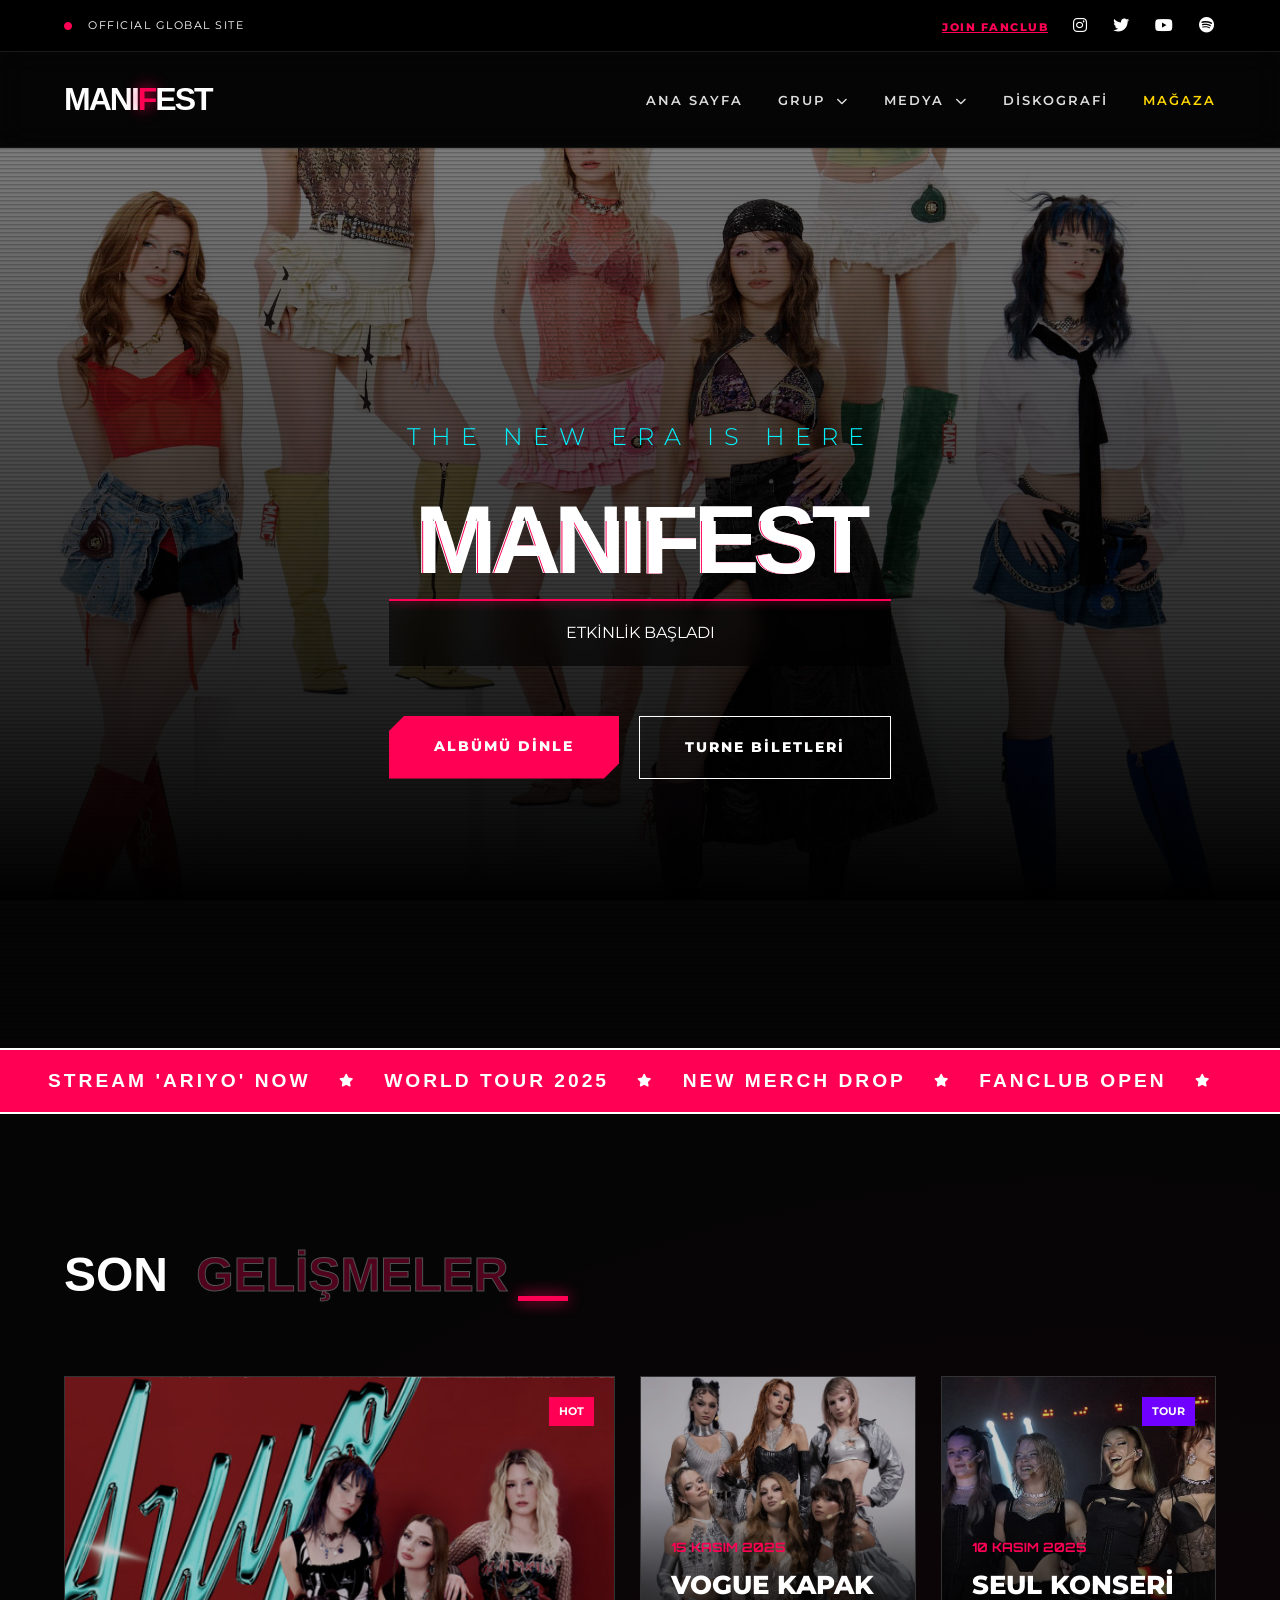
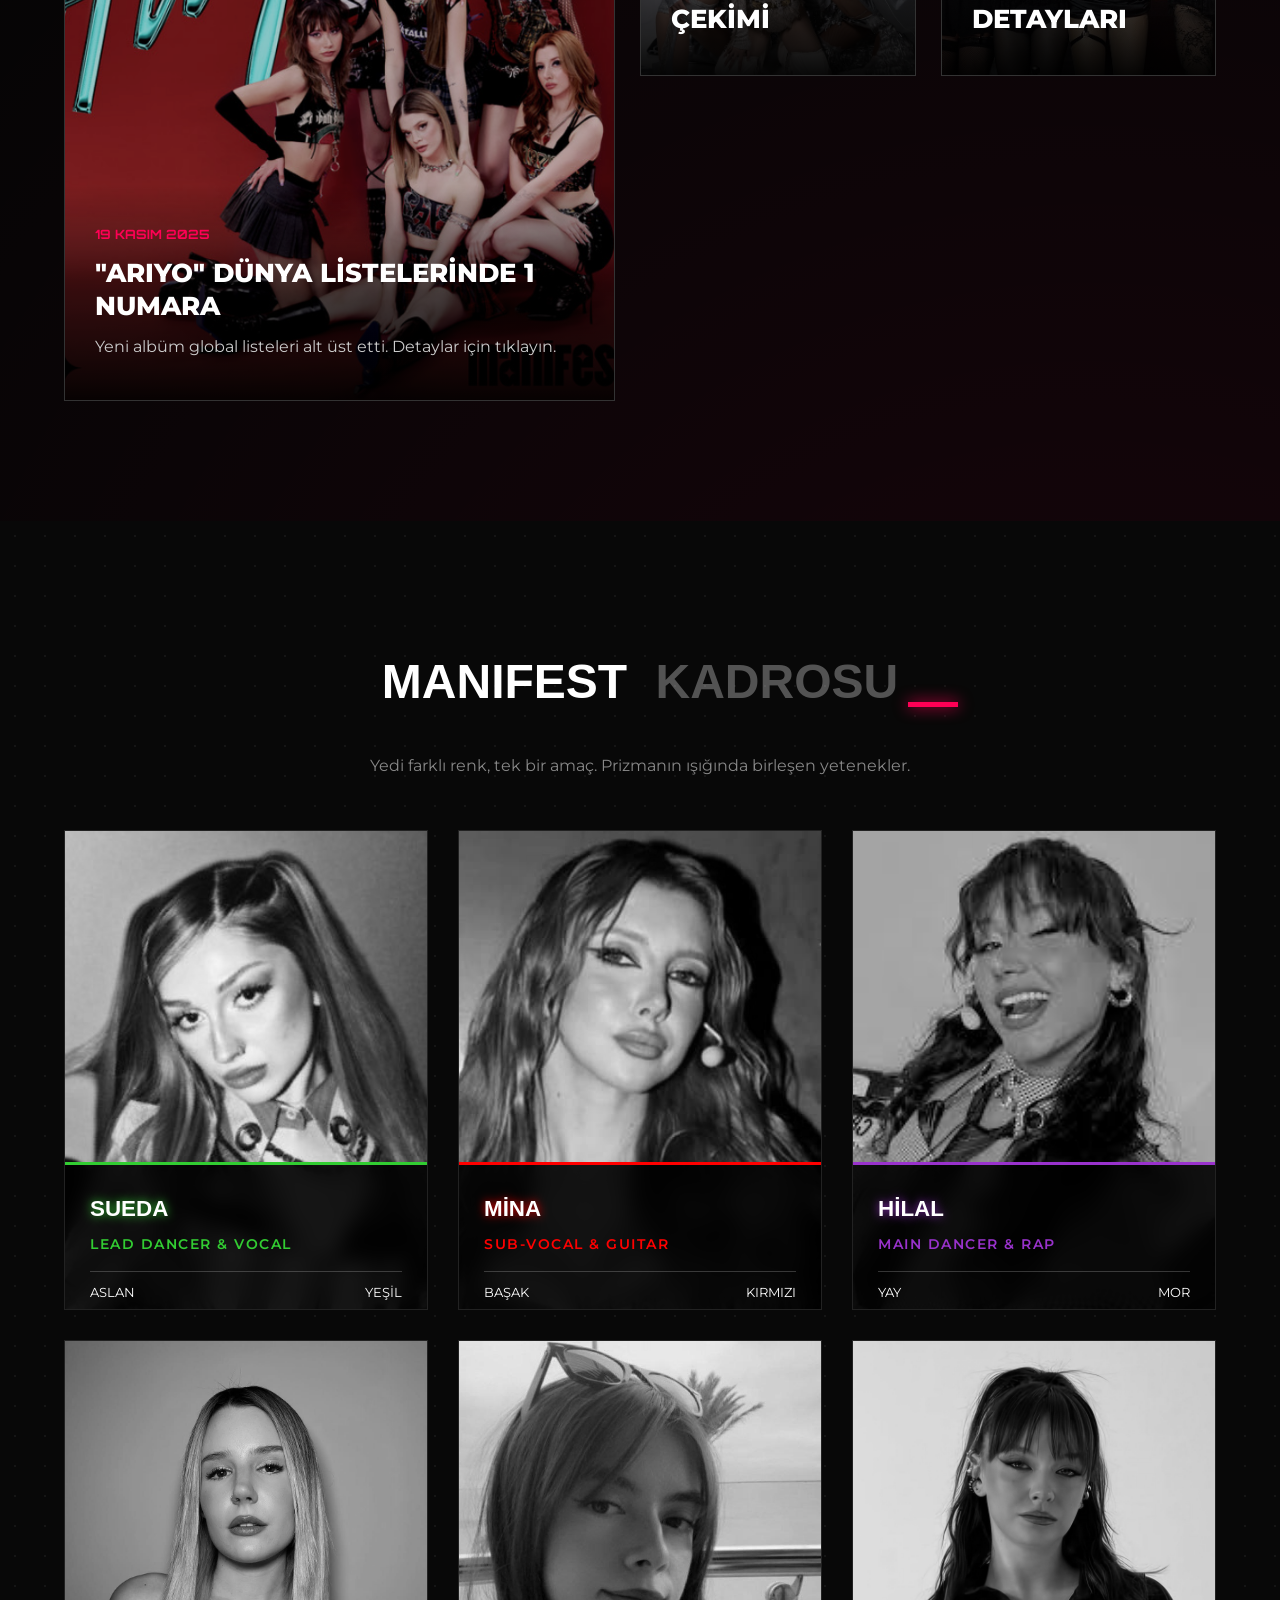
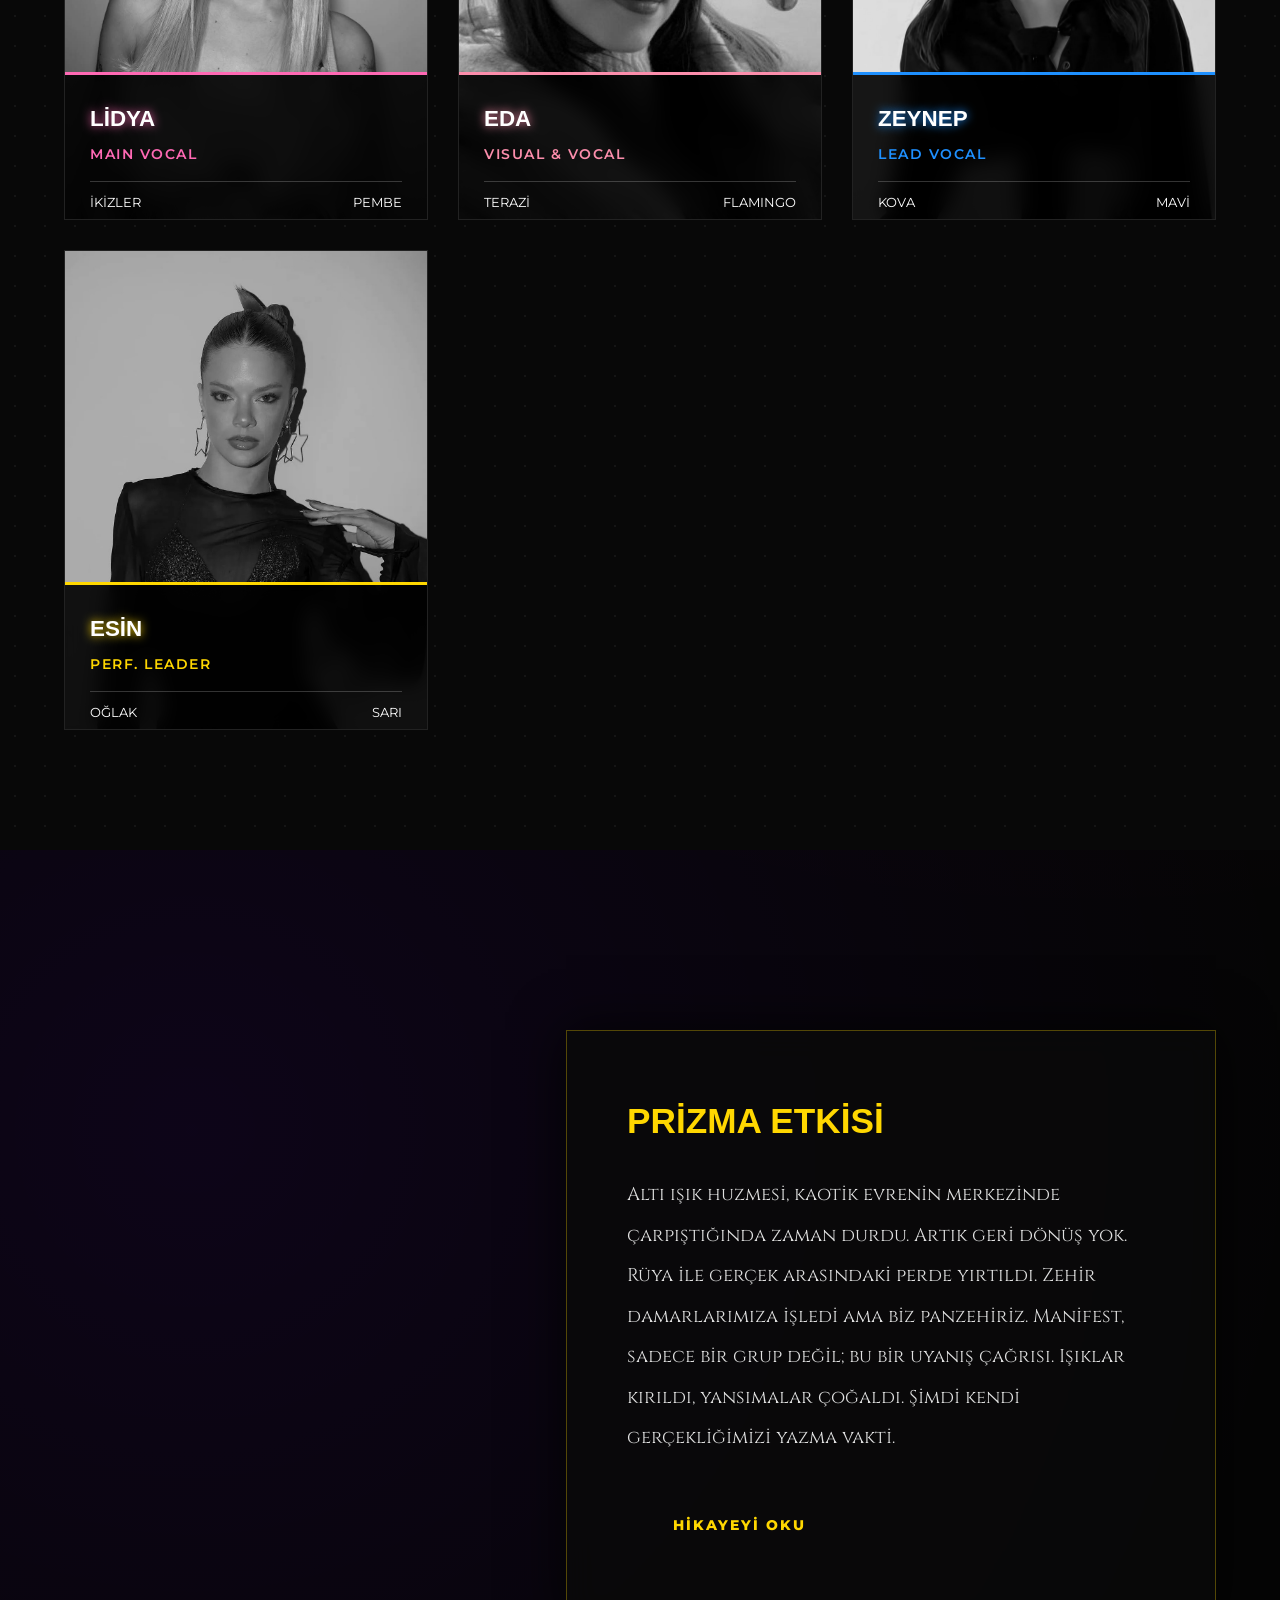
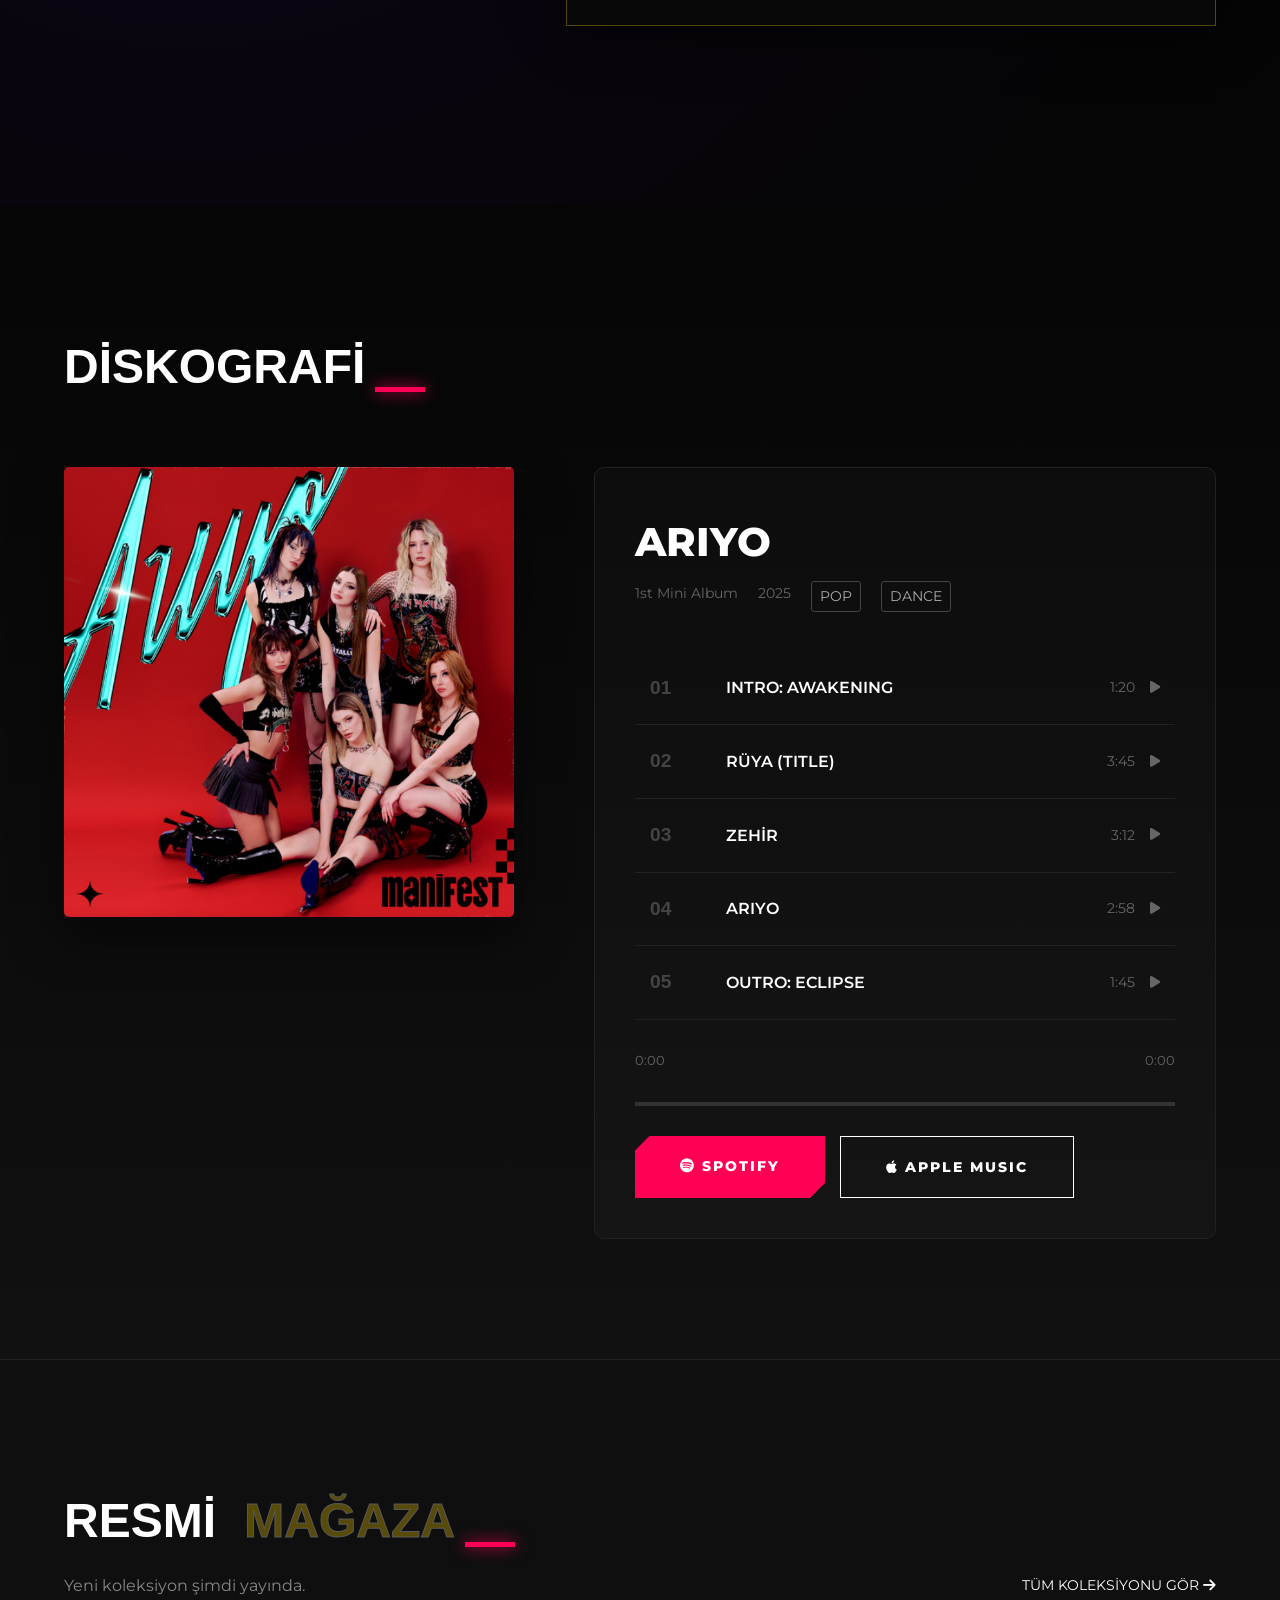
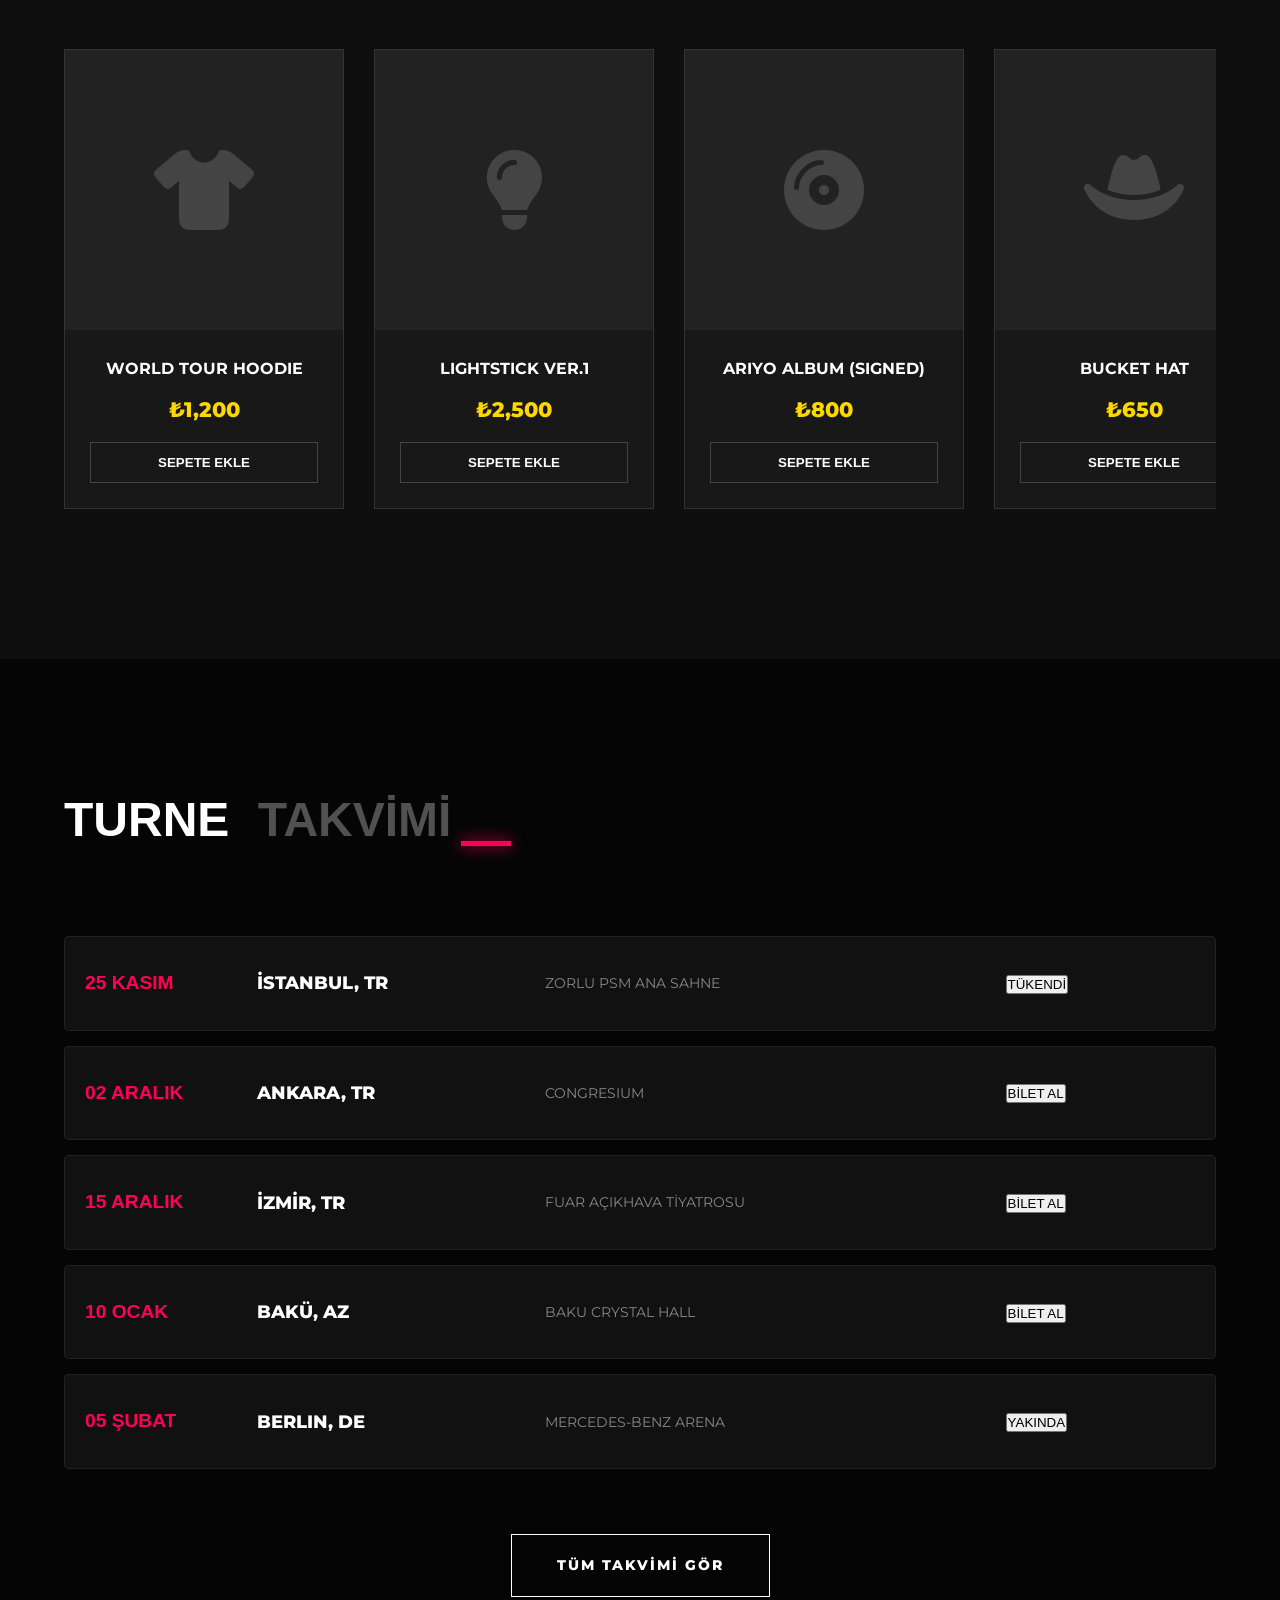
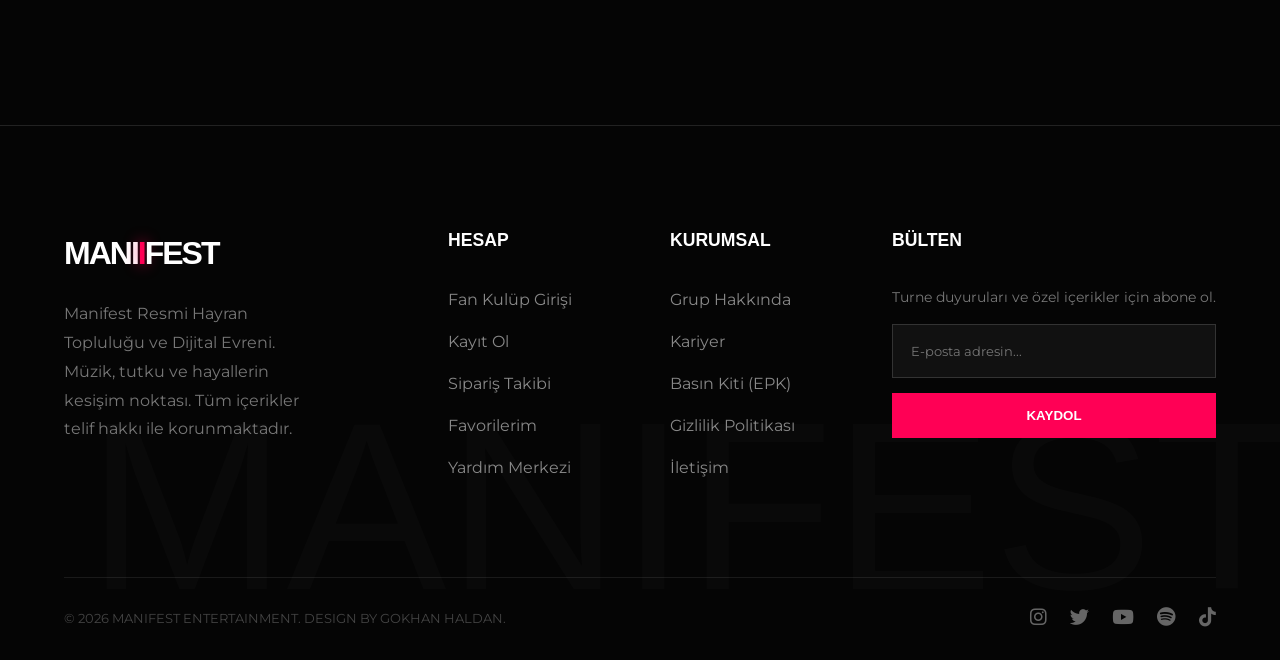
<file: index.html>
<!DOCTYPE html>
<html lang="tr">
<head>
    <meta charset="UTF-8">
    <meta http-equiv="X-UA-Compatible" content="IE=edge">
    <meta name="viewport" content="width=device-width, initial-scale=1.0, maximum-scale=1.0, user-scalable=no">
    
    <title>MANIFEST | The Official Digital Universe</title>
    <meta name="description" content="Manifest Grubu Resmi Dijital Evreni. Yeni albüm 'ARIYO', Konser Takvimi, M-Lore Hikayesi, Resmi Mağaza ve Global Fan Kulüp Üyeliği.">
    <meta name="keywords" content="MANIFEST, T-Pop, Girl Group, Music, Concerts, Merch, Manifest Üyeleri, Ariyo, Rüya, Zehir">
    <meta name="author" content="Manifest Entertainment">
    <meta name="theme-color" content="#ff0055">
    
    <link rel="icon" type="image/png" href="pictures/favicon.png"> 
    
    <link rel="stylesheet" href="https://cdnjs.cloudflare.com/ajax/libs/font-awesome/6.5.1/css/all.min.css" />
    <link href="https://fonts.googleapis.com/css2?family=Montserrat:wght@100;200;300;400;500;600;700;800;900&family=Syncopate:wght@400;700&family=Cinzel:wght@400;700&family=Orbitron:wght@400;700&display=swap" rel="stylesheet">

    <style>
        /* =========================================
           1. CSS VARIABLES & RESET
           ========================================= */
        :root {
            /* Colors */
            --primary: #ff0055;
            --primary-dim: #b3003b;
            --primary-glow: rgba(255, 0, 85, 0.6);
            
            --secondary: #7000ff;
            --secondary-glow: rgba(112, 0, 255, 0.6);
            
            --accent: #00f2ff; /* Cyber Cyan */
            --gold: #ffd700;
            
            /* Backgrounds */
            --dark-bg: #050505;
            --panel-bg: #121212;
            --card-bg: rgba(20, 20, 20, 0.95);
            
            /* Typography */
            --font-main: 'Montserrat', sans-serif;
            --font-header: 'Syncopate', sans-serif;
            --font-lore: 'Cinzel', serif;
            
            /* Borders & Effects */
            --border: 1px solid rgba(255, 255, 255, 0.1);
            --glass: rgba(255, 255, 255, 0.05);
            --backdrop: blur(20px);
            --shadow-standard: 0 10px 30px rgba(0,0,0,0.5);
        }

        * {
            margin: 0;
            padding: 0;
            box-sizing: border-box;
            outline: none;
        }

        html {
            scroll-behavior: smooth;
        }

        body {
            background-color: var(--dark-bg);
            color: #ffffff;
            font-family: var(--font-main);
            overflow-x: hidden;
            line-height: 1.7;
            /* Arkaplan Deseni */
            background-image: 
                radial-gradient(circle at 15% 50%, rgba(112, 0, 255, 0.08), transparent 25%), 
                radial-gradient(circle at 85% 30%, rgba(255, 0, 85, 0.08), transparent 25%);
        }

        /* Custom Scrollbar */
        ::-webkit-scrollbar {
            width: 8px;
        }
        ::-webkit-scrollbar-track {
            background: var(--dark-bg);
        }
        ::-webkit-scrollbar-thumb {
            background: linear-gradient(to bottom, var(--primary), var(--secondary));
            border-radius: 4px;
        }
        ::-webkit-scrollbar-thumb:hover {
            background: var(--primary);
        }

        ::selection {
            background: var(--primary);
            color: white;
            text-shadow: 0 0 10px white;
        }

        /* =========================================
           2. UTILITY CLASSES & ANIMATIONS
           ========================================= */
        .container {
            width: 90%;
            max-width: 1400px;
            margin: 0 auto;
        }

        .glitch-text {
            position: relative;
            color: white;
        }
        .glitch-text::before,
        .glitch-text::after {
            content: attr(data-text);
            position: absolute;
            top: 0;
            left: 0;
            width: 100%;
            height: 100%;
        }
        .glitch-text::before {
            left: 2px;
            text-shadow: -1px 0 var(--primary);
            clip: rect(24px, 550px, 90px, 0);
            animation: glitch-anim-2 3s infinite linear alternate-reverse;
        }
        .glitch-text::after {
            left: -2px;
            text-shadow: -1px 0 var(--accent);
            clip: rect(85px, 550px, 140px, 0);
            animation: glitch-anim 2.5s infinite linear alternate-reverse;
        }

        @keyframes glitch-anim {
            0% { clip: rect(10px, 9999px, 30px, 0); }
            20% { clip: rect(80px, 9999px, 10px, 0); }
            40% { clip: rect(40px, 9999px, 60px, 0); }
            60% { clip: rect(20px, 9999px, 80px, 0); }
            80% { clip: rect(60px, 9999px, 40px, 0); }
            100% { clip: rect(30px, 9999px, 70px, 0); }
        }
        @keyframes glitch-anim-2 {
            0% { clip: rect(60px, 9999px, 10px, 0); }
            20% { clip: rect(20px, 9999px, 80px, 0); }
            40% { clip: rect(80px, 9999px, 40px, 0); }
            60% { clip: rect(10px, 9999px, 60px, 0); }
            80% { clip: rect(50px, 9999px, 20px, 0); }
            100% { clip: rect(70px, 9999px, 90px, 0); }
        }

        @keyframes pulse-glow {
            0% { box-shadow: 0 0 5px var(--primary-glow); }
            50% { box-shadow: 0 0 20px var(--primary-glow), 0 0 40px var(--primary); }
            100% { box-shadow: 0 0 5px var(--primary-glow); }
        }

        /* Reveal Animation */
        .reveal {
            opacity: 0;
            transform: translateY(60px);
            transition: all 1s cubic-bezier(0.165, 0.84, 0.44, 1);
        }
        .reveal.active {
            opacity: 1;
            transform: translateY(0);
        }

        /* =========================================
           3. PRELOADER
           ========================================= */
        #preloader {
            position: fixed;
            top: 0;
            left: 0;
            width: 100%;
            height: 100%;
            background: #000;
            z-index: 99999;
            display: flex;
            justify-content: center;
            align-items: center;
            flex-direction: column;
        }
        .loader-content {
            text-align: center;
        }
        .loader-text {
            font-family: var(--font-header);
            font-weight: 900;
            font-size: 4rem;
            letter-spacing: 15px;
            background: linear-gradient(to right, #fff, #555);
            -webkit-background-clip: text;
            -webkit-text-fill-color: transparent;
            margin-bottom: 20px;
            animation: blink 2s infinite;
        }
        .loader-line-wrapper {
            width: 300px;
            height: 2px;
            background: #222;
            position: relative;
            overflow: hidden;
            margin: 0 auto;
        }
        .loader-line {
            position: absolute;
            top: 0;
            left: 0;
            height: 100%;
            width: 0%;
            background: var(--primary);
            box-shadow: 0 0 10px var(--primary);
            transition: width 0.2s ease; /* JS ile kontrol edilecek */
        }
        .loader-status {
            margin-top: 10px;
            font-size: 0.8rem;
            color: #666;
            letter-spacing: 2px;
            font-family: 'Orbitron', sans-serif;
        }

        /* =========================================
           4. HEADER & NAVIGATION
           ========================================= */
        .top-bar {
            background: #000;
            border-bottom: var(--border);
            padding: 12px 5%;
            display: flex;
            justify-content: space-between;
            align-items: center;
            font-size: 0.7rem;
            letter-spacing: 1.5px;
            text-transform: uppercase;
            position: relative;
            z-index: 1001;
        }
        .tb-left span { color: var(--primary); margin-right: 10px; }
        .tb-social a {
            margin-left: 20px;
            color: var(--text-muted); /* #a0a0a0 */
            transition: all 0.3s ease;
            font-size: 1rem;
        }
        .tb-social a:hover {
            color: var(--primary);
            transform: scale(1.2);
            text-shadow: 0 0 10px var(--primary);
        }
        .join-fanclub {
            margin-left: 25px;
            color: var(--primary) !important;
            font-weight: 800;
            position: relative;
        }
        .join-fanclub::after {
            content: '';
            position: absolute;
            bottom: -2px;
            left: 0;
            width: 0;
            height: 1px;
            background: var(--primary);
            transition: 0.3s;
        }
        .join-fanclub:hover::after { width: 100%; }

        nav {
            position: sticky;
            top: 0;
            z-index: 1000;
            padding: 20px 5%;
            display: flex;
            justify-content: space-between;
            align-items: center;
            background: rgba(5, 5, 5, 0.8);
            backdrop-filter: blur(15px);
            border-bottom: 1px solid rgba(255, 255, 255, 0.05);
            transition: all 0.4s ease;
        }
        nav.scrolled {
            padding: 15px 5%;
            background: rgba(0, 0, 0, 0.95);
            border-bottom: 1px solid var(--primary);
        }

        .logo {
            font-family: var(--font-header);
            font-weight: 900;
            font-size: 2rem;
            letter-spacing: -2px;
            color: white;
            text-decoration: none;
            display: flex;
            align-items: center;
        }
        .logo span { color: var(--primary); text-shadow: 0 0 15px var(--primary); }

        .nav-menu {
            display: flex;
            list-style: none;
            gap: 35px;
        }
        .nav-link {
            color: #ddd;
            text-decoration: none;
            font-weight: 600;
            font-size: 0.8rem;
            letter-spacing: 2px;
            text-transform: uppercase;
            position: relative;
            padding: 10px 0;
            transition: 0.3s;
        }
        .nav-link::before {
            content: '';
            position: absolute;
            bottom: 0;
            left: 50%;
            transform: translateX(-50%);
            width: 0;
            height: 2px;
            background: var(--primary);
            transition: 0.4s cubic-bezier(0.175, 0.885, 0.32, 1.275);
            box-shadow: 0 0 10px var(--primary);
        }
        .nav-link:hover { color: white; }
        .nav-link:hover::before { width: 100%; }

        /* Dropdown Logic */
        .dropdown { position: relative; }
        .dropdown-content {
            position: absolute;
            top: 120%;
            left: -25px;
            min-width: 240px;
            background: #0a0a0a;
            border: 1px solid var(--border);
            opacity: 0;
            visibility: hidden;
            transform: translateY(20px);
            transition: all 0.3s cubic-bezier(0.4, 0, 0.2, 1);
            display: flex;
            flex-direction: column;
            padding: 15px 0;
            box-shadow: 0 20px 50px rgba(0,0,0,0.8);
            border-left: 3px solid var(--primary);
        }
        .dropdown:hover .dropdown-content {
            opacity: 1;
            visibility: visible;
            top: 100%;
            transform: translateY(0);
        }
        .dropdown-content a {
            padding: 15px 25px;
            color: #aaa;
            text-decoration: none;
            font-size: 0.8rem;
            font-weight: 500;
            border-bottom: 1px solid #1a1a1a;
            transition: 0.2s;
            display: flex;
            justify-content: space-between;
        }
        .dropdown-content a:hover {
            background: rgba(255, 0, 85, 0.1);
            color: white;
            padding-left: 35px;
        }
        .dropdown-content a span { font-size: 0.7rem; opacity: 0.5; }

        /* Burger Menu */
        .burger { display: none; cursor: pointer; z-index: 2000;}
        .burger div { width: 30px; height: 2px; background-color: white; margin: 6px; transition: 0.4s; }
        
        /* =========================================
           5. HERO SECTION
           ========================================= */
        .hero {
            height: 100vh;
            width: 100%;
            background: linear-gradient(to bottom, rgba(0,0,0,0.4), rgba(0,0,0,1)), url('pictures/gallery/1.jpeg');
            background-size: cover;
            background-position: center;
            background-attachment: fixed;
            display: flex;
            align-items: center;
            justify-content: center;
            text-align: center;
            position: relative;
            overflow: hidden;
        }
        /* Video Overlay Effect (CSS Only) */
        .hero::after {
            content: '';
            position: absolute;
            top: 0; left: 0; width: 100%; height: 100%;
            background: repeating-linear-gradient(
                0deg,
                transparent,
                transparent 2px,
                rgba(0, 0, 0, 0.2) 3px,
                rgba(0, 0, 0, 0.2) 4px
            );
            pointer-events: none;
            z-index: 1;
        }

        .hero-inner {
            max-width: 1100px;
            z-index: 3;
            padding: 0 20px;
            animation: fadeInUp 1.5s ease-out;
        }

        @keyframes fadeInUp {
            from { opacity: 0; transform: translateY(50px); }
            to { opacity: 1; transform: translateY(0); }
        }

        .hero h1 {
            font-family: var(--font-header);
            font-size: 6rem;
            font-weight: 900;
            line-height: 0.9;
            margin-bottom: 15px;
            text-transform: uppercase;
            letter-spacing: -5px;
        }
        .hero-subtitle {
            font-size: 1.5rem;
            letter-spacing: 10px;
            color: var(--accent);
            margin-bottom: 40px;
            font-weight: 300;
            text-transform: uppercase;
        }

        /* Countdown Styling */
        .countdown {
            display: flex;
            gap: 30px;
            justify-content: center;
            margin-bottom: 50px;
            flex-wrap: wrap;
        }
        .cd-box {
            background: rgba(0, 0, 0, 0.6);
            backdrop-filter: blur(10px);
            border: 1px solid var(--border);
            padding: 20px 30px;
            border-radius: 0px;
            min-width: 120px;
            position: relative;
            overflow: hidden;
        }
        .cd-box::before {
            content: '';
            position: absolute; top: 0; left: 0; width: 100%; height: 2px;
            background: var(--primary);
            box-shadow: 0 0 10px var(--primary);
        }
        .cd-number {
            font-size: 3.5rem;
            font-weight: 800;
            display: block;
            font-family: var(--font-header);
            line-height: 1;
        }
        .cd-label {
            font-size: 0.75rem;
            text-transform: uppercase;
            color: var(--text-muted);
            letter-spacing: 2px;
            margin-top: 5px;
            display: block;
        }

        /* Buttons */
        .btn-group {
            display: flex;
            gap: 20px;
            justify-content: center;
        }
        .cta-btn {
            padding: 18px 45px;
            font-weight: 800;
            letter-spacing: 2px;
            text-transform: uppercase;
            cursor: pointer;
            transition: all 0.3s cubic-bezier(0.25, 0.46, 0.45, 0.94);
            text-decoration: none;
            display: inline-block;
            font-size: 0.9rem;
            position: relative;
            z-index: 1;
            overflow: hidden;
        }
        .btn-fill {
            background: var(--primary);
            color: white;
            border: none;
            clip-path: polygon(15px 0, 100% 0, 100% calc(100% - 15px), calc(100% - 15px) 100%, 0 100%, 0 15px);
        }
        .btn-fill::before {
            content: '';
            position: absolute; top: 0; left: -100%; width: 100%; height: 100%;
            background: linear-gradient(90deg, transparent, rgba(255,255,255,0.4), transparent);
            transition: 0.5s;
            z-index: -1;
        }
        .btn-fill:hover::before { left: 100%; }
        .btn-fill:hover {
            background: white;
            color: black;
            box-shadow: 0 0 30px var(--primary);
        }
        
        .btn-outline {
            background: transparent;
            border: 1px solid white;
            color: white;
        }
        .btn-outline:hover {
            background: rgba(255,255,255,0.1);
            border-color: var(--primary);
            color: var(--primary);
            box-shadow: inset 0 0 20px rgba(255,0,85,0.2);
        }

        /* =========================================
           6. MARQUEE STRIP
           ========================================= */
        .marquee-container {
            background: var(--primary);
            color: white;
            overflow: hidden;
            padding: 15px 0;
            border-top: 2px solid white;
            border-bottom: 2px solid white;
            position: relative;
            z-index: 5;
        }
        .marquee-content {
            display: flex;
            width: 200%;
            animation: marquee 25s linear infinite;
        }
        .marquee-item {
            flex: 1;
            text-align: center;
            font-weight: 900;
            letter-spacing: 3px;
            font-size: 1.2rem;
            font-family: var(--font-header);
            text-transform: uppercase;
            white-space: nowrap;
        }
        .marquee-item i { margin: 0 20px; font-size: 0.8rem; vertical-align: middle; }

        /* =========================================
           7. LATEST NEWS (GRID)
           ========================================= */
        .section { padding: 120px 5%; position: relative; }
        .section-title {
            font-family: var(--font-header);
            font-size: 3rem;
            margin-bottom: 60px;
            position: relative;
            display: inline-block;
            z-index: 2;
        }
        .section-title::before {
            content: '';
            position: absolute;
            bottom: 15px;
            right: -60px;
            width: 50px;
            height: 5px;
            background: var(--primary);
            box-shadow: 0 0 15px var(--primary);
        }
        .section-title span { color: #444; -webkit-text-stroke: 1px white; margin-left: 15px; opacity: 0.3; }

        .news-grid {
            display: grid;
            grid-template-columns: 2fr 1fr 1fr;
            grid-template-rows: 300px 300px;
            gap: 25px;
        }
        .news-item {
            position: relative;
            overflow: hidden;
            border: 1px solid #333;
            cursor: pointer;
            background: #000;
        }
        .news-item:nth-child(1) { grid-row: span 2; }
        
        .news-item img {
            width: 100%;
            height: 100%;
            object-fit: cover;
            transition: transform 0.6s cubic-bezier(0.215, 0.610, 0.355, 1);
            filter: brightness(0.8) grayscale(30%);
        }
        .news-item:hover img {
            transform: scale(1.1);
            filter: brightness(1) grayscale(0%);
        }
        .news-overlay {
            position: absolute;
            bottom: 0;
            left: 0;
            width: 100%;
            padding: 40px 30px;
            background: linear-gradient(to top, rgba(0,0,0,0.95) 0%, rgba(0,0,0,0.6) 50%, transparent 100%);
            transition: 0.3s;
        }
        .news-date {
            color: var(--primary);
            font-size: 0.8rem;
            font-weight: bold;
            margin-bottom: 10px;
            display: block;
            font-family: 'Orbitron', sans-serif;
        }
        .news-headline {
            font-size: 1.6rem;
            font-weight: 800;
            line-height: 1.3;
            color: white;
            text-transform: uppercase;
        }
        .news-tag {
            position: absolute;
            top: 20px;
            right: 20px;
            background: var(--primary);
            color: white;
            padding: 5px 10px;
            font-size: 0.7rem;
            font-weight: bold;
            text-transform: uppercase;
            z-index: 2;
        }

        /* =========================================
           8. MEMBERS SHOWCASE
           ========================================= */
        #members {
            background: #080808;
            background-image: radial-gradient(#151515 1px, transparent 1px);
            background-size: 30px 30px;
        }
        .members-grid {
            display: grid;
            grid-template-columns: repeat(auto-fit, minmax(280px, 1fr));
            gap: 30px;
        }
        .member-card {
            position: relative;
            height: 480px;
            overflow: hidden;
            border-radius: 0;
            background: #111;
            border: 1px solid #222;
            transition: all 0.4s ease;
            cursor: pointer;
        }
        .member-card::before {
            content: '';
            position: absolute; top: 0; left: 0; width: 100%; height: 100%;
            border: 1px solid var(--member-color);
            opacity: 0;
            transition: 0.4s;
            z-index: 2;
            pointer-events: none;
        }
        .member-card:hover {
            transform: translateY(-10px);
            box-shadow: 0 15px 40px rgba(0,0,0,0.6);
        }
        .member-card:hover::before { opacity: 1; }
        
        .member-card img {
            width: 100%;
            height: 100%;
            object-fit: cover;
            transition: 0.6s;
            filter: grayscale(100%);
        }
        .member-card:hover img {
            transform: scale(1.05);
            filter: grayscale(0%);
        }
        
        .member-info {
            position: absolute;
            bottom: 0;
            left: 0;
            width: 100%;
            padding: 25px;
            background: rgba(0,0,0,0.9);
            backdrop-filter: blur(10px);
            border-top: 3px solid var(--member-color);
            transform: translateY(20px);
            transition: 0.4s;
        }
        .member-card:hover .member-info { transform: translateY(0); }
        
        .member-name {
            font-family: var(--font-header);
            font-weight: 800;
            font-size: 1.4rem;
            margin-bottom: 5px;
            color: white;
            text-shadow: 0 0 10px var(--member-color);
        }
        .member-role {
            font-size: 0.85rem;
            color: var(--member-color);
            text-transform: uppercase;
            letter-spacing: 1.5px;
            font-weight: 600;
        }
        
        /* Unique Member Colors */
        .card-green { --member-color: #32cd32; }
        .card-red { --member-color: #ff0000; }
        .card-purple { --member-color: #9932cc; }
        .card-pink { --member-color: #ff69b4; }
        .card-flamingo { --member-color: #fc8eac; }
        .card-blue { --member-color: #1e90ff; }
        .card-yellow { --member-color: #ffd700; }

        /* =========================================
           9. LORE SECTION (Parallax)
           ========================================= */
        .lore-bg {
            background: linear-gradient(rgba(0,0,0,0.7), rgba(0,0,0,0.7)), url('pictures/gallery/11.jpg');
            background-attachment: fixed;
            background-position: center;
            background-size: cover;
            padding: 180px 5%;
            display: flex;
            align-items: center;
            justify-content: flex-end;
        }
        .lore-card {
            background: rgba(10, 10, 10, 0.85);
            backdrop-filter: blur(15px);
            padding: 60px;
            max-width: 650px;
            border: 1px solid rgba(255, 215, 0, 0.3);
            position: relative;
            box-shadow: 0 0 50px rgba(0,0,0,0.8);
        }
        .lore-card::after {
            content: '';
            position: absolute; top: 10px; left: 10px; right: 10px; bottom: 10px;
            border: 1px solid rgba(255, 215, 0, 0.1);
            pointer-events: none;
        }
        .chapter-tag {
            position: absolute; top: -15px; left: 40px;
            background: var(--gold);
            color: black;
            padding: 5px 20px;
            font-weight: 800;
            font-family: var(--font-header);
            letter-spacing: 2px;
        }
        .lore-title {
            font-family: var(--font-header);
            color: var(--gold);
            font-size: 2.2rem;
            margin-bottom: 25px;
        }
        .lore-text {
            font-family: var(--font-lore);
            font-size: 1.15rem;
            line-height: 2.2;
            color: #e0e0e0;
            margin-bottom: 35px;
        }

        /* =========================================
           10. ADVANCED MUSIC PLAYER
           ========================================= */
        #music {
            background: linear-gradient(180deg, #050505 0%, #111 100%);
            position: relative;
        }
        .disco-container {
            display: flex;
            gap: 80px;
            align-items: flex-start;
            flex-wrap: wrap;
        }
        
        /* Vinyl & Cover Art */
        .album-wrapper {
            position: relative;
            width: 450px;
            height: 450px;
            perspective: 1000px;
        }
        .album-art {
            width: 100%;
            height: 100%;
            background: #222;
            position: absolute;
            top: 0; left: 0;
            box-shadow: 0 20px 50px rgba(0,0,0,0.5);
            border-radius: 5px;
            overflow: hidden;
            z-index: 2;
            transition: transform 0.5s;
        }
        .album-art img { width: 100%; height: 100%; object-fit: cover; }
        
        .vinyl-disc {
            position: absolute;
            top: 5px; left: 5px;
            width: 440px; height: 440px;
            background: url('https://pngimg.com/uploads/vinyl/vinyl_PNG38.png') no-repeat center/contain;
            z-index: 1;
            transition: transform 0.8s cubic-bezier(0.4, 0, 0.2, 1);
        }
        .playing .vinyl-disc {
            transform: translateX(200px) rotate(360deg);
            animation: spin 4s linear infinite;
        }
        .playing .album-art {
            box-shadow: -20px 20px 50px rgba(255, 0, 85, 0.2);
        }

        /* Tracklist UI */
        .player-ui {
            flex: 1;
            background: rgba(255,255,255,0.02);
            border: 1px solid #222;
            padding: 40px;
            border-radius: 10px;
        }
        .album-header h3 {
            font-size: 2.5rem;
            margin-bottom: 5px;
            font-weight: 800;
        }
        .album-meta {
            color: #666;
            margin-bottom: 40px;
            display: flex;
            gap: 20px;
            font-size: 0.9rem;
        }
        .badge {
            border: 1px solid #444;
            padding: 2px 8px;
            border-radius: 3px;
            color: #aaa;
        }

        /* Track Item */
        .track {
            display: flex;
            justify-content: space-between;
            align-items: center;
            padding: 20px 15px;
            border-bottom: 1px solid #222;
            transition: 0.3s;
            cursor: pointer;
        }
        .track:hover {
            background: rgba(255, 255, 255, 0.03);
            border-left: 4px solid var(--primary);
            padding-left: 20px;
        }
        .track.active-track {
            background: linear-gradient(90deg, rgba(255,0,85,0.1), transparent);
            border-left: 4px solid var(--primary);
            padding-left: 20px;
        }
        
        .t-left { display: flex; align-items: center; gap: 20px; }
        .track-num {
            color: #444;
            font-family: var(--font-header);
            font-weight: bold;
            font-size: 1.2rem;
        }
        .active-track .track-num { color: var(--primary); }
        
        .track-title { font-weight: 600; font-size: 1rem; }
        .active-track .track-title { color: var(--primary); }
        
        .t-right { display: flex; align-items: center; gap: 15px; color: #666; font-size: 0.85rem; }
        .equalizer {
            display: flex; gap: 3px; height: 15px; align-items: flex-end; opacity: 0;
        }
        .active-track .equalizer { opacity: 1; }
        .bar { width: 3px; background: var(--primary); animation: eq 0.5s infinite ease-in-out alternate; }
        .bar:nth-child(1) { height: 60%; animation-delay: 0.1s; }
        .bar:nth-child(2) { height: 30%; animation-delay: 0.2s; }
        .bar:nth-child(3) { height: 90%; animation-delay: 0.3s; }

        @keyframes eq { 0% { height: 20%; } 100% { height: 100%; } }

        /* Progress Bar (JS Controlled) */
        #progress-container {
            width: 100%;
            height: 4px;
            background: #333;
            margin-top: 30px;
            cursor: pointer;
            position: relative;
        }
        #progress {
            width: 0%;
            height: 100%;
            background: var(--primary);
            position: relative;
        }
        #progress::after {
            content: '';
            position: absolute; right: -5px; top: -3px;
            width: 10px; height: 10px;
            background: white;
            border-radius: 50%;
            opacity: 0;
            transition: 0.2s;
        }
        #progress-container:hover #progress::after { opacity: 1; }

        /* =========================================
           11. MERCH STORE
           ========================================= */
        #store { background: #0f0f0f; border-top: 1px solid #222; }
        .merch-header {
            display: flex; justify-content: space-between; align-items: flex-end; margin-bottom: 50px;
        }
        .view-all-link {
            color: white;
            text-decoration: none;
            font-size: 0.9rem;
            border-bottom: 1px solid transparent;
            transition: 0.3s;
        }
        .view-all-link:hover { color: var(--primary); border-color: var(--primary); }

        .merch-slider {
            display: flex;
            gap: 30px;
            overflow-x: auto;
            padding-bottom: 30px;
            scrollbar-width: thin;
        }
        .product-card {
            min-width: 280px;
            background: #181818;
            border: 1px solid #333;
            padding: 0;
            transition: 0.3s;
            position: relative;
            display: flex;
            flex-direction: column;
        }
        .product-card:hover {
            border-color: var(--gold);
            transform: translateY(-5px);
        }
        
        .product-img-box {
            height: 280px;
            background: #222;
            display: flex;
            align-items: center;
            justify-content: center;
            position: relative;
        }
        .product-img-box i { font-size: 5rem; color: #444; transition: 0.3s; }
        .product-card:hover .product-img-box i { color: white; transform: scale(1.1); }
        
        .product-details { padding: 25px; text-align: center; }
        .product-tag {
            position: absolute; top: 15px; right: 15px;
            background: var(--primary);
            color: white;
            font-size: 0.65rem;
            font-weight: bold;
            padding: 4px 10px;
            letter-spacing: 1px;
        }
        .product-title {
            font-weight: 700;
            margin-bottom: 10px;
            font-size: 1rem;
        }
        .price {
            color: var(--gold);
            font-weight: 800;
            font-size: 1.3rem;
            margin-bottom: 15px;
            display: block;
        }
        .add-btn {
            width: 100%;
            padding: 12px;
            background: transparent;
            border: 1px solid #444;
            color: #fff;
            cursor: pointer;
            font-weight: 600;
            transition: 0.3s;
        }
        .add-btn:hover { background: var(--gold); color: black; border-color: var(--gold); }

        /* =========================================
           12. TOUR TABLE
           ========================================= */
        .tour-table {
            width: 100%;
            border-collapse: separate;
            border-spacing: 0 15px;
        }
        .tour-row {
            background: #111;
            transition: 0.3s;
        }
        .tour-row:hover {
            background: #1a1a1a;
            transform: scale(1.01);
            box-shadow: 0 5px 20px rgba(0,0,0,0.5);
        }
        .tour-cell {
            padding: 30px 20px;
            border-top: 1px solid #222;
            border-bottom: 1px solid #222;
        }
        .tour-row td:first-child { border-left: 1px solid #222; border-top-left-radius: 5px; border-bottom-left-radius: 5px; }
        .tour-row td:last-child { border-right: 1px solid #222; border-top-right-radius: 5px; border-bottom-right-radius: 5px; }
        
        .date-cell {
            font-family: var(--font-header);
            color: var(--primary);
            font-weight: 700;
            font-size: 1.2rem;
            width: 15%;
        }
        .location-cell { font-weight: 800; font-size: 1.1rem; width: 25%; }
        .venue-cell { color: #888; font-size: 0.9rem; width: 40%; }
        
        /* =========================================
           13. FOOTER
           ========================================= */
        footer {
            background: #050505;
            padding: 100px 5% 30px;
            border-top: 1px solid #222;
            position: relative;
            overflow: hidden;
        }
        /* Decorative background elements */
        footer::before {
            content: 'MANIFEST';
            position: absolute;
            bottom: -50px;
            right: -20px;
            font-family: var(--font-header);
            font-size: 15rem;
            color: rgba(255,255,255,0.02);
            pointer-events: none;
            z-index: 0;
        }

        .footer-grid {
            display: grid;
            grid-template-columns: 2fr 1fr 1fr 2fr;
            gap: 60px;
            margin-bottom: 80px;
            position: relative;
            z-index: 1;
        }
        .f-brand p { width: 80%; line-height: 1.8; color: #777; margin-top: 20px; }
        
        .f-links h4, .f-newsletter h4 {
            font-family: var(--font-header);
            margin-bottom: 30px;
            color: white;
            font-size: 1.1rem;
        }
        .f-links ul { list-style: none; }
        .f-links li { margin-bottom: 15px; }
        .f-links a {
            color: #888;
            text-decoration: none;
            transition: 0.3s;
            display: inline-block;
        }
        .f-links a:hover { color: var(--primary); transform: translateX(5px); }

        .newsletter-box { position: relative; }
        .newsletter-box input {
            width: 100%;
            padding: 18px;
            background: #111;
            border: 1px solid #333;
            color: white;
            font-family: var(--font-main);
        }
        .newsletter-box input:focus { border-color: var(--primary); }
        .newsletter-btn {
            margin-top: 15px;
            width: 100%;
            padding: 15px;
            background: var(--primary);
            color: white;
            border: none;
            font-weight: bold;
            cursor: pointer;
            transition: 0.3s;
        }
        .newsletter-btn:hover { background: white; color: black; }

        .footer-bottom {
            border-top: 1px solid #1a1a1a;
            padding-top: 30px;
            display: flex;
            justify-content: space-between;
            align-items: center;
            color: #444;
            font-size: 0.8rem;
        }
        .social-icons i {
            font-size: 1.2rem;
            margin-left: 20px;
            cursor: pointer;
            transition: 0.3s;
            color: #666;
        }
        .social-icons i:hover { color: white; }

        /* =========================================
           14. TOAST NOTIFICATION
           ========================================= */
        #toast-container {
            position: fixed; bottom: 30px; right: 30px; z-index: 10000;
        }
        .toast {
            background: rgba(15, 15, 15, 0.95);
            backdrop-filter: blur(10px);
            border-left: 4px solid var(--primary);
            color: white;
            padding: 20px 30px;
            margin-top: 15px;
            border-radius: 4px;
            box-shadow: 0 10px 30px rgba(0,0,0,0.5);
            display: flex;
            align-items: center;
            gap: 15px;
            transform: translateX(120%);
            transition: transform 0.4s cubic-bezier(0.68, -0.55, 0.27, 1.55);
            font-size: 0.9rem;
            min-width: 300px;
        }
        .toast.show { transform: translateX(0); }
        .toast i { color: var(--primary); font-size: 1.2rem; }

        /* =========================================
           15. MEDIA QUERIES (Responsive)
           ========================================= */
        @media (max-width: 1024px) {
            .hero h1 { font-size: 4rem; }
            .news-grid { grid-template-columns: 1fr 1fr; }
            .news-item:nth-child(1) { grid-row: auto; grid-column: span 2; }
            .disco-container { flex-direction: column; }
            .player-ui { width: 100%; }
            .footer-grid { grid-template-columns: 1fr 1fr; }
        }

        @media (max-width: 768px) {
            .top-bar { display: none; }
            .burger { display: block; }
            .nav-menu {
                position: fixed;
                top: 0; right: 0;
                width: 80%;
                height: 100vh;
                background: #050505;
                flex-direction: column;
                justify-content: center;
                align-items: center;
                transform: translateX(100%);
                transition: 0.4s ease;
                border-left: 1px solid #333;
                z-index: 1999;
            }
            .nav-menu.nav-active { transform: translateX(0); }
            
            .hero h1 { font-size: 3rem; }
            .cd-box { padding: 10px 15px; min-width: 80px; }
            .cd-number { font-size: 2rem; }
            
            .news-grid { grid-template-columns: 1fr; }
            .news-item:nth-child(1) { grid-column: auto; }
            
            .lore-bg { padding: 100px 5%; justify-content: center; }
            .lore-card { padding: 30px; }
            
            .album-wrapper { width: 300px; height: 300px; margin: 0 auto; }
            .vinyl-disc { width: 290px; height: 290px; }
            .playing .vinyl-disc { transform: translateX(0) translateY(50px) rotate(360deg); }
            
            .footer-grid { grid-template-columns: 1fr; text-align: center; }
            .footer-bottom { flex-direction: column; gap: 20px; }
            .social-icons { margin: 0; }
        }
    </style>
</head>
<body>

    <audio id="audio-player" preload="none">
        <source src="" type="audio/mp3">
    </audio>

    <div id="preloader">
        <div class="loader-content">
            <div class="loader-text">MANIFEST</div>
            <div class="loader-line-wrapper">
                <div class="loader-line" id="loader-line"></div>
            </div>
            <p class="loader-status" id="loader-status">manifestleniyor...</p>
        </div>
    </div>

    <div id="toast-container"></div>

    <div class="top-bar">
        <div class="tb-left">
            <span><i class="fas fa-circle" style="font-size:0.5rem; vertical-align:middle;"></i></span> OFFICIAL GLOBAL SITE
        </div>
        <div class="tb-right">
            <a href="https://www.instagram.com/gokhanhaldan"" class="join-fanclub">JOIN FANCLUB</a>
            <span class="tb-social">
                <a href="https://instagram.com/m6nifestgirls" target="_blank"><i class="fab fa-instagram"></i></a>
                <a href="https://twitter.com/m6nifestgirls" target="_blank"><i class="fab fa-twitter"></i></a>
                <a href="https://youtube.com/@m6nifestgirls" target="_blank"><i class="fab fa-youtube"></i></a>
                <a href="https://open.spotify.com/intl-tr/artist/2WjzL05RyqIk5n53sZc9nf?si=7inKAUzxR_aoXsIporYdaw"><i class="fab fa-spotify"></i></a>
            </span>
        </div>
    </div>

    <nav id="navbar">
        <a href="index.html" class="logo">
            MANI<span>F</span>EST
        </a>
        
        <ul class="nav-menu">
            <li><a href="index.html" class="nav-link">ANA SAYFA</a></li>
            <li class="dropdown">
                <a href="uyeler_ozel.html" class="nav-link">GRUP <i class="fas fa-chevron-down" style="font-size:0.7rem; margin-left:5px;"></i></a>
                <div class="dropdown-content">
                    <a href="uyeler_ozel.html">Üyeler & Profiller <span>07</span></a>
                    <a href="manifesto_lore.html">Manifesto Lore <span>STORY</span></a>
                    <a href="grup_hakkinda.html">Tarihçe <span>INFO</span></a>
                </div>
            </li>
            <li class="dropdown">
                <a href="haberler.html" class="nav-link">MEDYA <i class="fas fa-chevron-down" style="font-size:0.7rem; margin-left:5px;"></i></a>
                <div class="dropdown-content">
                    <a href="haberler.html">Haberler <span>NEWS</span></a>
                    <a href="konser_takvimi.html">Turne 2025 <span>LIVE</span></a>
                    <a href="magazin.html">Basın Kiti <span>PRESS</span></a>
                </div>
            </li>
            <li><a href="#music" class="nav-link">DİSKOGRAFİ</a></li>
            <li><a href="#store" class="nav-link" style="color:var(--gold);">MAĞAZA</a></li>
        </ul>

        <div class="burger">
            <div class="line1"></div>
            <div class="line2"></div>
            <div class="line3"></div>
        </div>
    </nav>

    <section id="home" class="hero">
        <div class="hero-inner">
            <h3 class="hero-subtitle">THE NEW ERA IS HERE</h3>
            <h1 class="glitch-text" data-text="MANIFEST">MANIFEST</h1>
            
            <div class="countdown">
                <div class="cd-box">
                    <span class="cd-number" id="days">00</span>
                    <span class="cd-label">Gün</span>
                </div>
                <div class="cd-box">
                    <span class="cd-number" id="hours">00</span>
                    <span class="cd-label">Saat</span>
                </div>
                <div class="cd-box">
                    <span class="cd-number" id="minutes">00</span>
                    <span class="cd-label">Dakika</span>
                </div>
                <div class="cd-box">
                    <span class="cd-number" id="seconds">00</span>
                    <span class="cd-label">Saniye</span>
                </div>
            </div>

            <div class="btn-group">
                <a href="#music" class="cta-btn btn-fill">ALBÜMÜ DİNLE</a>
                <a href="konser_takvimi.html" class="cta-btn btn-outline">TURNE BİLETLERİ</a>
            </div>
        </div>
    </section>

    <div class="marquee-container">
        <div class="marquee-content">
            <div class="marquee-item">
                STREAM 'ARIYO' NOW <i class="fas fa-star"></i> WORLD TOUR 2025 <i class="fas fa-star"></i> NEW MERCH DROP <i class="fas fa-star"></i> FANCLUB OPEN <i class="fas fa-star"></i>
            </div>
            <div class="marquee-item">
                STREAM 'ARIYO' NOW <i class="fas fa-star"></i> WORLD TOUR 2025 <i class="fas fa-star"></i> NEW MERCH DROP <i class="fas fa-star"></i> FANCLUB OPEN <i class="fas fa-star"></i>
            </div>
        </div>
    </div>

    <section id="news" class="section">
        <h2 class="section-title reveal">SON <span style="color:var(--primary)">GELİŞMELER</span></h2>
        
        <div class="news-grid reveal">
            <div class="news-item" onclick="window.location.href='haberler.html'">
                <span class="news-tag">HOT</span>
                <img src="pictures/gallery/3.png" alt="Albüm Lansmanı">
                <div class="news-overlay">
                    <span class="news-date">19 KASIM 2025</span>
                    <h3 class="news-headline">"ARIYO" DÜNYA LİSTELERİNDE 1 NUMARA</h3>
                    <p style="color:#ccc; margin-top:10px;">Yeni albüm global listeleri alt üst etti. Detaylar için tıklayın.</p>
                </div>
            </div>
            
            <div class="news-item" onclick="window.location.href='magazin.html'">
                <img src="pictures/gallery/5.jpg" alt="Dergi Çekimi">
                <div class="news-overlay">
                    <span class="news-date">15 KASIM 2025</span>
                    <h4 class="news-headline">VOGUE KAPAK ÇEKİMİ</h4>
                </div>
            </div>
            
            <div class="news-item" onclick="window.location.href='konser_takvimi.html'">
                <span class="news-tag" style="background:var(--secondary)">TOUR</span>
                <img src="pictures/gallery/2.jpg" alt="Konser">
                <div class="news-overlay">
                    <span class="news-date">10 KASIM 2025</span>
                    <h4 class="news-headline">SEUL KONSERİ DETAYLARI</h4>
                </div>
            </div>
        </div>
    </section>

    <section id="members" class="section">
        <div style="text-align: center;">
            <h2 class="section-title reveal">MANIFEST <span style="color:white; -webkit-text-stroke:0;">KADROSU</span></h2>
            <p class="reveal" style="color:#888; max-width:600px; margin: -30px auto 50px auto;">
                Yedi farklı renk, tek bir amaç. Prizmanın ışığında birleşen yetenekler.
            </p>
        </div>

        <div class="members-grid reveal">
            
            <div class="member-card card-green" onclick="window.location.href='uyeler_ozel.html#sueda'">
                <img src="pictures/gallery/sueda.jpg" alt="Sueda">
                <div class="member-info">
                    <div class="member-name">SUEDA</div>
                    <div class="member-role">LEAD DANCER & VOCAL</div>
                    <div class="member-stats">
                        <div style="display:flex; justify-content:space-between; font-size:0.8rem; margin-top:15px; border-top:1px solid rgba(255,255,255,0.2); padding-top:10px;">
                            <span>ASLAN</span>
                            <span>YEŞİL</span>
                        </div>
                    </div>
                </div>
            </div>

            <div class="member-card card-red" onclick="window.location.href='uyeler_ozel.html#mina'">
                <img src="pictures/gallery/mina.jpg" alt="Mina">
                <div class="member-info">
                    <div class="member-name">MİNA</div>
                    <div class="member-role">SUB-VOCAL & GUITAR</div>
                    <div class="member-stats">
                        <div style="display:flex; justify-content:space-between; font-size:0.8rem; margin-top:15px; border-top:1px solid rgba(255,255,255,0.2); padding-top:10px;">
                            <span>BAŞAK</span>
                            <span>KIRMIZI</span>
                        </div>
                    </div>
                </div>
            </div>

            <div class="member-card card-purple" onclick="window.location.href='uyeler_ozel.html#hilal'">
                <img src="pictures/gallery/hilal.jpeg" alt="Hilal">
                <div class="member-info">
                    <div class="member-name">HİLAL</div>
                    <div class="member-role">MAIN DANCER & RAP</div>
                    <div class="member-stats">
                        <div style="display:flex; justify-content:space-between; font-size:0.8rem; margin-top:15px; border-top:1px solid rgba(255,255,255,0.2); padding-top:10px;">
                            <span>YAY</span>
                            <span>MOR</span>
                        </div>
                    </div>
                </div>
            </div>
            
            <div class="member-card card-pink" onclick="window.location.href='uyeler_ozel.html#lidya'">
                <img src="pictures/gallery/lidya.jpg" alt="Lidya">
                <div class="member-info">
                    <div class="member-name">LİDYA</div>
                    <div class="member-role">MAIN VOCAL</div>
                    <div class="member-stats">
                        <div style="display:flex; justify-content:space-between; font-size:0.8rem; margin-top:15px; border-top:1px solid rgba(255,255,255,0.2); padding-top:10px;">
                            <span>İKİZLER</span>
                            <span>PEMBE</span>
                        </div>
                    </div>
                </div>
            </div>

            <div class="member-card card-flamingo" onclick="window.location.href='uyeler_ozel.html#eda'">
                <img src="pictures/gallery/eda.jpg" alt="Eda">
                <div class="member-info">
                    <div class="member-name">EDA</div>
                    <div class="member-role">VISUAL & VOCAL</div>
                    <div class="member-stats">
                        <div style="display:flex; justify-content:space-between; font-size:0.8rem; margin-top:15px; border-top:1px solid rgba(255,255,255,0.2); padding-top:10px;">
                            <span>TERAZİ</span>
                            <span>FLAMINGO</span>
                        </div>
                    </div>
                </div>
            </div>

            <div class="member-card card-blue" onclick="window.location.href='uyeler_ozel.html#zeynep'">
                <img src="pictures/gallery/zoktay.jpg" alt="Zeynep">
                <div class="member-info">
                    <div class="member-name">ZEYNEP</div>
                    <div class="member-role">LEAD VOCAL</div>
                    <div class="member-stats">
                        <div style="display:flex; justify-content:space-between; font-size:0.8rem; margin-top:15px; border-top:1px solid rgba(255,255,255,0.2); padding-top:10px;">
                            <span>KOVA</span>
                            <span>MAVİ</span>
                        </div>
                    </div>
                </div>
            </div>

            <div class="member-card card-yellow" onclick="window.location.href='uyeler_ozel.html#esin'">
                <img src="pictures/gallery/esin.jpg" alt="Esin">
                <div class="member-info">
                    <div class="member-name">ESİN</div>
                    <div class="member-role">PERF. LEADER</div>
                    <div class="member-stats">
                        <div style="display:flex; justify-content:space-between; font-size:0.8rem; margin-top:15px; border-top:1px solid rgba(255,255,255,0.2); padding-top:10px;">
                            <span>OĞLAK</span>
                            <span>SARI</span>
                        </div>
                    </div>
                </div>
            </div>

        </div>
    </section>

    <section id="lore" class="lore-bg">
        <div class="lore-card reveal">
            <span class="chapter-tag">CHAPTER 01</span>
            <h3 class="lore-title">PRİZMA ETKİSİ</h3>
            <p class="lore-text">
                Altı ışık huzmesi, kaotik evrenin merkezinde çarpıştığında zaman durdu. Artık geri dönüş yok. 
                Rüya ile gerçek arasındaki perde yırtıldı. Zehir damarlarımıza işledi ama biz panzehiriz. 
                Manifest, sadece bir grup değil; bu bir uyanış çağrısı. Işıklar kırıldı, yansımalar çoğaldı.
                Şimdi kendi gerçekliğimizi yazma vakti.
            </p>
            <a href="manifesto_lore.html" class="cta-btn btn-outline" style="border-color: var(--gold); color: var(--gold);">HİKAYEYİ OKU</a>
        </div>
    </section>

    <section id="music" class="section">
        <h2 class="section-title reveal">DİSKOGRAFİ</h2>
        
        <div class="disco-container reveal">
            <div class="album-wrapper" id="player-visuals">
                <div class="vinyl-disc"></div>
                <div class="album-art">
                    <img src="pictures/gallery/3.png" alt="Ariyo Album Cover">
                </div>
            </div>

            <div class="player-ui">
                <div class="album-header">
                    <h3>ARIYO</h3>
                    <div class="album-meta">
                        <span>1st Mini Album</span>
                        <span>2025</span>
                        <span class="badge">POP</span>
                        <span class="badge">DANCE</span>
                    </div>
                </div>

                <div class="tracklist-container">
                    <div class="track" onclick="player.playTrack(0)">
                        <div class="t-left">
                            <span class="track-num">01</span>
                            <div class="equalizer">
                                <div class="bar"></div><div class="bar"></div><div class="bar"></div>
                            </div>
                            <span class="track-title">INTRO: AWAKENING</span>
                        </div>
                        <div class="t-right">
                            <span>1:20</span>
                            <i class="fas fa-play play-icon"></i>
                        </div>
                    </div>

                    <div class="track" onclick="player.playTrack(1)">
                        <div class="t-left">
                            <span class="track-num">02</span>
                            <div class="equalizer">
                                <div class="bar"></div><div class="bar"></div><div class="bar"></div>
                            </div>
                            <span class="track-title">RÜYA (TITLE)</span>
                        </div>
                        <div class="t-right">
                            <span>3:45</span>
                            <i class="fas fa-play play-icon"></i>
                        </div>
                    </div>

                    <div class="track" onclick="player.playTrack(2)">
                        <div class="t-left">
                            <span class="track-num">03</span>
                            <div class="equalizer">
                                <div class="bar"></div><div class="bar"></div><div class="bar"></div>
                            </div>
                            <span class="track-title">ZEHİR</span>
                        </div>
                        <div class="t-right">
                            <span>3:12</span>
                            <i class="fas fa-play play-icon"></i>
                        </div>
                    </div>

                    <div class="track" onclick="player.playTrack(3)">
                        <div class="t-left">
                            <span class="track-num">04</span>
                            <div class="equalizer">
                                <div class="bar"></div><div class="bar"></div><div class="bar"></div>
                            </div>
                            <span class="track-title">ARIYO</span>
                        </div>
                        <div class="t-right">
                            <span>2:58</span>
                            <i class="fas fa-play play-icon"></i>
                        </div>
                    </div>
                    
                    <div class="track" onclick="player.playTrack(4)">
                        <div class="t-left">
                            <span class="track-num">05</span>
                            <div class="equalizer">
                                <div class="bar"></div><div class="bar"></div><div class="bar"></div>
                            </div>
                            <span class="track-title">OUTRO: ECLIPSE</span>
                        </div>
                        <div class="t-right">
                            <span>1:45</span>
                            <i class="fas fa-play play-icon"></i>
                        </div>
                    </div>
                </div>

                <div style="margin-top: 30px;">
                    <div style="display:flex; justify-content:space-between; font-size:0.8rem; color:#666; margin-bottom:5px;">
                        <span id="current-time">0:00</span>
                        <span id="total-time">0:00</span>
                    </div>
                    <div id="progress-container">
                        <div id="progress"></div>
                    </div>
                    
                    <div style="margin-top: 30px; display:flex; gap:15px;">
                        <a href="#" class="cta-btn btn-fill" onclick="showToast('Spotify\'a Yönlendiriliyor...')"><i class="fab fa-spotify"></i> SPOTIFY</a>
                        <a href="#" class="cta-btn btn-outline" onclick="showToast('Apple Music\'e Yönlendiriliyor...')"><i class="fab fa-apple"></i> APPLE MUSIC</a>
                    </div>
                </div>
            </div>
        </div>
    </section>

    <section id="store" class="section">
        <div class="merch-header reveal">
            <div>
                <h2 class="section-title" style="margin-bottom:10px;">RESMİ <span style="color:var(--gold)">MAĞAZA</span></h2>
                <p style="color:#888;">Yeni koleksiyon şimdi yayında.</p>
            </div>
            <a href="#" class="view-all-link">TÜM KOLEKSİYONU GÖR <i class="fas fa-arrow-right"></i></a>
        </div>

        <div class="merch-slider reveal">
            <div class="product-card">
                <span class="product-tag">NEW ARRIVAL</span>
                <div class="product-img-box">
                    <i class="fas fa-tshirt"></i>
                </div>
                <div class="product-details">
                    <h4 class="product-title">WORLD TOUR HOODIE</h4>
                    <span class="price">₺1,200</span>
                    <button class="add-btn" onclick="showToast('Sepete Eklendi: Hoodie')">SEPETE EKLE</button>
                </div>
            </div>

            <div class="product-card">
                <span class="product-tag" style="background:var(--gold); color:black;">BESTSELLER</span>
                <div class="product-img-box">
                    <i class="fas fa-lightbulb"></i>
                </div>
                <div class="product-details">
                    <h4 class="product-title">LIGHTSTICK VER.1</h4>
                    <span class="price">₺2,500</span>
                    <button class="add-btn" onclick="showToast('Sepete Eklendi: Lightstick')">SEPETE EKLE</button>
                </div>
            </div>

            <div class="product-card">
                <div class="product-img-box">
                    <i class="fas fa-compact-disc"></i>
                </div>
                <div class="product-details">
                    <h4 class="product-title">ARIYO ALBUM (SIGNED)</h4>
                    <span class="price">₺800</span>
                    <button class="add-btn" onclick="showToast('Sepete Eklendi: Albüm')">SEPETE EKLE</button>
                </div>
            </div>

            <div class="product-card">
                <div class="product-img-box">
                    <i class="fas fa-hat-cowboy"></i>
                </div>
                <div class="product-details">
                    <h4 class="product-title">BUCKET HAT</h4>
                    <span class="price">₺650</span>
                    <button class="add-btn" onclick="showToast('Sepete Eklendi: Şapka')">SEPETE EKLE</button>
                </div>
            </div>
        </div>
    </section>

    <section id="tour" class="section">
        <h2 class="section-title reveal">TURNE <span style="color:white;-webkit-text-stroke:0;">TAKVİMİ</span></h2>
        
        <table class="tour-table reveal">
            <tr class="tour-row">
                <td class="tour-cell date-cell">25 KASIM</td>
                <td class="tour-cell location-cell">İSTANBUL, TR</td>
                <td class="tour-cell venue-cell">ZORLU PSM ANA SAHNE</td>
                <td class="tour-cell"><button class="btn-tkt btn-sold">TÜKENDİ</button></td>
            </tr>
            <tr class="tour-row">
                <td class="tour-cell date-cell">02 ARALIK</td>
                <td class="tour-cell location-cell">ANKARA, TR</td>
                <td class="tour-cell venue-cell">CONGRESIUM</td>
                <td class="tour-cell"><button class="btn-tkt" onclick="showToast('Bilet Sayfasına Yönlendiriliyor...')">BİLET AL</button></td>
            </tr>
            <tr class="tour-row">
                <td class="tour-cell date-cell">15 ARALIK</td>
                <td class="tour-cell location-cell">İZMİR, TR</td>
                <td class="tour-cell venue-cell">FUAR AÇIKHAVA TİYATROSU</td>
                <td class="tour-cell"><button class="btn-tkt" onclick="showToast('Bilet Sayfasına Yönlendiriliyor...')">BİLET AL</button></td>
            </tr>
            <tr class="tour-row">
                <td class="tour-cell date-cell">10 OCAK</td>
                <td class="tour-cell location-cell">BAKÜ, AZ</td>
                <td class="tour-cell venue-cell">BAKU CRYSTAL HALL</td>
                <td class="tour-cell"><button class="btn-tkt" onclick="showToast('Bilet Sayfasına Yönlendiriliyor...')">BİLET AL</button></td>
            </tr>
            <tr class="tour-row">
                <td class="tour-cell date-cell">05 ŞUBAT</td>
                <td class="tour-cell location-cell">BERLIN, DE</td>
                <td class="tour-cell venue-cell">MERCEDES-BENZ ARENA</td>
                <td class="tour-cell"><button class="btn-tkt">YAKINDA</button></td>
            </tr>
        </table>

        <div class="reveal" style="text-align:center; margin-top:50px;">
            <a href="konser_takvimi.html" class="cta-btn btn-outline">TÜM TAKVİMİ GÖR</a>
        </div>
    </section>

    <footer>
        <div class="footer-grid">
            <div class="f-col f-brand">
                <h1 class="logo">MANI<span>I</span>FEST</h1>
                <p>
                    Manifest Resmi Hayran Topluluğu ve Dijital Evreni.
                    Müzik, tutku ve hayallerin kesişim noktası.
                    Tüm içerikler telif hakkı ile korunmaktadır.
                </p>
            </div>

            <div class="f-col f-links">
                <h4>HESAP</h4>
                <ul>
                    <li><a href="fan_projeleri.html">Fan Kulüp Girişi</a></li>
                    <li><a href="#">Kayıt Ol</a></li>
                    <li><a href="#">Sipariş Takibi</a></li>
                    <li><a href="#">Favorilerim</a></li>
                    <li><a href="#">Yardım Merkezi</a></li>
                </ul>
            </div>

            <div class="f-col f-links">
                <h4>KURUMSAL</h4>
                <ul>
                    <li><a href="grup_hakkinda.html">Grup Hakkında</a></li>
                    <li><a href="#">Kariyer</a></li>
                    <li><a href="magazin.html">Basın Kiti (EPK)</a></li>
                    <li><a href="#">Gizlilik Politikası</a></li>
                    <li><a href="#">İletişim</a></li>
                </ul>
            </div>

            <div class="f-col f-newsletter">
                <h4>BÜLTEN</h4>
                <p style="color:#777; font-size:0.85rem; margin-bottom:15px;">Turne duyuruları ve özel içerikler için abone ol.</p>
                <div class="newsletter-box">
                    <input type="email" placeholder="E-posta adresin...">
                    <button class="newsletter-btn" onclick="showToast('Abonelik Başarılı! Hoş geldin.')">KAYDOL</button>
                </div>
            </div>
        </div>

        <div class="footer-bottom">
            <div>
                &copy; <span id="year"></span> MANIFEST ENTERTAINMENT. DESIGN BY GOKHAN HALDAN.
            </div>
            <div class="social-icons">
                <i class="fab fa-instagram"></i>
                <i class="fab fa-twitter"></i>
                <i class="fab fa-youtube"></i>
                <i class="fab fa-spotify"></i>
                <i class="fab fa-tiktok"></i>
            </div>
        </div>
    </footer>

    <script>
        /* --- 1. SYSTEM INITIALIZATION (Preloader) --- */
        window.addEventListener('load', () => {
            const preloader = document.getElementById('preloader');
            const line = document.getElementById('loader-line');
            const status = document.getElementById('loader-status');
            
            // Simulate loading steps
            setTimeout(() => { line.style.width = "30%"; status.innerText = "MANIFESTLENIYOR..."; }, 200);
            setTimeout(() => { line.style.width = "70%"; status.innerText = "SERVER'A BAĞLANIYOR..."; }, 800);
            setTimeout(() => { line.style.width = "100%"; status.innerText = "MANIFEST BAŞARILI."; }, 1400);
            
            setTimeout(() => {
                preloader.style.opacity = '0';
                // Allow scroll after load
                document.body.style.overflowY = 'auto';
                setTimeout(() => { preloader.style.display = 'none'; }, 500);
            }, 1800);
            
            document.getElementById('year').textContent = new Date().getFullYear();
        });

        /* --- 2. NAVIGATION LOGIC --- */
        const nav = document.getElementById('navbar');
        const burger = document.querySelector('.burger');
        const navMenu = document.querySelector('.nav-menu');
        const navLinks = document.querySelectorAll('.nav-link');

        // Sticky Navbar Effect
        window.addEventListener('scroll', () => {
            if (window.scrollY > 50) {
                nav.classList.add('scrolled');
            } else {
                nav.classList.remove('scrolled');
            }
        });

        // Mobile Menu Toggle
        burger.addEventListener('click', () => {
            navMenu.classList.toggle('nav-active');
            burger.classList.toggle('toggle');
            
            // Animate Links
            navLinks.forEach((link, index) => {
                if (link.style.animation) {
                    link.style.animation = '';
                } else {
                    link.style.animation = `navLinkFade 0.5s ease forwards ${index / 7 + 0.3}s`;
                }
            });
        });

        /* --- 3. ADVANCED MUSIC PLAYER CLASS --- */
        class MusicPlayer {
            constructor() {
                this.audio = document.getElementById('audio-player');
                // DOSYA YOLU DÜZELTMESİ BURADA YAPILDI:
                // index.html ana dizinde olduğu için media klasörüne erişim "media/music/dosya.mp3" şeklindedir.
                this.tracks = [
                    { title: "INTRO: AWAKENING", file: "media/music/intro.mp3", time: "1:20" },
                    { title: "RÜYA (TITLE)", file: "media/music/ruya.mp3", time: "3:45" },
                    { title: "ZEHİR", file: "media/music/zehir.mp3", time: "3:12" },
                    { title: "ARIYO", file: "media/music/ariyo.mp3", time: "2:58" },
                    { title: "OUTRO: ECLIPSE", file: "media/music/outro.mp3", time: "1:45" }
                ];
                this.currentIndex = -1;
                this.isPlaying = false;
                this.progressBar = document.getElementById('progress');
                this.visualContainer = document.getElementById('player-visuals');
                
                // Bind time update event
                this.audio.addEventListener('timeupdate', this.updateProgress.bind(this));
                
                // Hata Yakalama (Error Handling)
                this.audio.addEventListener('error', (e) => {
                    console.error("Ses dosyası yüklenemedi:", this.audio.src);
                    showToast("Hata: Ses dosyası bulunamadı (" + this.tracks[this.currentIndex].title + ")");
                });

                this.audio.addEventListener('ended', () => this.playTrack((this.currentIndex + 1) % this.tracks.length));
            }

            playTrack(index) {
                const trackElements = document.querySelectorAll('.track');
                const playIcons = document.querySelectorAll('.play-icon');
                
                // If clicking the same track that is playing
                if (this.currentIndex === index && this.isPlaying) {
                    this.pause();
                    trackElements[index].querySelector('.play-icon').className = 'fas fa-play play-icon';
                    return;
                }
                
                // If clicking same track that is paused
                if (this.currentIndex === index && !this.isPlaying) {
                    this.resume();
                    trackElements[index].querySelector('.play-icon').className = 'fas fa-pause play-icon';
                    return;
                }

                // Reset UI for all tracks
                trackElements.forEach(el => el.classList.remove('active-track'));
                playIcons.forEach(icon => icon.className = 'fas fa-play play-icon');

                // Update State
                this.currentIndex = index;
                this.audio.src = this.tracks[index].file;
                
                // Try to play (catch error if file doesn't exist)
                const playPromise = this.audio.play();
                
                if (playPromise !== undefined) {
                    playPromise.then(_ => {
                        this.isPlaying = true;
                        this.updateUI(index, true);
                        showToast(`Çalıyor: ${this.tracks[index].title}`);
                    })
                    .catch(error => {
                        console.log("Otomatik oynatma engellendi veya dosya hatası.");
                        this.isPlaying = true; 
                        // UI'ı yine de güncelle ki kullanıcı bir şey olduğunu anlasın
                        this.updateUI(index, true);
                    });
                }
            }

            pause() {
                this.audio.pause();
                this.isPlaying = false;
                this.visualContainer.classList.remove('playing');
            }

            resume() {
                this.audio.play();
                this.isPlaying = true;
                this.visualContainer.classList.add('playing');
            }

            updateUI(index, isPlaying) {
                const trackElements = document.querySelectorAll('.track');
                trackElements[index].classList.add('active-track');
                trackElements[index].querySelector('.play-icon').className = isPlaying ? 'fas fa-pause play-icon' : 'fas fa-play play-icon';
                
                if(isPlaying) {
                    this.visualContainer.classList.add('playing');
                }
            }

            updateProgress() {
                if(this.audio.duration) {
                    const percent = (this.audio.currentTime / this.audio.duration) * 100;
                    this.progressBar.style.width = `${percent}%`;
                    
                    // Update Time Text
                    const currentMins = Math.floor(this.audio.currentTime / 60);
                    const currentSecs = Math.floor(this.audio.currentTime % 60);
                    document.getElementById('current-time').innerText = `${currentMins}:${currentSecs < 10 ? '0' : ''}${currentSecs}`;
                    
                    const totalMins = Math.floor(this.audio.duration / 60);
                    const totalSecs = Math.floor(this.audio.duration % 60);
                    if(!isNaN(totalMins)) {
                        document.getElementById('total-time').innerText = `${totalMins}:${totalSecs < 10 ? '0' : ''}${totalSecs}`;
                    }
                }
            }

            // Fallback removed as actual files are expected now.
            simulateProgress() {
                // Removed to enforce actual file usage
            }
        }

        const player = new MusicPlayer();

        /* --- 4. COUNTDOWN TIMER LOGIC --- */
        const deadline = new Date("Dec 31, 2025 00:00:00").getTime();
        
        const x = setInterval(function() {
            const now = new Date().getTime();
            const t = deadline - now;
            
            if (t > 0) {
                document.getElementById("days").innerText = Math.floor(t / (1000 * 60 * 60 * 24));
                document.getElementById("hours").innerText = Math.floor((t % (1000 * 60 * 60 * 24)) / (1000 * 60 * 60));
                document.getElementById("minutes").innerText = Math.floor((t % (1000 * 60 * 60)) / (1000 * 60));
                document.getElementById("seconds").innerText = Math.floor((t % (1000 * 60)) / 1000);
            } else {
                clearInterval(x);
                document.querySelector(".countdown").innerHTML = "<div class='cd-box' style='width:100%; text-align:center;'>ETKİNLİK BAŞLADI</div>"; 
            }
        }, 1000);

        /* --- 5. SCROLL REVEAL ANIMATION --- */
        window.addEventListener('scroll', reveal);
        
        function reveal() {
            var reveals = document.querySelectorAll('.reveal');
            
            for(var i = 0; i < reveals.length; i++) {
                var windowheight = window.innerHeight;
                var revealtop = reveals[i].getBoundingClientRect().top;
                var revealpoint = 150;
                
                if(revealtop < windowheight - revealpoint) {
                    reveals[i].classList.add('active');
                }
            }
        }
        // Trigger once on load
        reveal();

        /* --- 6. TOAST NOTIFICATION SYSTEM --- */
        function showToast(message) {
            const container = document.getElementById('toast-container');
            const toast = document.createElement('div');
            toast.classList.add('toast');
            toast.innerHTML = `<i class="fas fa-check-circle"></i> <span>${message}</span>`;
            container.appendChild(toast);
            
            // Trigger reflow
            void toast.offsetWidth;
            toast.classList.add('show');
            
            setTimeout(() => {
                toast.classList.remove('show');
                setTimeout(() => { container.removeChild(toast); }, 400);
            }, 3500);
        }
        
        /* --- 7. PROGRESS BAR CLICK SEEKING --- */
        document.getElementById('progress-container').addEventListener('click', function(e) {
            const width = this.clientWidth;
            const clickX = e.offsetX;
            const duration = player.audio.duration;
            
            if (duration && !isNaN(duration)) {
                player.audio.currentTime = (clickX / width) * duration;
            }
        });

    </script>
</body>
</html>
</file>
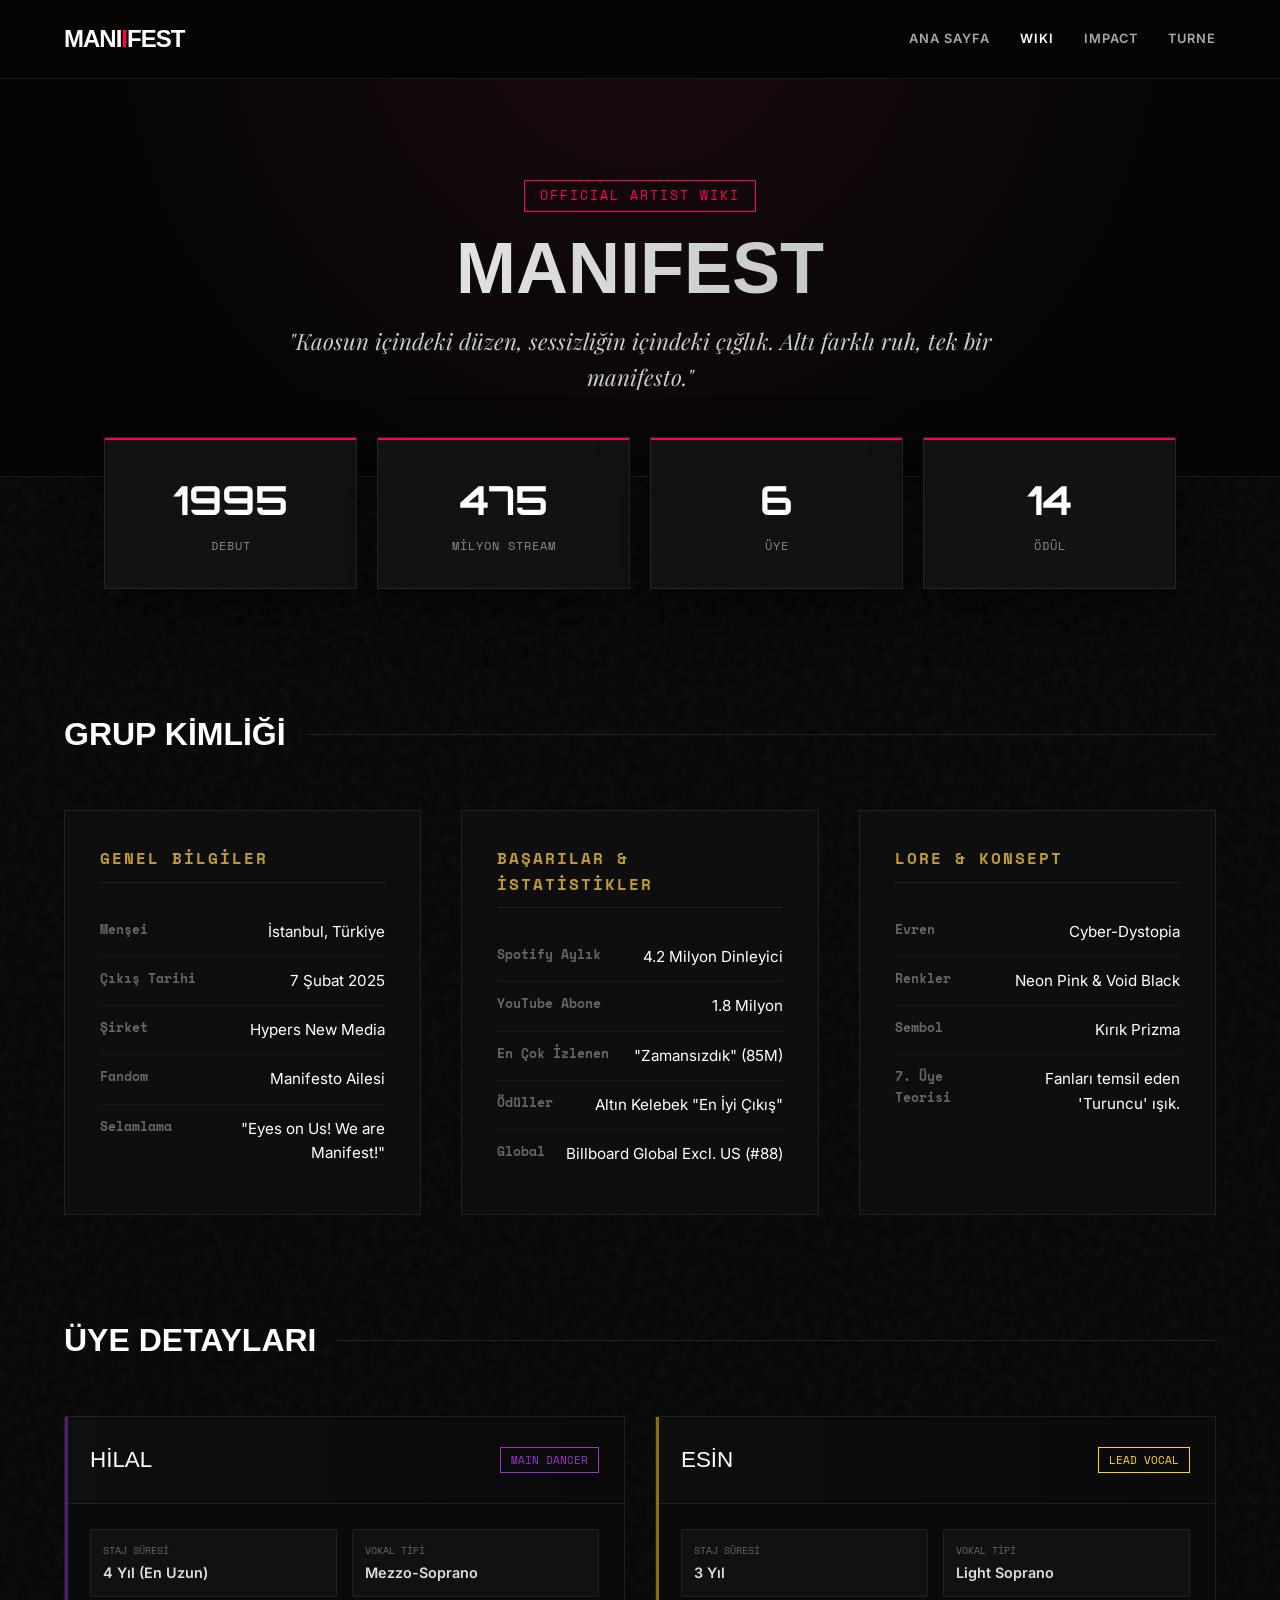
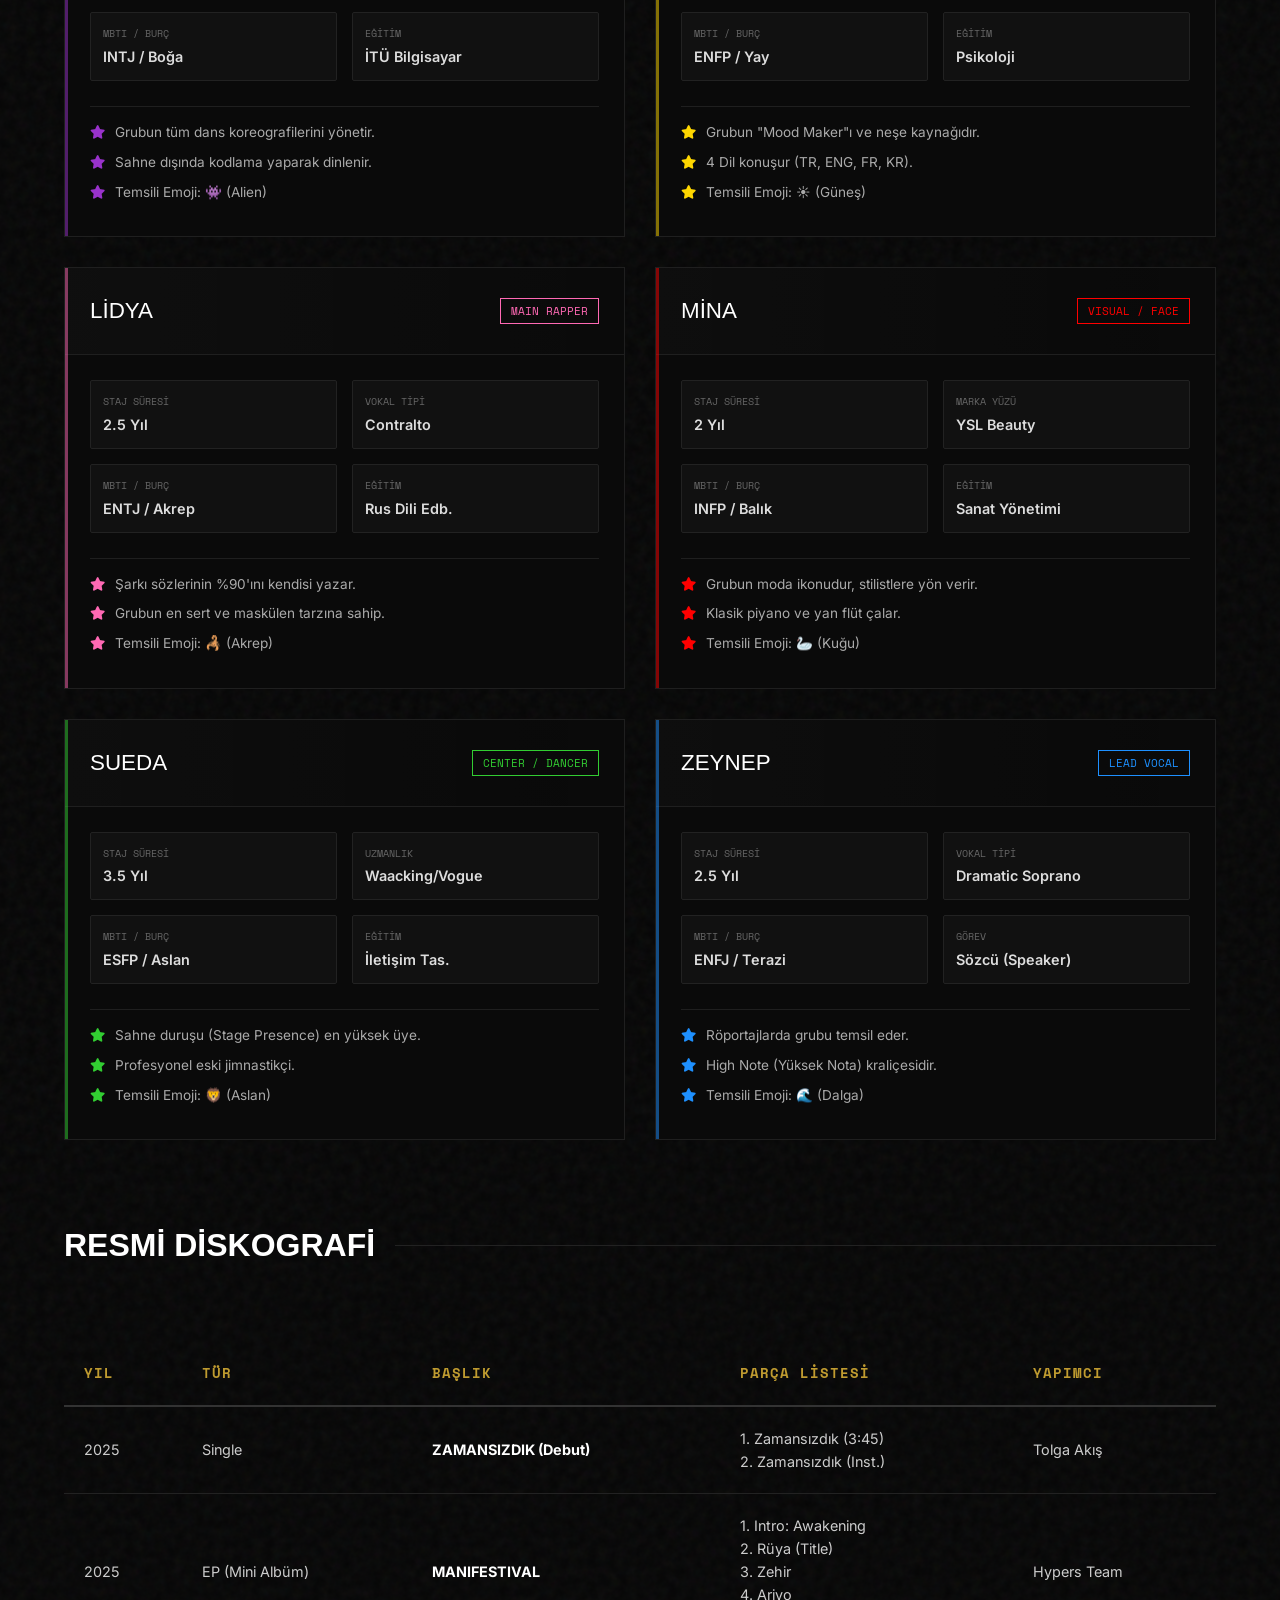
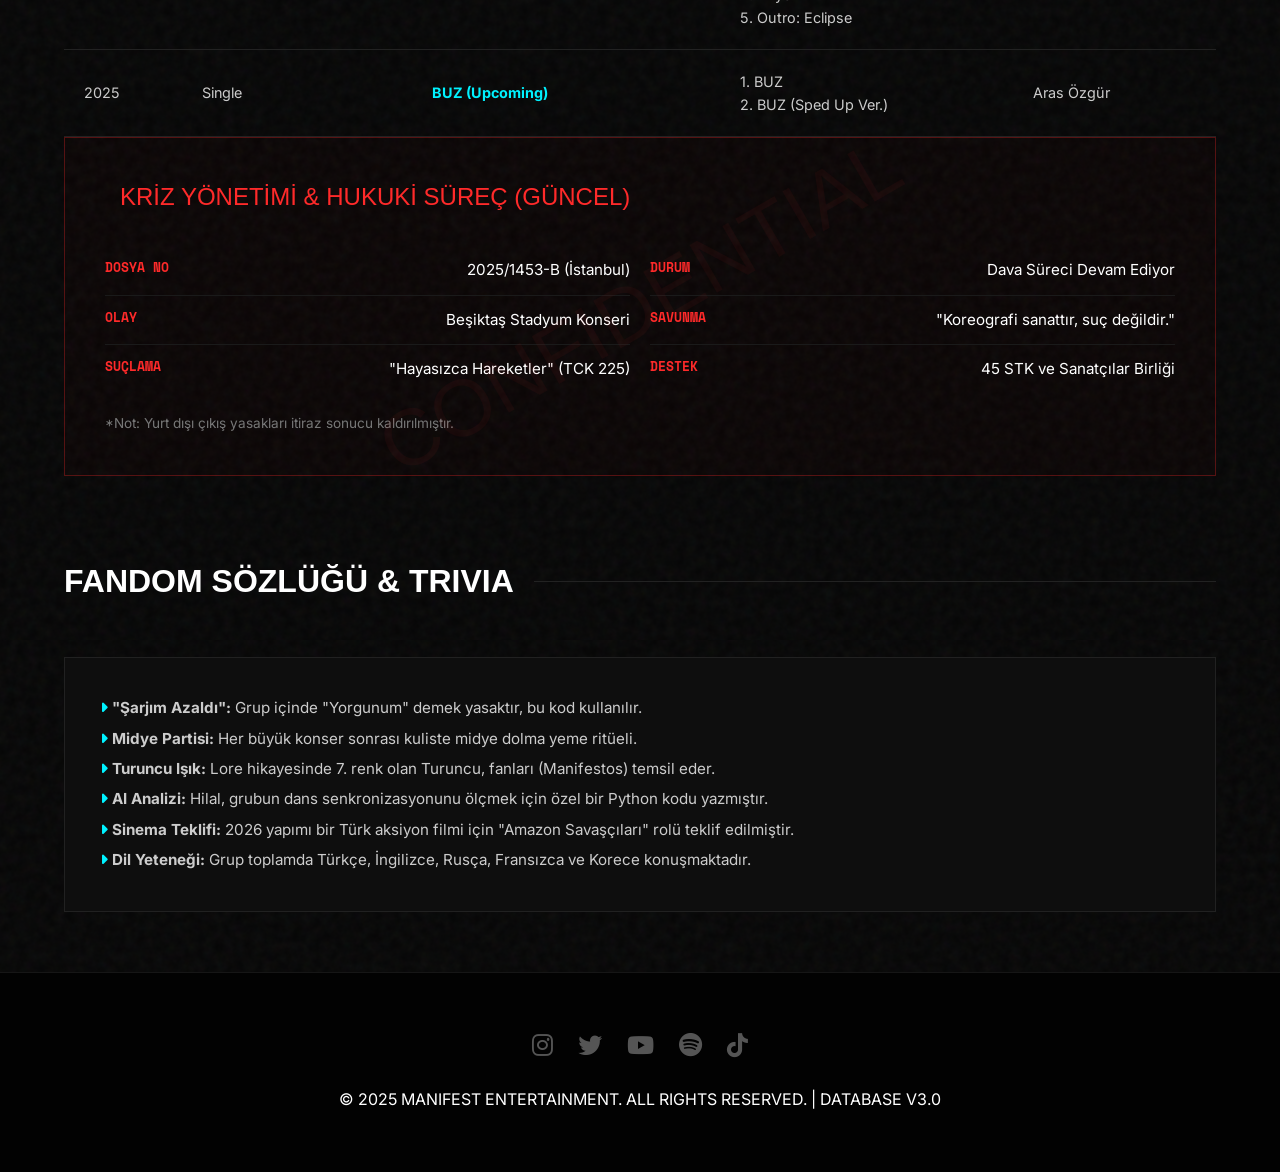
<file: grup_hakkinda.html>
<!DOCTYPE html>
<html lang="tr">
<head>
    <meta charset="UTF-8">
    <meta http-equiv="X-UA-Compatible" content="IE=edge">
    <meta name="viewport" content="width=device-width, initial-scale=1.0, maximum-scale=1.0, user-scalable=no">
    
    <title>MANIFEST | Official Group Wiki & Bio</title>
    <meta name="description" content="Manifest Grubu üyeleri, diskografisi, tarihi ve teknik detayları hakkında resmi veri tabanı.">
    <meta name="author" content="Manifest Entertainment">
    <meta name="theme-color" content="#ff0055">
    
    <link rel="icon" type="image/png" href="pictures/favicon.png"> 
    <link rel="stylesheet" href="https://cdnjs.cloudflare.com/ajax/libs/font-awesome/6.5.1/css/all.min.css" />
    <link href="https://fonts.googleapis.com/css2?family=Inter:wght@300;400;500;700&family=Syncopate:wght@400;700&family=Playfair+Display:ital,wght@0,600;1,600&family=Space+Mono:wght@400;700&family=Orbitron:wght@500&display=swap" rel="stylesheet">
    
    <style>
        /* =========================================
           1. SYSTEM VARIABLES (Editorial Dark Theme)
           ========================================= */
        :root {
            --bg-body: #050505;
            --bg-panel: #0e0e0e;
            
            /* Colors */
            --primary: #ff0055;       /* Signature Pink */
            --secondary: #7d00e8;     /* Deep Violet */
            --gold: #bf9b30;          /* Matte Gold */
            --accent: #00f2ff;        /* Cyber Cyan */
            --danger: #ff2a2a;        /* Alert Red */
            
            --text-main: #ffffff;
            --text-muted: #999999;
            
            /* Fonts */
            --font-body: 'Inter', sans-serif;
            --font-head: 'Syncopate', sans-serif;
            --font-serif: 'Playfair Display', serif;
            --font-mono: 'Space Mono', monospace;
            --font-tech: 'Orbitron', sans-serif;
            
            /* UI Elements */
            --border: 1px solid rgba(255, 255, 255, 0.08);
            --border-light: 1px solid rgba(255, 255, 255, 0.15);
        }

        * { margin: 0; padding: 0; box-sizing: border-box; outline: none; }
        
        body {
            background-color: var(--bg-body);
            color: var(--text-main);
            font-family: var(--font-body);
            overflow-x: hidden;
            line-height: 1.6;
            /* Grainy Texture Overlay */
            background-image: url("data:image/svg+xml,%3Csvg viewBox='0 0 200 200' xmlns='http://www.w3.org/2000/svg'%3E%3Cfilter id='noiseFilter'%3E%3CfeTurbulence type='fractalNoise' baseFrequency='0.65' numOctaves='3' stitchTiles='stitch'/%3E%3C/filter%3E%3Crect width='100%25' height='100%25' filter='url(%23noiseFilter)' opacity='0.05'/%3E%3C/svg%3E");
        }

        ::-webkit-scrollbar { width: 6px; }
        ::-webkit-scrollbar-track { background: var(--bg-body); }
        ::-webkit-scrollbar-thumb { background: linear-gradient(to bottom, var(--primary), var(--secondary)); border-radius: 3px; }

        /* =========================================
           2. NAVIGATION
           ========================================= */
        nav {
            position: fixed; top: 0; width: 100%; z-index: 1000;
            padding: 20px 5%; display: flex; justify-content: space-between; align-items: center;
            background: rgba(5, 5, 5, 0.9); backdrop-filter: blur(10px);
            border-bottom: var(--border); transition: 0.3s;
        }
        nav.scrolled { padding: 15px 5%; background: rgba(0,0,0,0.95); border-bottom: 1px solid var(--primary); }

        .logo { font-family: var(--font-head); font-weight: 700; font-size: 1.5rem; color: white; text-decoration: none; letter-spacing: -1px; }
        .logo span { color: var(--primary); }
        
        .nav-links { display: flex; gap: 30px; }
        .nav-links a { 
            font-size: 0.8rem; font-weight: 600; text-transform: uppercase; letter-spacing: 1px; 
            color: #aaa; text-decoration: none; transition: 0.3s; position: relative;
        }
        .nav-links a:hover, .nav-links a.active { color: white; }
        .nav-links a::after { content: ''; position: absolute; bottom: -5px; left: 0; width: 0; height: 1px; background: var(--primary); transition: 0.3s; }
        .nav-links a:hover::after { width: 100%; }

        /* =========================================
           3. HEADER (Clean & Editorial)
           ========================================= */
        header {
            padding: 180px 5% 80px; text-align: center;
            background: radial-gradient(circle at top center, #1a0a10 0%, var(--bg-body) 70%);
            border-bottom: var(--border);
        }
        
        .page-tag {
            font-family: var(--font-mono); color: var(--primary); font-size: 0.8rem; letter-spacing: 2px;
            border: 1px solid var(--primary); padding: 5px 15px; display: inline-block; margin-bottom: 20px;
            text-transform: uppercase;
        }

        h1 {
            font-family: var(--font-head); font-size: 4.5rem; line-height: 1; margin-bottom: 20px;
            background: linear-gradient(to right, #fff, #aaa); -webkit-background-clip: text; -webkit-text-fill-color: transparent;
            opacity: 0; animation: fadeUp 1s 0.1s forwards;
        }
        
        .intro-text {
            font-family: var(--font-serif); font-size: 1.4rem; color: #ccc; max-width: 800px; margin: 0 auto; font-style: italic;
            opacity: 0; animation: fadeUp 1s 0.3s forwards;
        }

        /* =========================================
           4. STATS BAR
           ========================================= */
        .stats-wrapper {
            display: grid; grid-template-columns: repeat(4, 1fr); gap: 20px;
            max-width: 1200px; margin: -40px auto 60px; padding: 0 5%; position: relative; z-index: 2;
            opacity: 0; animation: fadeUp 1s 0.5s forwards;
        }
        .stat-card {
            background: rgba(20, 20, 20, 0.95); backdrop-filter: blur(20px);
            border: var(--border); padding: 30px 20px; text-align: center;
            box-shadow: 0 20px 50px rgba(0,0,0,0.5); transition: 0.4s; position: relative;
        }
        .stat-card::before { content:''; position:absolute; top:0; left:0; width:100%; height:2px; background:var(--primary); }
        .stat-card:hover { transform: translateY(-5px); border-color: var(--primary); }
        
        .stat-num { font-family: var(--font-tech); font-size: 2.5rem; font-weight: 700; color: white; display: block; }
        .stat-lbl { font-family: var(--font-mono); font-size: 0.75rem; color: #888; text-transform: uppercase; letter-spacing: 1px; }

        /* =========================================
           5. INFO SECTIONS
           ========================================= */
        .container { max-width: 1400px; margin: 0 auto; padding: 60px 5%; }
        
        .section-title {
            font-family: var(--font-head); font-size: 2rem; margin-bottom: 50px; 
            display: flex; align-items: center; gap: 20px; color: white;
        }
        .section-title::after { content: ''; flex: 1; height: 1px; background: #222; }

        /* --- GROUP BIO GRID --- */
        .bio-grid {
            display: grid; grid-template-columns: repeat(auto-fit, minmax(350px, 1fr)); gap: 40px; margin-bottom: 100px;
        }
        
        .bio-card {
            background: var(--bg-panel); padding: 35px; border: var(--border);
            position: relative; transition: 0.3s;
        }
        .bio-card:hover { border-color: var(--primary); transform: translateY(-5px); box-shadow: 0 10px 30px rgba(255,0,85,0.1); }
        .bio-card h3 { font-family: var(--font-mono); font-size: 1rem; color: var(--gold); margin-bottom: 25px; letter-spacing: 2px; border-bottom: 1px solid #222; padding-bottom: 10px; }
        
        .data-row { display: flex; justify-content: space-between; padding: 12px 0; border-bottom: 1px solid #1a1a1a; font-size: 0.95rem; }
        .data-row:last-child { border: none; }
        .data-label { color: #666; font-weight: 600; font-family: var(--font-mono); font-size: 0.8rem; }
        .data-val { color: white; text-align: right; }

        /* --- MEMBER PROFILES (Detailed) --- */
        .members-grid { display: grid; grid-template-columns: repeat(auto-fill, minmax(400px, 1fr)); gap: 30px; }
        
        .member-card {
            background: #0a0a0a; border: 1px solid #1f1f1f; overflow: hidden; transition: 0.3s; position: relative;
        }
        .member-card::before { content:''; position:absolute; top:0; left:0; width:3px; height:100%; background: var(--member-color); opacity:0.5; }
        .member-card:hover { border-color: var(--member-color); box-shadow: 0 10px 40px rgba(0,0,0,0.5); transform: translateX(5px); }
        
        .member-header {
            padding: 25px; background: linear-gradient(90deg, rgba(255,255,255,0.02), transparent);
            border-bottom: 1px solid #1f1f1f; display: flex; justify-content: space-between; align-items: center;
        }
        .m-name { font-family: var(--font-head); font-size: 1.4rem; color: white; }
        .m-role { font-family: var(--font-mono); font-size: 0.7rem; color: var(--member-color); border: 1px solid var(--member-color); padding: 3px 10px; }
        
        .m-body { padding: 25px; }
        .m-stats { display: grid; grid-template-columns: 1fr 1fr; gap: 15px; margin-bottom: 25px; }
        .m-stat-box { background: #111; padding: 12px; border-radius: 2px; border: 1px solid #222; }
        .ms-label { display: block; font-size: 0.65rem; color: #666; text-transform: uppercase; margin-bottom: 3px; font-family: var(--font-mono); }
        .ms-val { display: block; font-size: 0.9rem; color: #ddd; font-weight: 600; }
        
        .m-facts { list-style: none; border-top: 1px solid #1f1f1f; padding-top: 15px; }
        .m-facts li { font-size: 0.85rem; color: #aaa; margin-bottom: 8px; display: flex; gap: 10px; }
        .m-facts li i { color: var(--member-color); margin-top: 4px; }

        /* Member Colors */
        .color-hilal { --member-color: #9932cc; }
        .color-esin { --member-color: #ffd700; }
        .color-lidya { --member-color: #ff69b4; }
        .color-mina { --member-color: #ff0000; }
        .color-sueda { --member-color: #32cd32; }
        .color-zeynep { --member-color: #1e90ff; }

        /* --- DISCOGRAPHY TABLE --- */
        .disco-table { width: 100%; border-collapse: collapse; margin-top: 20px; font-size: 0.9rem; }
        .disco-table th { text-align: left; padding: 20px; color: var(--gold); border-bottom: 2px solid #333; font-family: var(--font-mono); letter-spacing: 1px; }
        .disco-table td { padding: 20px; border-bottom: 1px solid #222; color: #ccc; }
        .disco-table tr:hover td { background: #111; color: white; }

        /* --- CRISIS PANEL (Red) --- */
        .crisis-panel { 
            border: 1px solid rgba(255, 42, 42, 0.3); background: rgba(255, 42, 42, 0.02); 
            padding: 40px; margin-bottom: 80px; position: relative; overflow: hidden;
        }
        .crisis-panel::before { 
            content: 'CONFIDENTIAL'; position: absolute; top: 50%; left: 50%; transform: translate(-50%, -50%) rotate(-30deg);
            font-family: var(--font-head); font-size: 5rem; color: rgba(255, 42, 42, 0.05); pointer-events: none;
        }
        .crisis-title { color: var(--danger); font-family: var(--font-head); font-size: 1.5rem; margin-bottom: 30px; display: flex; align-items: center; gap: 15px; }
        
        /* --- FOOTER --- */
        footer { border-top: var(--border); padding: 60px 5%; text-align: center; background: #020202; }
        .footer-social { display: flex; justify-content: center; gap: 25px; margin-bottom: 30px; }
        .footer-social i { font-size: 1.5rem; color: #555; transition: 0.3s; cursor: pointer; }
        .footer-social i:hover { color: white; transform: scale(1.2); color: var(--primary); }
        
        /* Animations */
        @keyframes fadeUp { from { opacity: 0; transform: translateY(30px); } to { opacity: 1; transform: translateY(0); } }
        
        .reveal { opacity: 0; transform: translateY(40px); transition: 1s cubic-bezier(0.2, 0.8, 0.2, 1); }
        .reveal.active { opacity: 1; transform: translateY(0); }

        @media (max-width: 768px) {
            h1 { font-size: 3rem; }
            .intro-text { font-size: 1.1rem; }
            .stats-wrapper { grid-template-columns: 1fr 1fr; }
            .m-stats { grid-template-columns: 1fr; }
        }
    </style>
</head>
<body>

    <nav id="navbar">
        <a href="index.html" class="logo">MANI<span>I</span>FEST</a>
        <div class="nav-links">
            <a href="index.html">ANA SAYFA</a>
            <a href="grup_hakkinda.html" class="active">WIKI</a>
            <a href="fan_projeleri.html">IMPACT</a>
            <a href="konser_takvimi.html">TURNE</a>
        </div>
    </nav>

    <header>
        <span class="page-tag">OFFICIAL ARTIST WIKI</span>
        <h1>MANIFEST</h1>
        <p class="intro-text">
            "Kaosun içindeki düzen, sessizliğin içindeki çığlık. Altı farklı ruh, tek bir manifesto."
        </p>
    </header>

    <div class="stats-wrapper">
        <div class="stat-card">
            <span class="stat-num count" data-target="2025">0</span>
            <span class="stat-lbl">DEBUT</span>
        </div>
        <div class="stat-card">
            <span class="stat-num count" data-target="485">0</span>
            <span class="stat-lbl">MİLYON STREAM</span>
        </div>
        <div class="stat-card">
            <span class="stat-num count" data-target="6">0</span>
            <span class="stat-lbl">ÜYE</span>
        </div>
        <div class="stat-card">
            <span class="stat-num count" data-target="14">0</span>
            <span class="stat-lbl">ÖDÜL</span>
        </div>
    </div>

    <div class="container">
        
        <h2 class="section-title">GRUP KİMLİĞİ</h2>
        <div class="bio-grid reveal">
            <div class="bio-card">
                <h3>GENEL BİLGİLER</h3>
                <div class="data-row"><span class="data-label">Menşei</span><span class="data-val">İstanbul, Türkiye</span></div>
                <div class="data-row"><span class="data-label">Çıkış Tarihi</span><span class="data-val">7 Şubat 2025</span></div>
                <div class="data-row"><span class="data-label">Şirket</span><span class="data-val">Hypers New Media</span></div>
                <div class="data-row"><span class="data-label">Fandom</span><span class="data-val">Manifesto Ailesi</span></div>
                <div class="data-row"><span class="data-label">Selamlama</span><span class="data-val">"Eyes on Us! We are Manifest!"</span></div>
            </div>

            <div class="bio-card">
                <h3>BAŞARILAR & İSTATİSTİKLER</h3>
                <div class="data-row"><span class="data-label">Spotify Aylık</span><span class="data-val">4.2 Milyon Dinleyici</span></div>
                <div class="data-row"><span class="data-label">YouTube Abone</span><span class="data-val">1.8 Milyon</span></div>
                <div class="data-row"><span class="data-label">En Çok İzlenen</span><span class="data-val">"Zamansızdık" (85M)</span></div>
                <div class="data-row"><span class="data-label">Ödüller</span><span class="data-val">Altın Kelebek "En İyi Çıkış"</span></div>
                <div class="data-row"><span class="data-label">Global</span><span class="data-val">Billboard Global Excl. US (#88)</span></div>
            </div>

            <div class="bio-card">
                <h3>LORE & KONSEPT</h3>
                <div class="data-row"><span class="data-label">Evren</span><span class="data-val">Cyber-Dystopia</span></div>
                <div class="data-row"><span class="data-label">Renkler</span><span class="data-val">Neon Pink & Void Black</span></div>
                <div class="data-row"><span class="data-label">Sembol</span><span class="data-val">Kırık Prizma</span></div>
                <div class="data-row"><span class="data-label">7. Üye Teorisi</span><span class="data-val">Fanları temsil eden 'Turuncu' ışık.</span></div>
            </div>
        </div>

        <h2 class="section-title">ÜYE DETAYLARI</h2>
        <div class="members-grid reveal">

            <div class="member-card color-hilal">
                <div class="member-header">
                    <span class="m-name">HİLAL</span>
                    <span class="m-role">MAIN DANCER</span>
                </div>
                <div class="m-body">
                    <div class="m-stats">
                        <div class="m-stat-box"><span class="ms-label">Staj Süresi</span><span class="ms-val">4 Yıl (En Uzun)</span></div>
                        <div class="m-stat-box"><span class="ms-label">Vokal Tipi</span><span class="ms-val">Mezzo-Soprano</span></div>
                        <div class="m-stat-box"><span class="ms-label">MBTI / Burç</span><span class="ms-val">INTJ / Boğa</span></div>
                        <div class="m-stat-box"><span class="ms-label">Eğitim</span><span class="ms-val">İTÜ Bilgisayar</span></div>
                    </div>
                    <ul class="m-facts">
                        <li><i class="fas fa-star"></i> Grubun tüm dans koreografilerini yönetir.</li>
                        <li><i class="fas fa-star"></i> Sahne dışında kodlama yaparak dinlenir.</li>
                        <li><i class="fas fa-star"></i> Temsili Emoji: 👾 (Alien)</li>
                    </ul>
                </div>
            </div>

            <div class="member-card color-esin">
                <div class="member-header">
                    <span class="m-name">ESİN</span>
                    <span class="m-role">LEAD VOCAL</span>
                </div>
                <div class="m-body">
                    <div class="m-stats">
                        <div class="m-stat-box"><span class="ms-label">Staj Süresi</span><span class="ms-val">3 Yıl</span></div>
                        <div class="m-stat-box"><span class="ms-label">Vokal Tipi</span><span class="ms-val">Light Soprano</span></div>
                        <div class="m-stat-box"><span class="ms-label">MBTI / Burç</span><span class="ms-val">ENFP / Yay</span></div>
                        <div class="m-stat-box"><span class="ms-label">Eğitim</span><span class="ms-val">Psikoloji</span></div>
                    </div>
                    <ul class="m-facts">
                        <li><i class="fas fa-star"></i> Grubun "Mood Maker"ı ve neşe kaynağıdır.</li>
                        <li><i class="fas fa-star"></i> 4 Dil konuşur (TR, ENG, FR, KR).</li>
                        <li><i class="fas fa-star"></i> Temsili Emoji: ☀️ (Güneş)</li>
                    </ul>
                </div>
            </div>

            <div class="member-card color-lidya">
                <div class="member-header">
                    <span class="m-name">LİDYA</span>
                    <span class="m-role">MAIN RAPPER</span>
                </div>
                <div class="m-body">
                    <div class="m-stats">
                        <div class="m-stat-box"><span class="ms-label">Staj Süresi</span><span class="ms-val">2.5 Yıl</span></div>
                        <div class="m-stat-box"><span class="ms-label">Vokal Tipi</span><span class="ms-val">Contralto</span></div>
                        <div class="m-stat-box"><span class="ms-label">MBTI / Burç</span><span class="ms-val">ENTJ / Akrep</span></div>
                        <div class="m-stat-box"><span class="ms-label">Eğitim</span><span class="ms-val">Rus Dili Edb.</span></div>
                    </div>
                    <ul class="m-facts">
                        <li><i class="fas fa-star"></i> Şarkı sözlerinin %90'ını kendisi yazar.</li>
                        <li><i class="fas fa-star"></i> Grubun en sert ve maskülen tarzına sahip.</li>
                        <li><i class="fas fa-star"></i> Temsili Emoji: 🦂 (Akrep)</li>
                    </ul>
                </div>
            </div>

            <div class="member-card color-mina">
                <div class="member-header">
                    <span class="m-name">MİNA</span>
                    <span class="m-role">VISUAL / FACE</span>
                </div>
                <div class="m-body">
                    <div class="m-stats">
                        <div class="m-stat-box"><span class="ms-label">Staj Süresi</span><span class="ms-val">2 Yıl</span></div>
                        <div class="m-stat-box"><span class="ms-label">Marka Yüzü</span><span class="ms-val">YSL Beauty</span></div>
                        <div class="m-stat-box"><span class="ms-label">MBTI / Burç</span><span class="ms-val">INFP / Balık</span></div>
                        <div class="m-stat-box"><span class="ms-label">Eğitim</span><span class="ms-val">Sanat Yönetimi</span></div>
                    </div>
                    <ul class="m-facts">
                        <li><i class="fas fa-star"></i> Grubun moda ikonudur, stilistlere yön verir.</li>
                        <li><i class="fas fa-star"></i> Klasik piyano ve yan flüt çalar.</li>
                        <li><i class="fas fa-star"></i> Temsili Emoji: 🦢 (Kuğu)</li>
                    </ul>
                </div>
            </div>

             <div class="member-card color-sueda">
                <div class="member-header">
                    <span class="m-name">SUEDA</span>
                    <span class="m-role">CENTER / DANCER</span>
                </div>
                <div class="m-body">
                    <div class="m-stats">
                        <div class="m-stat-box"><span class="ms-label">Staj Süresi</span><span class="ms-val">3.5 Yıl</span></div>
                        <div class="m-stat-box"><span class="ms-label">Uzmanlık</span><span class="ms-val">Waacking/Vogue</span></div>
                        <div class="m-stat-box"><span class="ms-label">MBTI / Burç</span><span class="ms-val">ESFP / Aslan</span></div>
                        <div class="m-stat-box"><span class="ms-label">Eğitim</span><span class="ms-val">İletişim Tas.</span></div>
                    </div>
                    <ul class="m-facts">
                        <li><i class="fas fa-star"></i> Sahne duruşu (Stage Presence) en yüksek üye.</li>
                        <li><i class="fas fa-star"></i> Profesyonel eski jimnastikçi.</li>
                        <li><i class="fas fa-star"></i> Temsili Emoji: 🦁 (Aslan)</li>
                    </ul>
                </div>
            </div>

             <div class="member-card color-zeynep">
                <div class="member-header">
                    <span class="m-name">ZEYNEP</span>
                    <span class="m-role">LEAD VOCAL</span>
                </div>
                <div class="m-body">
                    <div class="m-stats">
                        <div class="m-stat-box"><span class="ms-label">Staj Süresi</span><span class="ms-val">2.5 Yıl</span></div>
                        <div class="m-stat-box"><span class="ms-label">Vokal Tipi</span><span class="ms-val">Dramatic Soprano</span></div>
                        <div class="m-stat-box"><span class="ms-label">MBTI / Burç</span><span class="ms-val">ENFJ / Terazi</span></div>
                        <div class="m-stat-box"><span class="ms-label">Görev</span><span class="ms-val">Sözcü (Speaker)</span></div>
                    </div>
                    <ul class="m-facts">
                        <li><i class="fas fa-star"></i> Röportajlarda grubu temsil eder.</li>
                        <li><i class="fas fa-star"></i> High Note (Yüksek Nota) kraliçesidir.</li>
                        <li><i class="fas fa-star"></i> Temsili Emoji: 🌊 (Dalga)</li>
                    </ul>
                </div>
            </div>

        </div>

        <h2 class="section-title" style="margin-top:80px;">RESMİ DİSKOGRAFİ</h2>
        <div style="overflow-x:auto;" class="reveal">
            <table class="disco-table">
                <thead>
                    <tr>
                        <th>YIL</th>
                        <th>TÜR</th>
                        <th>BAŞLIK</th>
                        <th>PARÇA LİSTESİ</th>
                        <th>YAPIMCI</th>
                    </tr>
                </thead>
                <tbody>
                    <tr>
                        <td>2025</td>
                        <td>Single</td>
                        <td style="color:white; font-weight:bold;">ZAMANSIZDIK (Debut)</td>
                        <td>1. Zamansızdık (3:45)<br>2. Zamansızdık (Inst.)</td>
                        <td>Tolga Akış</td>
                    </tr>
                    <tr>
                        <td>2025</td>
                        <td>EP (Mini Albüm)</td>
                        <td style="color:white; font-weight:bold;">MANIFESTIVAL</td>
                        <td>
                            1. Intro: Awakening<br>
                            2. Rüya (Title)<br>
                            3. Zehir<br>
                            4. Ariyo<br>
                            5. Outro: Eclipse
                        </td>
                        <td>Hypers Team</td>
                    </tr>
                    <tr>
                        <td>2025</td>
                        <td>Single</td>
                        <td style="color:var(--accent); font-weight:bold;">BUZ (Upcoming)</td>
                        <td>1. BUZ<br>2. BUZ (Sped Up Ver.)</td>
                        <td>Aras Özgür</td>
                    </tr>
                </tbody>
            </table>
        </div>

        <div class="crisis-panel reveal">
            <div class="crisis-title">
                <i class="fas fa-siren-on"></i> KRİZ YÖNETİMİ & HUKUKİ SÜREÇ (GÜNCEL)
            </div>
            <div class="bio-grid" style="margin-bottom:0; gap:20px; grid-template-columns: 1fr 1fr;">
                <div>
                    <div class="data-row"><span class="data-label" style="color:var(--danger)">DOSYA NO</span><span class="data-val">2025/1453-B (İstanbul)</span></div>
                    <div class="data-row"><span class="data-label" style="color:var(--danger)">OLAY</span><span class="data-val">Beşiktaş Stadyum Konseri</span></div>
                    <div class="data-row"><span class="data-label" style="color:var(--danger)">SUÇLAMA</span><span class="data-val">"Hayasızca Hareketler" (TCK 225)</span></div>
                </div>
                <div>
                    <div class="data-row"><span class="data-label" style="color:var(--danger)">DURUM</span><span class="data-val">Dava Süreci Devam Ediyor</span></div>
                    <div class="data-row"><span class="data-label" style="color:var(--danger)">SAVUNMA</span><span class="data-val">"Koreografi sanattır, suç değildir."</span></div>
                    <div class="data-row"><span class="data-label" style="color:var(--danger)">DESTEK</span><span class="data-val">45 STK ve Sanatçılar Birliği</span></div>
                </div>
            </div>
            <p style="margin-top:20px; font-size:0.85rem; color:#777;">*Not: Yurt dışı çıkış yasakları itiraz sonucu kaldırılmıştır.</p>
        </div>

        <h2 class="section-title">FANDOM SÖZLÜĞÜ & TRIVIA</h2>
        <div class="bio-card reveal">
             <ul style="list-style:none; font-size:0.95rem; color:#ccc; line-height:2;">
                <li><i class="fas fa-caret-right" style="color:var(--accent)"></i> <strong>"Şarjım Azaldı":</strong> Grup içinde "Yorgunum" demek yasaktır, bu kod kullanılır.</li>
                <li><i class="fas fa-caret-right" style="color:var(--accent)"></i> <strong>Midye Partisi:</strong> Her büyük konser sonrası kuliste midye dolma yeme ritüeli.</li>
                <li><i class="fas fa-caret-right" style="color:var(--accent)"></i> <strong>Turuncu Işık:</strong> Lore hikayesinde 7. renk olan Turuncu, fanları (Manifestos) temsil eder.</li>
                <li><i class="fas fa-caret-right" style="color:var(--accent)"></i> <strong>AI Analizi:</strong> Hilal, grubun dans senkronizasyonunu ölçmek için özel bir Python kodu yazmıştır.</li>
                <li><i class="fas fa-caret-right" style="color:var(--accent)"></i> <strong>Sinema Teklifi:</strong> 2026 yapımı bir Türk aksiyon filmi için "Amazon Savaşçıları" rolü teklif edilmiştir.</li>
                <li><i class="fas fa-caret-right" style="color:var(--accent)"></i> <strong>Dil Yeteneği:</strong> Grup toplamda Türkçe, İngilizce, Rusça, Fransızca ve Korece konuşmaktadır.</li>
            </ul>
        </div>

    </div>

    <footer>
        <div class="footer-social">
            <i class="fab fa-instagram"></i>
            <i class="fab fa-twitter"></i>
            <i class="fab fa-youtube"></i>
            <i class="fab fa-spotify"></i>
            <i class="fab fa-tiktok"></i>
        </div>
        <p class="copyright">© 2025 MANIFEST ENTERTAINMENT. ALL RIGHTS RESERVED. | DATABASE V3.0</p>
    </footer>

    <script>
        /* --- 1. SCROLL REVEAL ANIMATION --- */
        window.addEventListener('scroll', () => {
            const nav = document.getElementById('navbar');
            if(window.scrollY > 50) nav.classList.add('scrolled');
            else nav.classList.remove('scrolled');

            // Reveal Elements
            const reveals = document.querySelectorAll('.reveal');
            reveals.forEach(el => {
                const windowHeight = window.innerHeight;
                const elementTop = el.getBoundingClientRect().top;
                const elementVisible = 150;
                if (elementTop < windowHeight - elementVisible) {
                    el.classList.add('active');
                }
            });
        });

        /* --- 2. AUTO STATS COUNTER --- */
        const stats = document.querySelectorAll('.count');
        const statsContainer = document.querySelector('.stats-wrapper');
        let counted = false;

        const observer = new IntersectionObserver((entries) => {
            entries.forEach(entry => {
                if(entry.isIntersecting && !counted) {
                    stats.forEach(counter => {
                        const target = +counter.getAttribute('data-target');
                        const inc = target / 100;
                        const update = () => {
                            const c = +counter.innerText;
                            if(c < target) {
                                counter.innerText = Math.ceil(c + inc);
                                setTimeout(update, 20);
                            } else {
                                counter.innerText = target;
                            }
                        };
                        update();
                    });
                    counted = true;
                }
            });
        }, { threshold: 0.5 });

        if(statsContainer) observer.observe(statsContainer);
    </script>

</body>
</html>
</file>
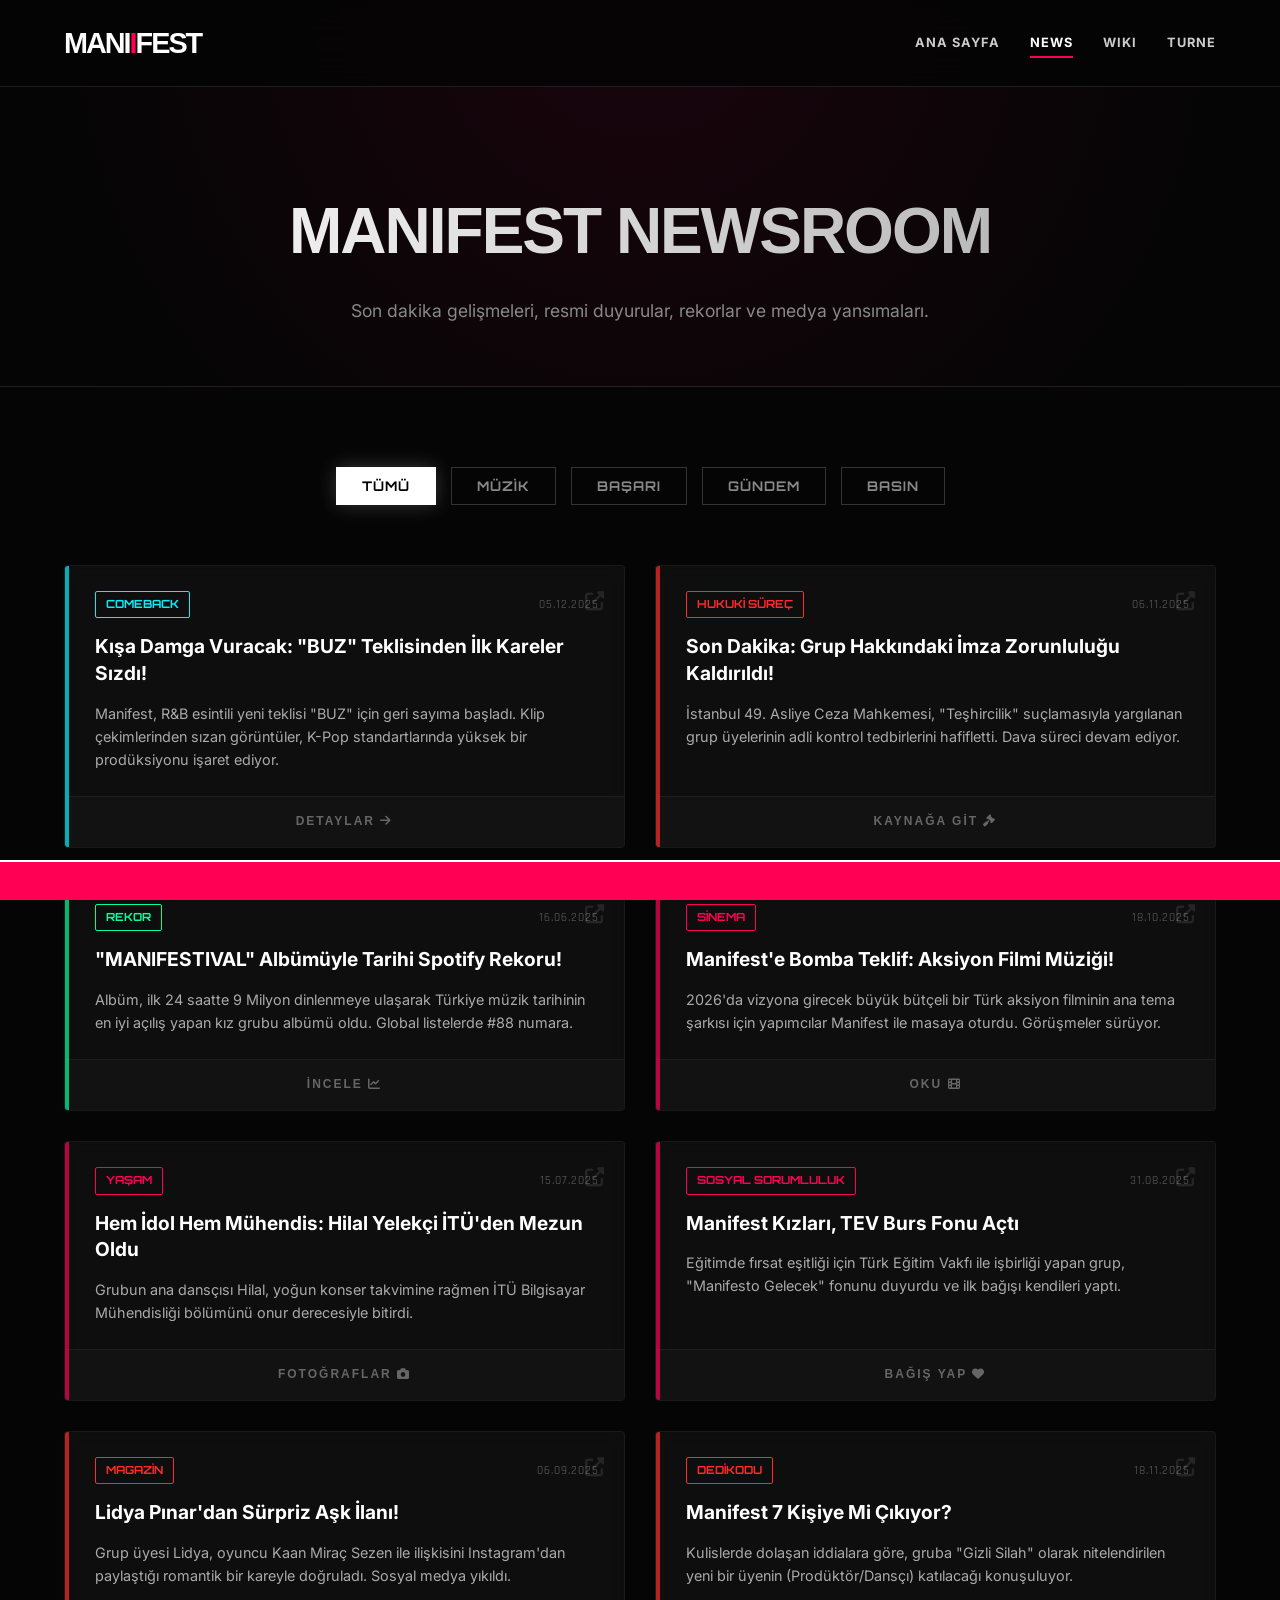
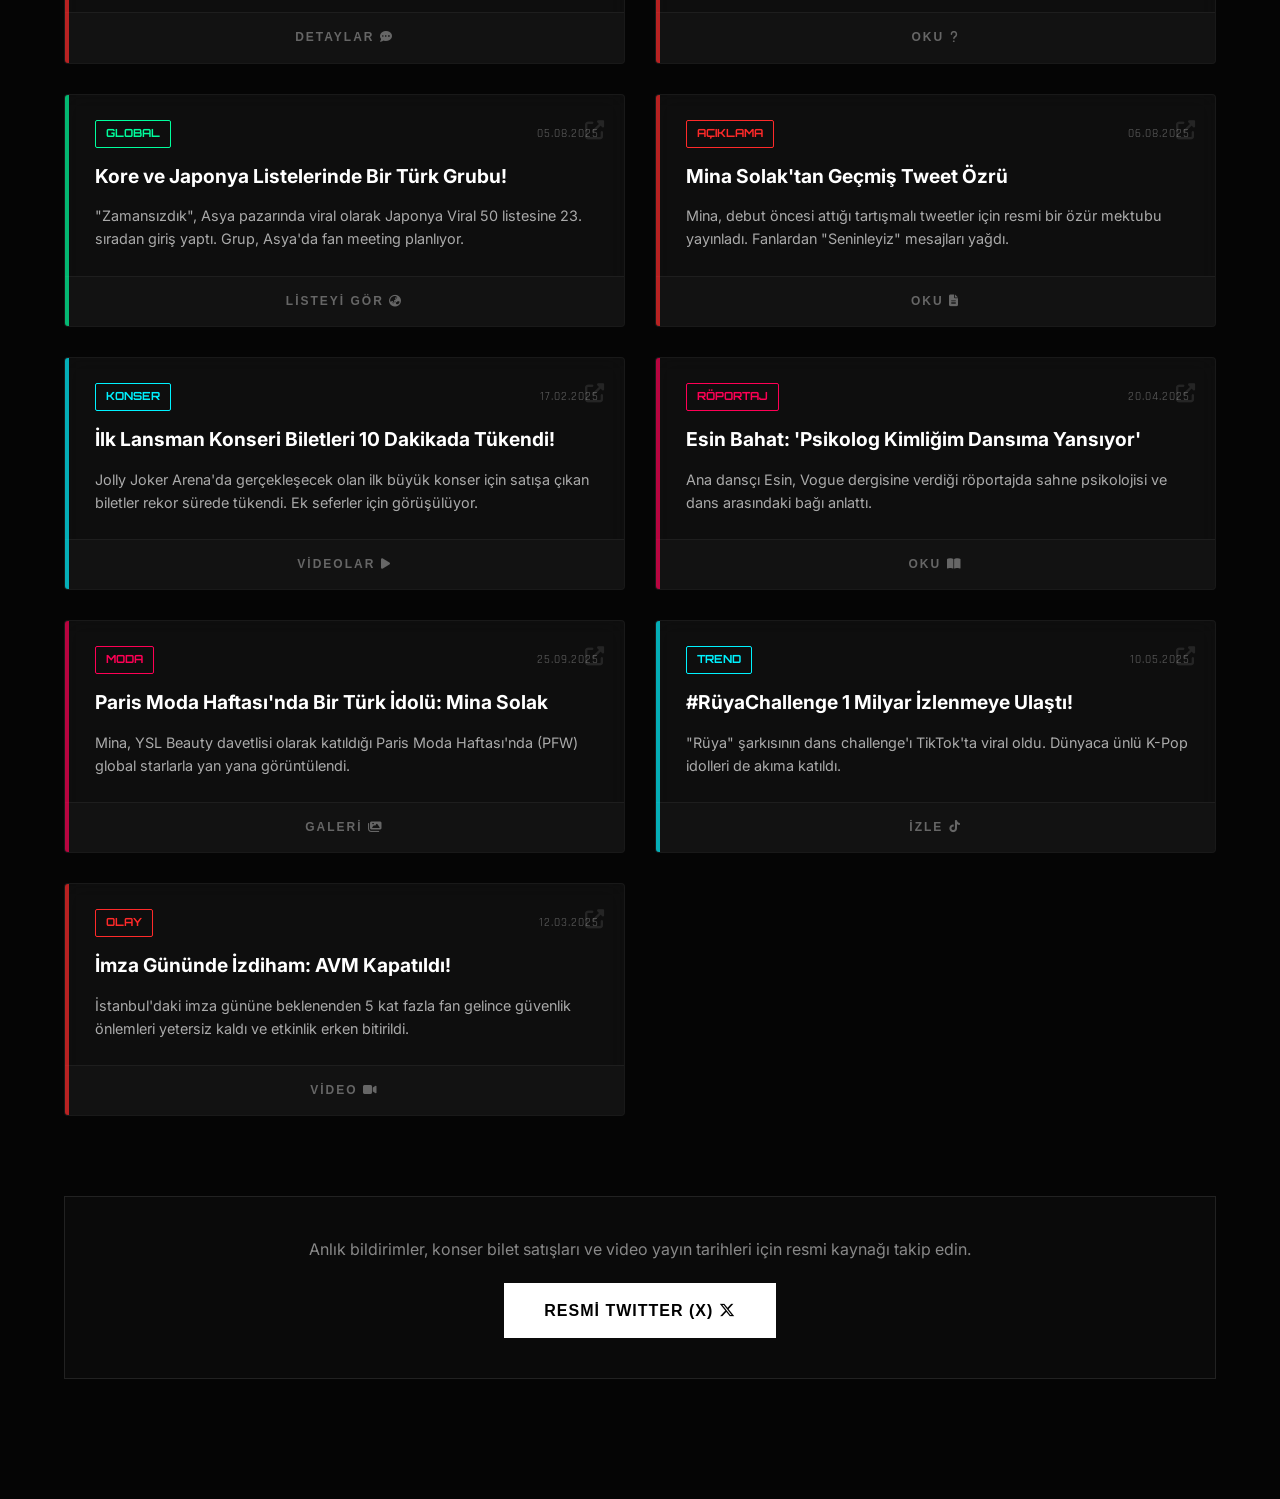
<file: haberler.html>
<!DOCTYPE html>
<html lang="tr">
<head>
    <meta charset="UTF-8">
    <meta http-equiv="X-UA-Compatible" content="IE=edge">
    <meta name="viewport" content="width=device-width, initial-scale=1.0, maximum-scale=1.0, user-scalable=no">
    
    <title>NEWSROOM | MANIFEST OFFICIAL</title>
    <meta name="description" content="Manifest Grubu'ndan son dakika gelişmeleri, basın bültenleri, hukuksal süreçler ve liste başarıları.">
    <meta name="author" content="Manifest Entertainment">
    <meta name="theme-color" content="#ff0055">
    
    <link rel="icon" type="image/png" href="pictures/favicon.png"> 
    <link rel="stylesheet" href="https://cdnjs.cloudflare.com/ajax/libs/font-awesome/6.5.1/css/all.min.css">
    <link href="https://fonts.googleapis.com/css2?family=Inter:wght@300;400;600;800&family=Syncopate:wght@400;700&family=Orbitron:wght@500;700&family=Rajdhani:wght@400;600&display=swap" rel="stylesheet">
    
    <style>
        /* =========================================
           1. CORE SYSTEM (Cyber-Editorial Theme)
           ========================================= */
        :root {
            --bg-root: #050505;
            --bg-panel: #0e0e0e;
            
            /* Brand Colors */
            --primary: #ff0055;       /* Manifest Pink (Press) */
            --accent: #00f2ff;        /* Cyber Cyan (Music) */
            --gold: #d4af37;          /* Gold (Awards) */
            --danger: #ff2a2a;        /* Red (Drama/Legal) */
            --success: #00ff9d;       /* Green (Charts) */
            
            --text-main: #ffffff;
            --text-muted: #888888;
            
            /* Fonts */
            --font-main: 'Inter', sans-serif;
            --font-head: 'Syncopate', sans-serif;
            --font-tech: 'Orbitron', sans-serif;
            --font-data: 'Rajdhani', sans-serif;
            
            /* UI */
            --border: 1px solid rgba(255, 255, 255, 0.1);
            --glass: blur(20px) saturate(180%);
            --ease: cubic-bezier(0.23, 1, 0.32, 1);
        }

        * { margin: 0; padding: 0; box-sizing: border-box; outline: none; }
        
        body {
            background-color: var(--bg-root);
            color: var(--text-main);
            font-family: var(--font-main);
            overflow-x: hidden;
            line-height: 1.6;
            background-image: 
                linear-gradient(to bottom, rgba(5,5,5,0.9), #050505),
                url('https://www.transparenttextures.com/patterns/carbon-fibre.png');
        }

        /* Scrollbar */
        ::-webkit-scrollbar { width: 6px; }
        ::-webkit-scrollbar-track { background: var(--bg-root); }
        ::-webkit-scrollbar-thumb { background: var(--primary); border-radius: 3px; }

        /* =========================================
           2. NAVIGATION
           ========================================= */
        nav {
            position: fixed; top: 0; width: 100%; z-index: 1000;
            padding: 20px 5%; display: flex; justify-content: space-between; align-items: center;
            background: rgba(5, 5, 5, 0.9); backdrop-filter: var(--glass);
            border-bottom: var(--border); transition: 0.4s;
        }
        nav.scrolled { padding: 15px 5%; background: rgba(0,0,0,0.95); border-bottom: 1px solid var(--primary); }

        .logo { font-family: var(--font-head); font-weight: 900; font-size: 1.8rem; letter-spacing: -2px; color: white; text-decoration: none; }
        .logo span { color: var(--primary); }
        
        .nav-menu { display: flex; gap: 30px; }
        .nav-link { font-size: 0.8rem; font-weight: 700; letter-spacing: 1px; text-transform: uppercase; color: #ccc; text-decoration: none; position: relative; transition: 0.3s; }
        .nav-link::before { content: ''; position: absolute; bottom: -5px; left: 0; width: 0; height: 2px; background: var(--primary); transition: 0.3s; }
        .nav-link:hover, .nav-link.active { color: white; }
        .nav-link:hover::before, .nav-link.active::before { width: 100%; }

        /* =========================================
           3. HEADER & MARQUEE
           ========================================= */
        .news-header {
            padding: 180px 5% 60px; text-align: center; position: relative;
            background: radial-gradient(circle at 50% 0%, #1a050d 0%, #050505 80%);
            border-bottom: var(--border); overflow: hidden;
        }
        
        .news-header h1 {
            font-family: var(--font-head); font-size: 4rem; margin-bottom: 15px;
            background: linear-gradient(to right, #fff, #aaa); -webkit-background-clip: text; -webkit-text-fill-color: transparent;
            text-transform: uppercase; font-weight: 900; letter-spacing: -2px;
        }
        
        .news-header p {
            color: var(--text-muted); font-size: 1.1rem; font-family: var(--font-main); max-width: 600px; margin: 0 auto;
        }

        /* Breaking News Ticker */
        .ticker-wrap {
            position: fixed; bottom: 0; left: 0; width: 100%; overflow: hidden; height: 40px;
            background-color: var(--primary); padding-left: 100%; z-index: 999;
            display: flex; align-items: center; border-top: 2px solid white;
        }
        .ticker {
            display: inline-block; height: 40px; line-height: 40px; white-space: nowrap;
            padding-right: 100%; box-sizing: content-box;
            animation: ticker 30s linear infinite;
        }
        .ticker-item {
            display: inline-block; padding: 0 2rem; font-size: 0.9rem; color: white;
            font-family: var(--font-head); font-weight: 700; text-transform: uppercase;
        }
        @keyframes ticker { 0% { transform: translate3d(0, 0, 0); } 100% { transform: translate3d(-100%, 0, 0); } }

        /* =========================================
           4. FILTERS & GRID
           ========================================= */
        .content-section { padding: 80px 5% 120px; max-width: 1600px; margin: 0 auto; }

        .filter-bar {
            display: flex; justify-content: center; gap: 15px; margin-bottom: 60px; flex-wrap: wrap;
        }
        .filter-btn {
            background: transparent; border: 1px solid #333; color: #888;
            padding: 10px 25px; font-family: var(--font-tech); font-weight: 700;
            text-transform: uppercase; cursor: pointer; transition: 0.3s; letter-spacing: 1px;
        }
        .filter-btn:hover, .filter-btn.active {
            background: var(--text-main); color: black; border-color: var(--text-main);
            box-shadow: 0 0 20px rgba(255,255,255,0.2);
        }

        .news-grid {
            display: grid; grid-template-columns: repeat(auto-fit, minmax(380px, 1fr)); gap: 30px;
        }

        /* NEWS CARD STYLING */
        /* FIX: Added display block to anchor tag to ensure full clickability */
        .news-card {
            background: rgba(20, 20, 20, 0.6); backdrop-filter: blur(10px);
            border: 1px solid rgba(255,255,255,0.05); border-radius: 4px;
            display: flex; flex-direction: column; text-decoration: none;
            transition: all 0.4s var(--ease); position: relative; overflow: hidden;
            height: 100%; cursor: pointer;
        }
        
        .news-card:hover {
            transform: translateY(-10px); border-color: var(--card-color);
            box-shadow: 0 20px 40px rgba(0,0,0,0.6);
        }
        .news-card:hover .card-title { color: var(--card-color); }
        .news-card:hover .read-more { background: var(--card-color); color: black; letter-spacing: 3px; }

        /* Card Stripe */
        .news-card::before {
            content: ''; position: absolute; top: 0; left: 0; width: 4px; height: 100%;
            background: var(--card-color); opacity: 0.7; transition: 0.3s;
        }
        .news-card:hover::before { width: 6px; opacity: 1; }

        /* External Link Icon */
        .news-card::after {
            content: '\f35d'; font-family: 'Font Awesome 6 Free'; font-weight: 900;
            position: absolute; top: 20px; right: 20px; color: rgba(255,255,255,0.1);
            font-size: 1.2rem; transition: 0.3s;
        }
        .news-card:hover::after { color: var(--card-color); }

        .card-header {
            padding: 25px 25px 15px 30px; display: flex; justify-content: space-between; align-items: center;
        }
        .card-tag {
            font-family: var(--font-tech); font-size: 0.7rem; font-weight: 700;
            padding: 4px 10px; border: 1px solid var(--card-color); color: var(--card-color);
            text-transform: uppercase; border-radius: 2px;
        }
        .card-date { font-size: 0.75rem; color: #666; font-family: var(--font-data); letter-spacing: 1px; }

        .card-body { padding: 0 25px 25px 30px; flex-grow: 1; }
        .card-title {
            font-family: var(--font-main); font-size: 1.2rem; font-weight: 700; color: white;
            margin-bottom: 15px; line-height: 1.4; transition: 0.3s;
        }
        .card-excerpt { font-size: 0.9rem; color: #aaa; line-height: 1.6; }

        .card-footer { margin-top: auto; }
        .read-more {
            display: block; padding: 15px; text-align: center; font-size: 0.75rem;
            font-weight: 800; text-transform: uppercase; letter-spacing: 2px;
            color: #666; background: rgba(255,255,255,0.02); transition: 0.4s;
            font-family: var(--font-head); border-top: 1px solid rgba(255,255,255,0.05);
        }

        /* Category Colors */
        .cat-music { --card-color: var(--accent); }   /* Blue */
        .cat-drama { --card-color: var(--danger); }   /* Red */
        .cat-chart { --card-color: var(--success); }  /* Green */
        .cat-award { --card-color: var(--gold); }     /* Gold */
        .cat-press { --card-color: var(--primary); }  /* Pink */

        /* Footer */
        .social-plug { text-align: center; margin-top: 80px; padding: 40px; border: 1px solid #222; background: #0a0a0a; }
        .social-plug p { color: #888; margin-bottom: 20px; }
        .btn-twitter {
            display: inline-block; padding: 15px 40px; background: white; color: black;
            font-family: var(--font-head); font-weight: 900; text-decoration: none;
            transition: 0.3s; text-transform: uppercase; letter-spacing: 1px;
        }
        .btn-twitter:hover { background: var(--primary); color: white; box-shadow: 0 0 20px var(--primary); }

        /* Animation */
        .reveal { opacity: 0; transform: translateY(30px); transition: 0.6s var(--ease); }
        .reveal.active { opacity: 1; transform: translateY(0); }

        @media (max-width: 768px) {
            .news-header h1 { font-size: 2.5rem; }
            .news-grid { grid-template-columns: 1fr; }
        }
    </style>
</head>
<body>

    <nav id="navbar">
        <a href="index.html" class="logo">MANI<span>I</span>FEST</a>
        <div class="nav-menu">
            <a href="index.html" class="nav-link">ANA SAYFA</a>
            <a href="haberler.html" class="nav-link active">NEWS</a>
            <a href="grup_hakkinda.html" class="nav-link">WIKI</a>
            <a href="konser_takvimi.html" class="nav-link">TURNE</a>
        </div>
    </nav>

    <header class="news-header">
        <h1 class="reveal">MANIFEST NEWSROOM</h1>
        <p class="reveal">Son dakika gelişmeleri, resmi duyurular, rekorlar ve medya yansımaları.</p>
    </header>

    <section class="content-section">
        
        <div class="filter-bar reveal">
            <button class="filter-btn active" onclick="filterNews('all')">TÜMÜ</button>
            <button class="filter-btn" onclick="filterNews('music')">MÜZİK</button>
            <button class="filter-btn" onclick="filterNews('chart')">BAŞARI</button>
            <button class="filter-btn" onclick="filterNews('drama')">GÜNDEM</button>
            <button class="filter-btn" onclick="filterNews('press')">BASIN</button>
        </div>

        <div class="news-grid">

            <a href="https://www.google.com/search?q=manifest+buz+single" target="_blank" class="news-card cat-music" data-category="music">
                <div class="card-header">
                    <span class="card-tag">COMEBACK</span>
                    <span class="card-date">05.12.2025</span>
                </div>
                <div class="card-body">
                    <h3 class="card-title">Kışa Damga Vuracak: "BUZ" Teklisinden İlk Kareler Sızdı!</h3>
                    <p class="card-excerpt">Manifest, R&B esintili yeni teklisi "BUZ" için geri sayıma başladı. Klip çekimlerinden sızan görüntüler, K-Pop standartlarında yüksek bir prodüksiyonu işaret ediyor.</p>
                </div>
                <span class="read-more">DETAYLAR <i class="fas fa-arrow-right"></i></span>
            </a>

            <a href="https://onedio.com" target="_blank" class="news-card cat-drama" data-category="drama">
                <div class="card-header">
                    <span class="card-tag">HUKUKİ SÜREÇ</span>
                    <span class="card-date">06.11.2025</span>
                </div>
                <div class="card-body">
                    <h3 class="card-title">Son Dakika: Grup Hakkındaki İmza Zorunluluğu Kaldırıldı!</h3>
                    <p class="card-excerpt">İstanbul 49. Asliye Ceza Mahkemesi, "Teşhircilik" suçlamasıyla yargılanan grup üyelerinin adli kontrol tedbirlerini hafifletti. Dava süreci devam ediyor.</p>
                </div>
                <span class="read-more">KAYNAĞA GİT <i class="fas fa-gavel"></i></span>
            </a>

            <a href="https://open.spotify.com/intl-tr/artist/2WjzL05RyqIk5n53sZc9nf?si=7inKAUzxR_aoXsIporYdaw" target="_blank" class="news-card cat-chart" data-category="chart">
                <div class="card-header">
                    <span class="card-tag">REKOR</span>
                    <span class="card-date">16.06.2025</span>
                </div>
                <div class="card-body">
                    <h3 class="card-title">"MANIFESTIVAL" Albümüyle Tarihi Spotify Rekoru!</h3>
                    <p class="card-excerpt">Albüm, ilk 24 saatte 9 Milyon dinlenmeye ulaşarak Türkiye müzik tarihinin en iyi açılış yapan kız grubu albümü oldu. Global listelerde #88 numara.</p>
                </div>
                <span class="read-more">İNCELE <i class="fas fa-chart-line"></i></span>
            </a>

            <a href="https://www.sinemalar.com" target="_blank" class="news-card cat-press" data-category="press">
                <div class="card-header">
                    <span class="card-tag">SİNEMA</span>
                    <span class="card-date">18.10.2025</span>
                </div>
                <div class="card-body">
                    <h3 class="card-title">Manifest'e Bomba Teklif: Aksiyon Filmi Müziği!</h3>
                    <p class="card-excerpt">2026'da vizyona girecek büyük bütçeli bir Türk aksiyon filminin ana tema şarkısı için yapımcılar Manifest ile masaya oturdu. Görüşmeler sürüyor.</p>
                </div>
                <span class="read-more">OKU <i class="fas fa-film"></i></span>
            </a>

            <a href="https://onedio.com" target="_blank" class="news-card cat-press" data-category="press">
                <div class="card-header">
                    <span class="card-tag">YAŞAM</span>
                    <span class="card-date">15.07.2025</span>
                </div>
                <div class="card-body">
                    <h3 class="card-title">Hem İdol Hem Mühendis: Hilal Yelekçi İTÜ'den Mezun Oldu</h3>
                    <p class="card-excerpt">Grubun ana dansçısı Hilal, yoğun konser takvimine rağmen İTÜ Bilgisayar Mühendisliği bölümünü onur derecesiyle bitirdi.</p>
                </div>
                <span class="read-more">FOTOĞRAFLAR <i class="fas fa-camera"></i></span>
            </a>

            <a href="https://www.tev.org.tr" target="_blank" class="news-card cat-press" data-category="press">
                <div class="card-header">
                    <span class="card-tag">SOSYAL SORUMLULUK</span>
                    <span class="card-date">31.08.2025</span>
                </div>
                <div class="card-body">
                    <h3 class="card-title">Manifest Kızları, TEV Burs Fonu Açtı</h3>
                    <p class="card-excerpt">Eğitimde fırsat eşitliği için Türk Eğitim Vakfı ile işbirliği yapan grup, "Manifesto Gelecek" fonunu duyurdu ve ilk bağışı kendileri yaptı.</p>
                </div>
                <span class="read-more">BAĞIŞ YAP <i class="fas fa-heart"></i></span>
            </a>

            <a href="https://magazin.com" target="_blank" class="news-card cat-drama" data-category="drama">
                <div class="card-header">
                    <span class="card-tag">MAGAZİN</span>
                    <span class="card-date">06.09.2025</span>
                </div>
                <div class="card-body">
                    <h3 class="card-title">Lidya Pınar'dan Sürpriz Aşk İlanı!</h3>
                    <p class="card-excerpt">Grup üyesi Lidya, oyuncu Kaan Miraç Sezen ile ilişkisini Instagram'dan paylaştığı romantik bir kareyle doğruladı. Sosyal medya yıkıldı.</p>
                </div>
                <span class="read-more">DETAYLAR <i class="fas fa-comment-dots"></i></span>
            </a>

            <a href="https://twitter.com" target="_blank" class="news-card cat-drama" data-category="drama">
                <div class="card-header">
                    <span class="card-tag">DEDİKODU</span>
                    <span class="card-date">18.11.2025</span>
                </div>
                <div class="card-body">
                    <h3 class="card-title">Manifest 7 Kişiye Mi Çıkıyor?</h3>
                    <p class="card-excerpt">Kulislerde dolaşan iddialara göre, gruba "Gizli Silah" olarak nitelendirilen yeni bir üyenin (Prodüktör/Dansçı) katılacağı konuşuluyor.</p>
                </div>
                <span class="read-more">OKU <i class="fas fa-question"></i></span>
            </a>

             <a href="https://billboard.com" target="_blank" class="news-card cat-chart" data-category="chart">
                <div class="card-header">
                    <span class="card-tag">GLOBAL</span>
                    <span class="card-date">05.08.2025</span>
                </div>
                <div class="card-body">
                    <h3 class="card-title">Kore ve Japonya Listelerinde Bir Türk Grubu!</h3>
                    <p class="card-excerpt">"Zamansızdık", Asya pazarında viral olarak Japonya Viral 50 listesine 23. sıradan giriş yaptı. Grup, Asya'da fan meeting planlıyor.</p>
                </div>
                <span class="read-more">LİSTEYİ GÖR <i class="fas fa-globe-asia"></i></span>
            </a>

             <a href="https://twitter.com" target="_blank" class="news-card cat-drama" data-category="drama">
                <div class="card-header">
                    <span class="card-tag">AÇIKLAMA</span>
                    <span class="card-date">06.08.2025</span>
                </div>
                <div class="card-body">
                    <h3 class="card-title">Mina Solak'tan Geçmiş Tweet Özrü</h3>
                    <p class="card-excerpt">Mina, debut öncesi attığı tartışmalı tweetler için resmi bir özür mektubu yayınladı. Fanlardan "Seninleyiz" mesajları yağdı.</p>
                </div>
                <span class="read-more">OKU <i class="fas fa-file-alt"></i></span>
            </a>

            <a href="https://biletix.com" target="_blank" class="news-card cat-music" data-category="music">
                <div class="card-header">
                    <span class="card-tag">KONSER</span>
                    <span class="card-date">17.02.2025</span>
                </div>
                <div class="card-body">
                    <h3 class="card-title">İlk Lansman Konseri Biletleri 10 Dakikada Tükendi!</h3>
                    <p class="card-excerpt">Jolly Joker Arena'da gerçekleşecek olan ilk büyük konser için satışa çıkan biletler rekor sürede tükendi. Ek seferler için görüşülüyor.</p>
                </div>
                <span class="read-more">VİDEOLAR <i class="fas fa-play"></i></span>
            </a>

             <a href="https://vogue.com.tr" target="_blank" class="news-card cat-press" data-category="press">
                <div class="card-header">
                    <span class="card-tag">RÖPORTAJ</span>
                    <span class="card-date">20.04.2025</span>
                </div>
                <div class="card-body">
                    <h3 class="card-title">Esin Bahat: 'Psikolog Kimliğim Dansıma Yansıyor'</h3>
                    <p class="card-excerpt">Ana dansçı Esin, Vogue dergisine verdiği röportajda sahne psikolojisi ve dans arasındaki bağı anlattı.</p>
                </div>
                <span class="read-more">OKU <i class="fas fa-book-open"></i></span>
            </a>

            <a href="https://elle.com.tr" target="_blank" class="news-card cat-press" data-category="press">
                <div class="card-header">
                    <span class="card-tag">MODA</span>
                    <span class="card-date">25.09.2025</span>
                </div>
                <div class="card-body">
                    <h3 class="card-title">Paris Moda Haftası'nda Bir Türk İdolü: Mina Solak</h3>
                    <p class="card-excerpt">Mina, YSL Beauty davetlisi olarak katıldığı Paris Moda Haftası'nda (PFW) global starlarla yan yana görüntülendi.</p>
                </div>
                <span class="read-more">GALERİ <i class="fas fa-images"></i></span>
            </a>

            <a href="https://tiktok.com" target="_blank" class="news-card cat-music" data-category="music">
                <div class="card-header">
                    <span class="card-tag">TREND</span>
                    <span class="card-date">10.05.2025</span>
                </div>
                <div class="card-body">
                    <h3 class="card-title">#RüyaChallenge 1 Milyar İzlenmeye Ulaştı!</h3>
                    <p class="card-excerpt">"Rüya" şarkısının dans challenge'ı TikTok'ta viral oldu. Dünyaca ünlü K-Pop idolleri de akıma katıldı.</p>
                </div>
                <span class="read-more">İZLE <i class="fab fa-tiktok"></i></span>
            </a>

            <a href="#" target="_blank" class="news-card cat-drama" data-category="drama">
                <div class="card-header">
                    <span class="card-tag">OLAY</span>
                    <span class="card-date">12.03.2025</span>
                </div>
                <div class="card-body">
                    <h3 class="card-title">İmza Gününde İzdiham: AVM Kapatıldı!</h3>
                    <p class="card-excerpt">İstanbul'daki imza gününe beklenenden 5 kat fazla fan gelince güvenlik önlemleri yetersiz kaldı ve etkinlik erken bitirildi.</p>
                </div>
                <span class="read-more">VİDEO <i class="fas fa-video"></i></span>
            </a>

        </div>

        <div class="social-plug reveal">
            <p>Anlık bildirimler, konser bilet satışları ve video yayın tarihleri için resmi kaynağı takip edin.</p>
            <a href="https://twitter.com/m6nifestgirls" target="_blank" class="btn-twitter">RESMİ TWITTER (X) <i class="fab fa-x-twitter"></i></a>
        </div>

    </section>

    <div class="ticker-wrap">
        <div class="ticker">
            <div class="ticker-item">SON DAKİKA: MANIFEST 'BUZ' TEKLİSİ 12 ARALIK'TA YAYINDA</div>
            <div class="ticker-item">REKOR: SPOTIFY AYLIK DİNLEYİCİ 4.5 MİLYONU GEÇTİ</div>
            <div class="ticker-item">TURNE: AVRUPA TARİHLERİ ÇOK YAKINDA AÇIKLANIYOR</div>
            <div class="ticker-item">DUYURU: FAN CLUB ÜYELİKLERİ YENİDEN AKTİF</div>
        </div>
    </div>

    <script>
        // Scroll Reveal Animation
        window.addEventListener('scroll', () => {
            // Nav logic
            const nav = document.getElementById('navbar');
            if(window.scrollY > 50) nav.classList.add('scrolled');
            else nav.classList.remove('scrolled');

            // Reveal logic
            const reveals = document.querySelectorAll('.reveal');
            reveals.forEach(el => {
                const windowHeight = window.innerHeight;
                const elementTop = el.getBoundingClientRect().top;
                const elementVisible = 150;
                if (elementTop < windowHeight - elementVisible) {
                    el.classList.add('active');
                }
            });
        });

        // Filter Logic
        function filterNews(cat) {
            const cards = document.querySelectorAll('.news-card');
            const btns = document.querySelectorAll('.filter-btn');

            // Btn Active State
            btns.forEach(btn => btn.classList.remove('active'));
            event.target.classList.add('active');

            cards.forEach(card => {
                if(cat === 'all' || card.getAttribute('data-category') === cat) {
                    card.style.display = 'flex';
                    setTimeout(() => {
                        card.style.opacity = '1';
                        card.style.transform = 'translateY(0)';
                    }, 50);
                } else {
                    card.style.opacity = '0';
                    card.style.transform = 'translateY(20px)';
                    setTimeout(() => { card.style.display = 'none'; }, 400);
                }
            });
        }

        // Trigger initial reveal
        window.dispatchEvent(new Event('scroll'));
    </script>

</body>
</html>
</file>
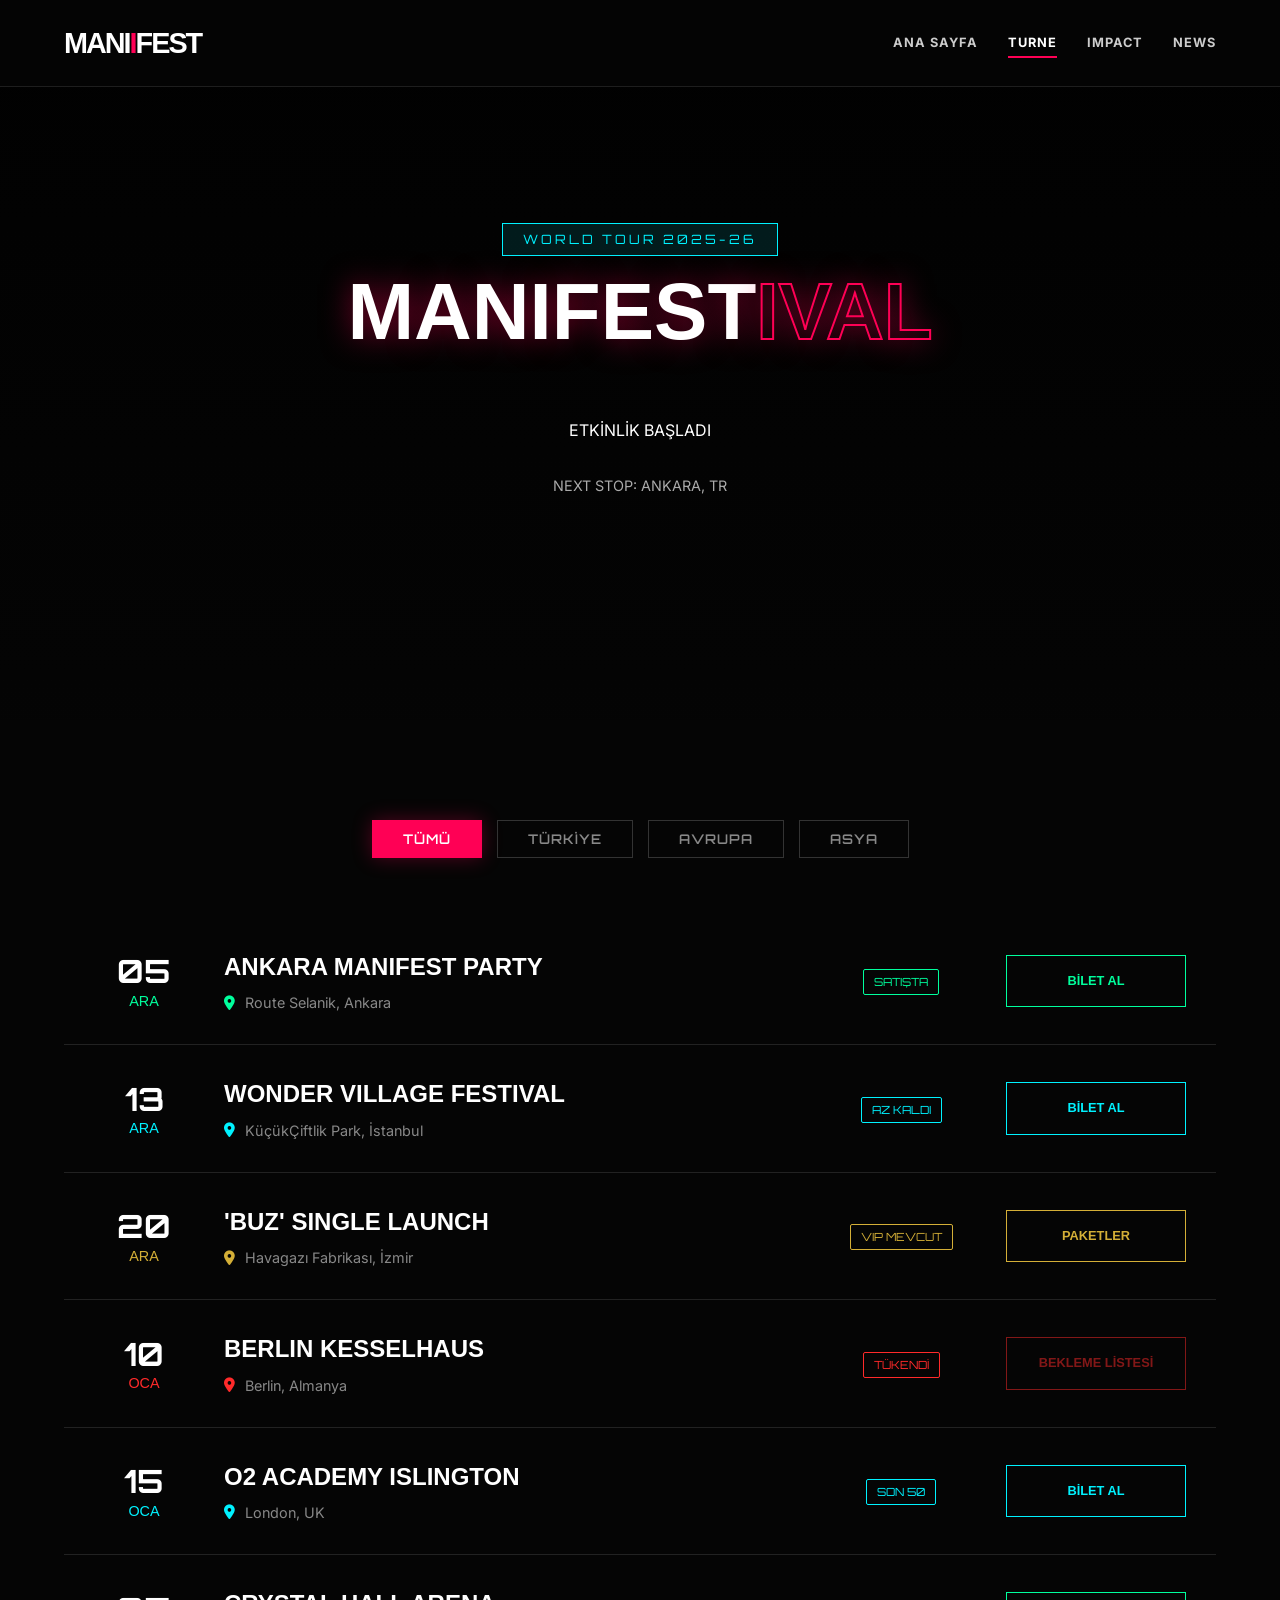
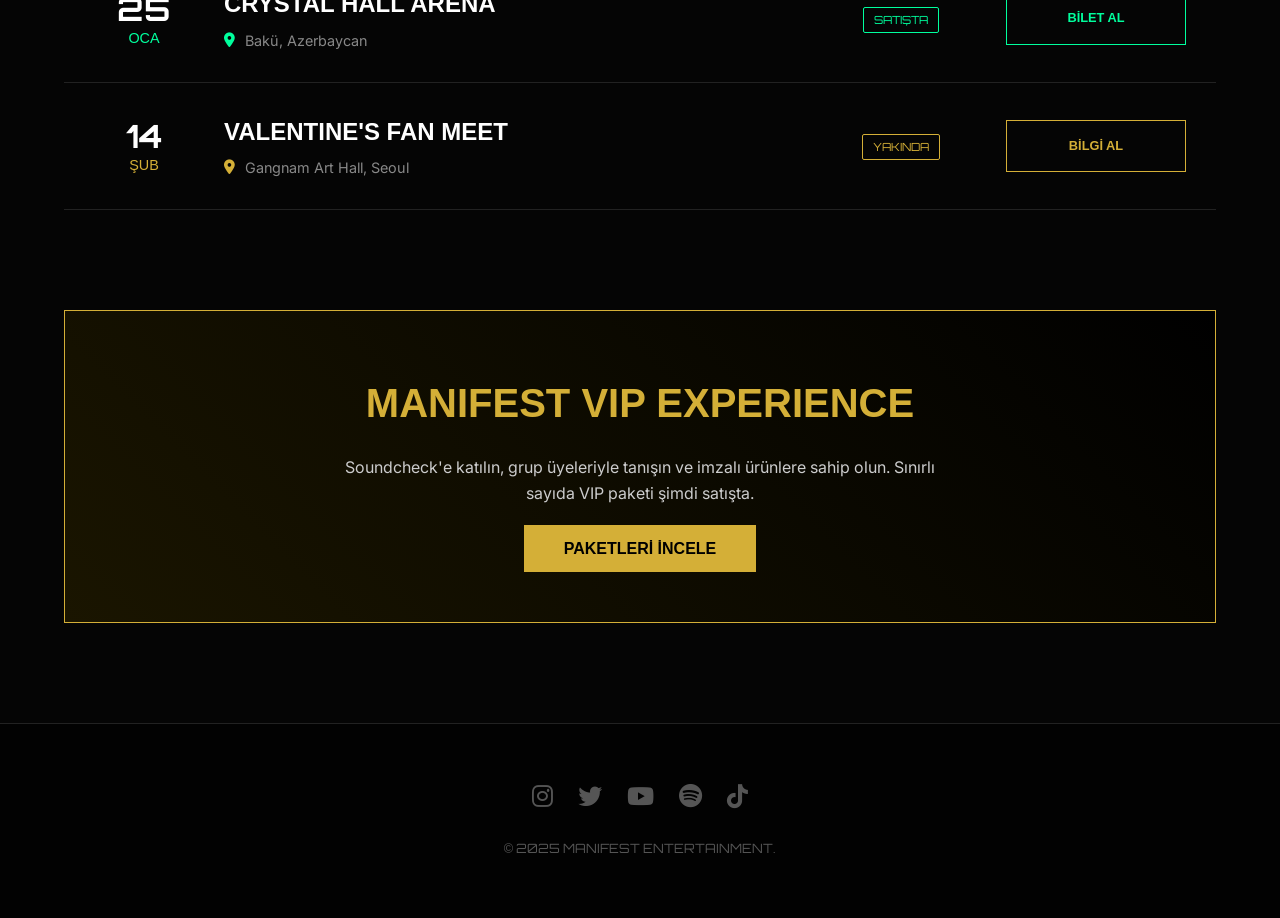
<file: konser_takvimi.html>
<!DOCTYPE html>
<html lang="tr">
<head>
    <meta charset="UTF-8">
    <meta http-equiv="X-UA-Compatible" content="IE=edge">
    <meta name="viewport" content="width=device-width, initial-scale=1.0, maximum-scale=1.0, user-scalable=no">
    
    <title>TOUR DATES | MANIFEST WORLD TOUR 2025-26</title>
    <meta name="description" content="Manifest Dünya Turnesi resmi takvimi. Türkiye, Avrupa ve Asya konser tarihleri, VIP paketler ve bilet satış linkleri.">
    <meta name="author" content="Manifest Entertainment">
    <meta name="theme-color" content="#ff0055">
    
    <link rel="icon" type="image/png" href="pictures/favicon.png"> 
    <link rel="stylesheet" href="https://cdnjs.cloudflare.com/ajax/libs/font-awesome/6.5.1/css/all.min.css" />
    <link href="https://fonts.googleapis.com/css2?family=Inter:wght@300;400;600;800&family=Syncopate:wght@400;700&family=Orbitron:wght@500;700&family=Rajdhani:wght@400;600&display=swap" rel="stylesheet">
    
    <style>
        /* =========================================
           1. CORE SYSTEM (Tour Theme)
           ========================================= */
        :root {
            --bg-root: #050505;
            --bg-panel: #0e0e0e;
            
            /* Colors */
            --primary: #ff0055;       /* Tour Pink */
            --accent: #00f2ff;        /* Laser Blue */
            --gold: #d4af37;          /* VIP Gold */
            --danger: #ff2a2a;        /* Sold Out */
            --success: #00ff9d;       /* On Sale */
            
            --text-main: #ffffff;
            --text-muted: #888888;
            
            /* Fonts */
            --font-main: 'Inter', sans-serif;
            --font-head: 'Syncopate', sans-serif;
            --font-tech: 'Orbitron', sans-serif;
            --font-data: 'Rajdhani', sans-serif;
            
            /* UI */
            --border: 1px solid rgba(255, 255, 255, 0.1);
            --glass: blur(20px) saturate(180%);
        }

        * { margin: 0; padding: 0; box-sizing: border-box; outline: none; }
        
        body {
            background-color: var(--bg-root);
            color: var(--text-main);
            font-family: var(--font-main);
            overflow-x: hidden;
            line-height: 1.6;
            background-image: 
                linear-gradient(to bottom, rgba(0,0,0,0.8), #050505),
                url('https://images.unsplash.com/photo-1501281668745-f7f57925c3b4?auto=format&fit=crop&q=80');
            background-size: cover;
            background-attachment: fixed;
        }

        /* Scrollbar */
        ::-webkit-scrollbar { width: 6px; }
        ::-webkit-scrollbar-track { background: var(--bg-root); }
        ::-webkit-scrollbar-thumb { background: var(--primary); border-radius: 3px; }

        /* =========================================
           2. NAVIGATION
           ========================================= */
        nav {
            position: fixed; top: 0; width: 100%; z-index: 1000;
            padding: 20px 5%; display: flex; justify-content: space-between; align-items: center;
            background: rgba(5, 5, 5, 0.9); backdrop-filter: var(--glass);
            border-bottom: var(--border); transition: 0.4s;
        }
        nav.scrolled { padding: 15px 5%; background: rgba(0,0,0,0.95); border-bottom: 1px solid var(--primary); }

        .logo { font-family: var(--font-head); font-weight: 900; font-size: 1.8rem; letter-spacing: -2px; color: white; text-decoration: none; }
        .logo span { color: var(--primary); }
        
        .nav-menu { display: flex; gap: 30px; }
        .nav-link { font-size: 0.8rem; font-weight: 700; letter-spacing: 1px; text-transform: uppercase; color: #ccc; text-decoration: none; position: relative; transition: 0.3s; }
        .nav-link::before { content: ''; position: absolute; bottom: -5px; left: 0; width: 0; height: 2px; background: var(--primary); transition: 0.3s; }
        .nav-link:hover, .nav-link.active { color: white; }
        .nav-link:hover::before, .nav-link.active::before { width: 100%; }

        /* =========================================
           3. TOUR HERO & COUNTDOWN
           ========================================= */
        .tour-hero {
            height: 80vh; display: flex; flex-direction: column; justify-content: center; align-items: center;
            text-align: center; position: relative;
        }
        
        .tour-badge {
            padding: 5px 20px; border: 1px solid var(--accent); color: var(--accent);
            font-family: var(--font-tech); font-size: 0.8rem; margin-bottom: 20px;
            background: rgba(0, 242, 255, 0.1); letter-spacing: 3px;
        }

        h1 {
            font-family: var(--font-head); font-size: 5rem; line-height: 0.9; margin-bottom: 30px;
            text-transform: uppercase; color: white; text-shadow: 0 0 30px rgba(255, 0, 85, 0.5);
        }
        h1 span { color: transparent; -webkit-text-stroke: 2px var(--primary); }

        /* Countdown */
        .countdown {
            display: flex; gap: 40px; margin-top: 40px;
        }
        .cd-item { text-align: center; }
        .cd-num { font-family: var(--font-tech); font-size: 3rem; font-weight: 700; color: white; display: block; line-height: 1; }
        .cd-lbl { font-size: 0.8rem; color: #888; text-transform: uppercase; letter-spacing: 2px; }

        /* =========================================
           4. TOUR DATES LIST
           ========================================= */
        .tour-container {
            max-width: 1400px; margin: 0 auto; padding: 100px 5%; background: #050505; position: relative;
        }

        .filters {
            display: flex; justify-content: center; gap: 15px; margin-bottom: 60px;
        }
        .filter-btn {
            background: transparent; border: 1px solid #333; color: #888;
            padding: 10px 30px; font-family: var(--font-tech); text-transform: uppercase;
            cursor: pointer; transition: 0.3s; letter-spacing: 1px; font-weight: 600;
        }
        .filter-btn:hover, .filter-btn.active {
            background: var(--primary); color: white; border-color: var(--primary);
            box-shadow: 0 0 20px rgba(255,0,85,0.3);
        }

        /* Concert Row */
        .tour-row {
            display: grid; grid-template-columns: 100px 1fr 150px 180px;
            align-items: center; gap: 30px; padding: 30px;
            border-bottom: 1px solid #222; transition: 0.3s; position: relative;
        }
        .tour-row:hover { background: rgba(255,255,255,0.03); border-color: var(--border-color); }
        .tour-row::before {
            content: ''; position: absolute; left: 0; top: 0; height: 100%; width: 4px;
            background: var(--border-color); transform: scaleY(0); transition: 0.3s;
        }
        .tour-row:hover::before { transform: scaleY(1); }

        /* Date Column */
        .t-date { text-align: center; line-height: 1.2; }
        .t-day { font-family: var(--font-tech); font-size: 2rem; font-weight: 700; color: white; display: block; }
        .t-month { font-family: var(--font-head); font-size: 0.9rem; color: var(--border-color); }

        /* Info Column */
        .t-info h3 { font-family: var(--font-head); font-size: 1.5rem; color: white; margin-bottom: 5px; }
        .t-info p { color: #888; font-size: 0.9rem; display: flex; align-items: center; gap: 10px; }
        .t-info i { color: var(--border-color); }

        /* Status Badge */
        .t-status { text-align: center; }
        .status-tag {
            font-family: var(--font-tech); font-size: 0.7rem; padding: 5px 10px;
            border: 1px solid var(--border-color); color: var(--border-color);
            text-transform: uppercase; border-radius: 2px;
        }

        /* Button */
        .t-action a {
            display: block; padding: 15px 0; text-align: center; text-decoration: none;
            background: transparent; border: 1px solid var(--border-color); color: var(--border-color);
            font-family: var(--font-head); font-weight: 700; font-size: 0.8rem;
            transition: 0.3s; text-transform: uppercase;
        }
        .t-action a:hover { background: var(--border-color); color: black; box-shadow: 0 0 20px var(--border-color); }

        /* States Colors */
        .state-onsale { --border-color: var(--success); }
        .state-sellingfast { --border-color: var(--accent); }
        .state-soldout { --border-color: var(--danger); }
        .state-vip { --border-color: var(--gold); }

        /* VIP Section */
        .vip-banner {
            margin-top: 100px; padding: 60px; background: linear-gradient(45deg, #1a1500, #000);
            border: 1px solid var(--gold); text-align: center; position: relative; overflow: hidden;
        }
        .vip-banner h2 { font-family: var(--font-head); color: var(--gold); font-size: 2.5rem; margin-bottom: 20px; }
        .vip-banner p { color: #ccc; max-width: 600px; margin: 0 auto 30px; }
        .vip-btn {
            background: var(--gold); color: black; padding: 15px 40px; text-decoration: none;
            font-family: var(--font-head); font-weight: 900; transition: 0.3s;
        }
        .vip-btn:hover { background: white; box-shadow: 0 0 30px var(--gold); }

        /* Footer */
        footer { background: #020202; border-top: 1px solid #222; padding: 60px 5%; text-align: center; }
        .social-icons { margin-bottom: 30px; display: flex; justify-content: center; gap: 25px; }
        .social-icons i { font-size: 1.5rem; color: #555; transition: 0.3s; cursor: pointer; }
        .social-icons i:hover { color: var(--primary); transform: scale(1.2); }

        /* Animation */
        .reveal { opacity: 0; transform: translateY(30px); transition: 0.6s var(--ease-out); }
        .reveal.active { opacity: 1; transform: translateY(0); }

        @media (max-width: 900px) {
            h1 { font-size: 3rem; }
            .tour-row { grid-template-columns: 1fr; text-align: center; gap: 20px; }
            .t-info p { justify-content: center; }
            .tour-row::before { height: 4px; width: 100%; top: 0; left: 0; transform: scaleX(0); transform-origin: center; }
            .tour-row:hover::before { transform: scaleX(1); transform: scaleY(1); }
        }
    </style>
</head>
<body>

    <nav id="navbar">
        <a href="index.html" class="logo">MANI<span>I</span>FEST</a>
        <div class="nav-menu">
            <a href="index.html" class="nav-link">ANA SAYFA</a>
            <a href="konser_takvimi.html" class="nav-link active">TURNE</a>
            <a href="fan_projeleri.html" class="nav-link">IMPACT</a>
            <a href="haberler.html" class="nav-link">NEWS</a>
        </div>
    </nav>

    <header class="tour-hero">
        <span class="tour-badge">WORLD TOUR 2025-26</span>
        <h1 class="reveal">MANIFEST<span>IVAL</span></h1>
        <div class="countdown reveal">
            <div class="cd-item"><span class="cd-num" id="days">00</span><span class="cd-lbl">GÜN</span></div>
            <div class="cd-item"><span class="cd-num" id="hours">00</span><span class="cd-lbl">SAAT</span></div>
            <div class="cd-item"><span class="cd-num" id="mins">00</span><span class="cd-lbl">DAKİKA</span></div>
        </div>
        <p class="reveal" style="margin-top:30px; color:#aaa; font-size:0.9rem;">NEXT STOP: ANKARA, TR</p>
    </header>

    <div class="tour-container">
        
        <div class="filters reveal">
            <button class="filter-btn active" onclick="filterTour('all')">TÜMÜ</button>
            <button class="filter-btn" onclick="filterTour('tr')">TÜRKİYE</button>
            <button class="filter-btn" onclick="filterTour('eu')">AVRUPA</button>
            <button class="filter-btn" onclick="filterTour('asia')">ASYA</button>
        </div>

        <div id="tour-list">

            <div class="tour-row state-onsale reveal" data-region="tr">
                <div class="t-date">
                    <span class="t-day">05</span>
                    <span class="t-month">ARA</span>
                </div>
                <div class="t-info">
                    <h3>ANKARA MANIFEST PARTY</h3>
                    <p><i class="fas fa-map-marker-alt"></i> Route Selanik, Ankara</p>
                </div>
                <div class="t-status"><span class="status-tag">SATIŞTA</span></div>
                <div class="t-action"><a href="https://biletimgo.com" target="_blank">BİLET AL</a></div>
            </div>

            <div class="tour-row state-sellingfast reveal" data-region="tr">
                <div class="t-date">
                    <span class="t-day">13</span>
                    <span class="t-month">ARA</span>
                </div>
                <div class="t-info">
                    <h3>WONDER VILLAGE FESTIVAL</h3>
                    <p><i class="fas fa-map-marker-alt"></i> KüçükÇiftlik Park, İstanbul</p>
                </div>
                <div class="t-status"><span class="status-tag">AZ KALDI</span></div>
                <div class="t-action"><a href="https://lifepark.com.tr" target="_blank">BİLET AL</a></div>
            </div>

            <div class="tour-row state-vip reveal" data-region="tr">
                <div class="t-date">
                    <span class="t-day">20</span>
                    <span class="t-month">ARA</span>
                </div>
                <div class="t-info">
                    <h3>'BUZ' SINGLE LAUNCH</h3>
                    <p><i class="fas fa-map-marker-alt"></i> Havagazı Fabrikası, İzmir</p>
                </div>
                <div class="t-status"><span class="status-tag">VIP MEVCUT</span></div>
                <div class="t-action"><a href="https://bubilet.com.tr" target="_blank">PAKETLER</a></div>
            </div>

            <div class="tour-row state-soldout reveal" data-region="eu">
                <div class="t-date">
                    <span class="t-day">10</span>
                    <span class="t-month">OCA</span>
                </div>
                <div class="t-info">
                    <h3>BERLIN KESSELHAUS</h3>
                    <p><i class="fas fa-map-marker-alt"></i> Berlin, Almanya</p>
                </div>
                <div class="t-status"><span class="status-tag">TÜKENDİ</span></div>
                <div class="t-action"><a href="#" style="cursor:default; opacity:0.5;">BEKLEME LİSTESİ</a></div>
            </div>

            <div class="tour-row state-sellingfast reveal" data-region="eu">
                <div class="t-date">
                    <span class="t-day">15</span>
                    <span class="t-month">OCA</span>
                </div>
                <div class="t-info">
                    <h3>O2 ACADEMY ISLINGTON</h3>
                    <p><i class="fas fa-map-marker-alt"></i> London, UK</p>
                </div>
                <div class="t-status"><span class="status-tag">SON 50</span></div>
                <div class="t-action"><a href="#" target="_blank">BİLET AL</a></div>
            </div>

            <div class="tour-row state-onsale reveal" data-region="asia">
                <div class="t-date">
                    <span class="t-day">25</span>
                    <span class="t-month">OCA</span>
                </div>
                <div class="t-info">
                    <h3>CRYSTAL HALL ARENA</h3>
                    <p><i class="fas fa-map-marker-alt"></i> Bakü, Azerbaycan</p>
                </div>
                <div class="t-status"><span class="status-tag">SATIŞTA</span></div>
                <div class="t-action"><a href="#" target="_blank">BİLET AL</a></div>
            </div>

             <div class="tour-row state-vip reveal" data-region="asia">
                <div class="t-date">
                    <span class="t-day">14</span>
                    <span class="t-month">ŞUB</span>
                </div>
                <div class="t-info">
                    <h3>VALENTINE'S FAN MEET</h3>
                    <p><i class="fas fa-map-marker-alt"></i> Gangnam Art Hall, Seoul</p>
                </div>
                <div class="t-status"><span class="status-tag">YAKINDA</span></div>
                <div class="t-action"><a href="#">BİLGİ AL</a></div>
            </div>

        </div>

        <div class="vip-banner reveal">
            <h2>MANIFEST VIP EXPERIENCE</h2>
            <p>Soundcheck'e katılın, grup üyeleriyle tanışın ve imzalı ürünlere sahip olun. Sınırlı sayıda VIP paketi şimdi satışta.</p>
            <a href="#" class="vip-btn">PAKETLERİ İNCELE</a>
        </div>

    </div>

    <footer>
        <div class="social-icons">
            <i class="fab fa-instagram"></i>
            <i class="fab fa-twitter"></i>
            <i class="fab fa-youtube"></i>
            <i class="fab fa-spotify"></i>
            <i class="fab fa-tiktok"></i>
        </div>
        <p style="color:#555; font-size:0.8rem; font-family:var(--font-tech);">© 2025 MANIFEST ENTERTAINMENT.</p>
    </footer>

    <script>
        /* --- 1. SCROLL REVEAL --- */
        window.addEventListener('scroll', () => {
            const nav = document.getElementById('navbar');
            if(window.scrollY > 50) nav.classList.add('scrolled');
            else nav.classList.remove('scrolled');

            const reveals = document.querySelectorAll('.reveal');
            reveals.forEach(el => {
                const windowHeight = window.innerHeight;
                const elementTop = el.getBoundingClientRect().top;
                if (elementTop < windowHeight - 100) {
                    el.classList.add('active');
                }
            });
        });
        window.dispatchEvent(new Event('scroll')); // Trigger on load

        /* --- 2. FILTER LOGIC --- */
        function filterTour(region) {
            const rows = document.querySelectorAll('.tour-row');
            const btns = document.querySelectorAll('.filter-btn');

            btns.forEach(btn => btn.classList.remove('active'));
            event.target.classList.add('active');

            rows.forEach(row => {
                if(region === 'all' || row.getAttribute('data-region') === region) {
                    row.style.display = 'grid';
                    setTimeout(() => row.style.opacity = '1', 50);
                } else {
                    row.style.opacity = '0';
                    setTimeout(() => row.style.display = 'none', 300);
                }
            });
        }

        /* --- 3. COUNTDOWN LOGIC --- */
        // Set the date we're counting down to (Next Concert: Dec 5, 2025)
        const countDownDate = new Date("Dec 5, 2025 20:00:00").getTime();

        const x = setInterval(function() {
            const now = new Date().getTime();
            const distance = countDownDate - now;

            const days = Math.floor(distance / (1000 * 60 * 60 * 24));
            const hours = Math.floor((distance % (1000 * 60 * 60 * 24)) / (1000 * 60 * 60));
            const minutes = Math.floor((distance % (1000 * 60 * 60)) / (1000 * 60));

            document.getElementById("days").innerText = days < 10 ? "0" + days : days;
            document.getElementById("hours").innerText = hours < 10 ? "0" + hours : hours;
            document.getElementById("mins").innerText = minutes < 10 ? "0" + minutes : minutes;

            if (distance < 0) {
                clearInterval(x);
                document.querySelector(".countdown").innerHTML = "ETKİNLİK BAŞLADI";
            }
        }, 1000);
    </script>

</body>
</html>
</file>
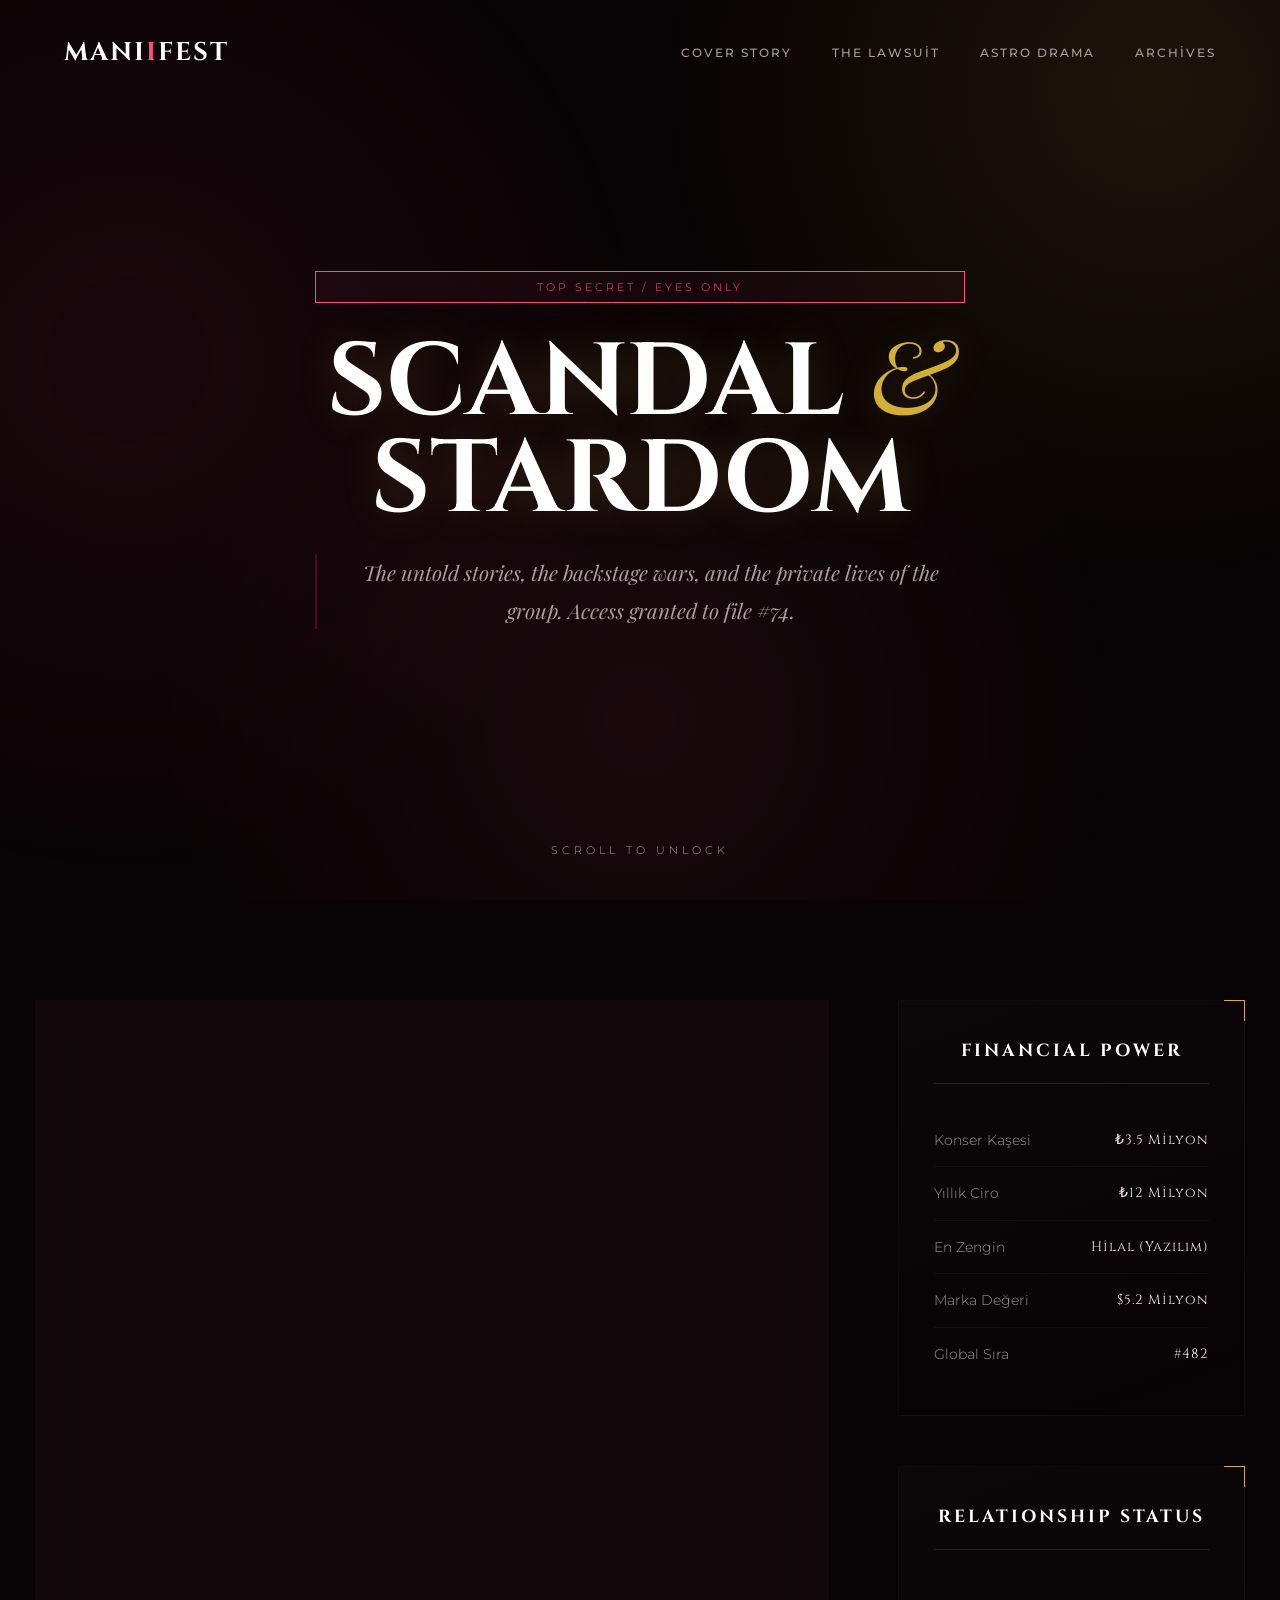
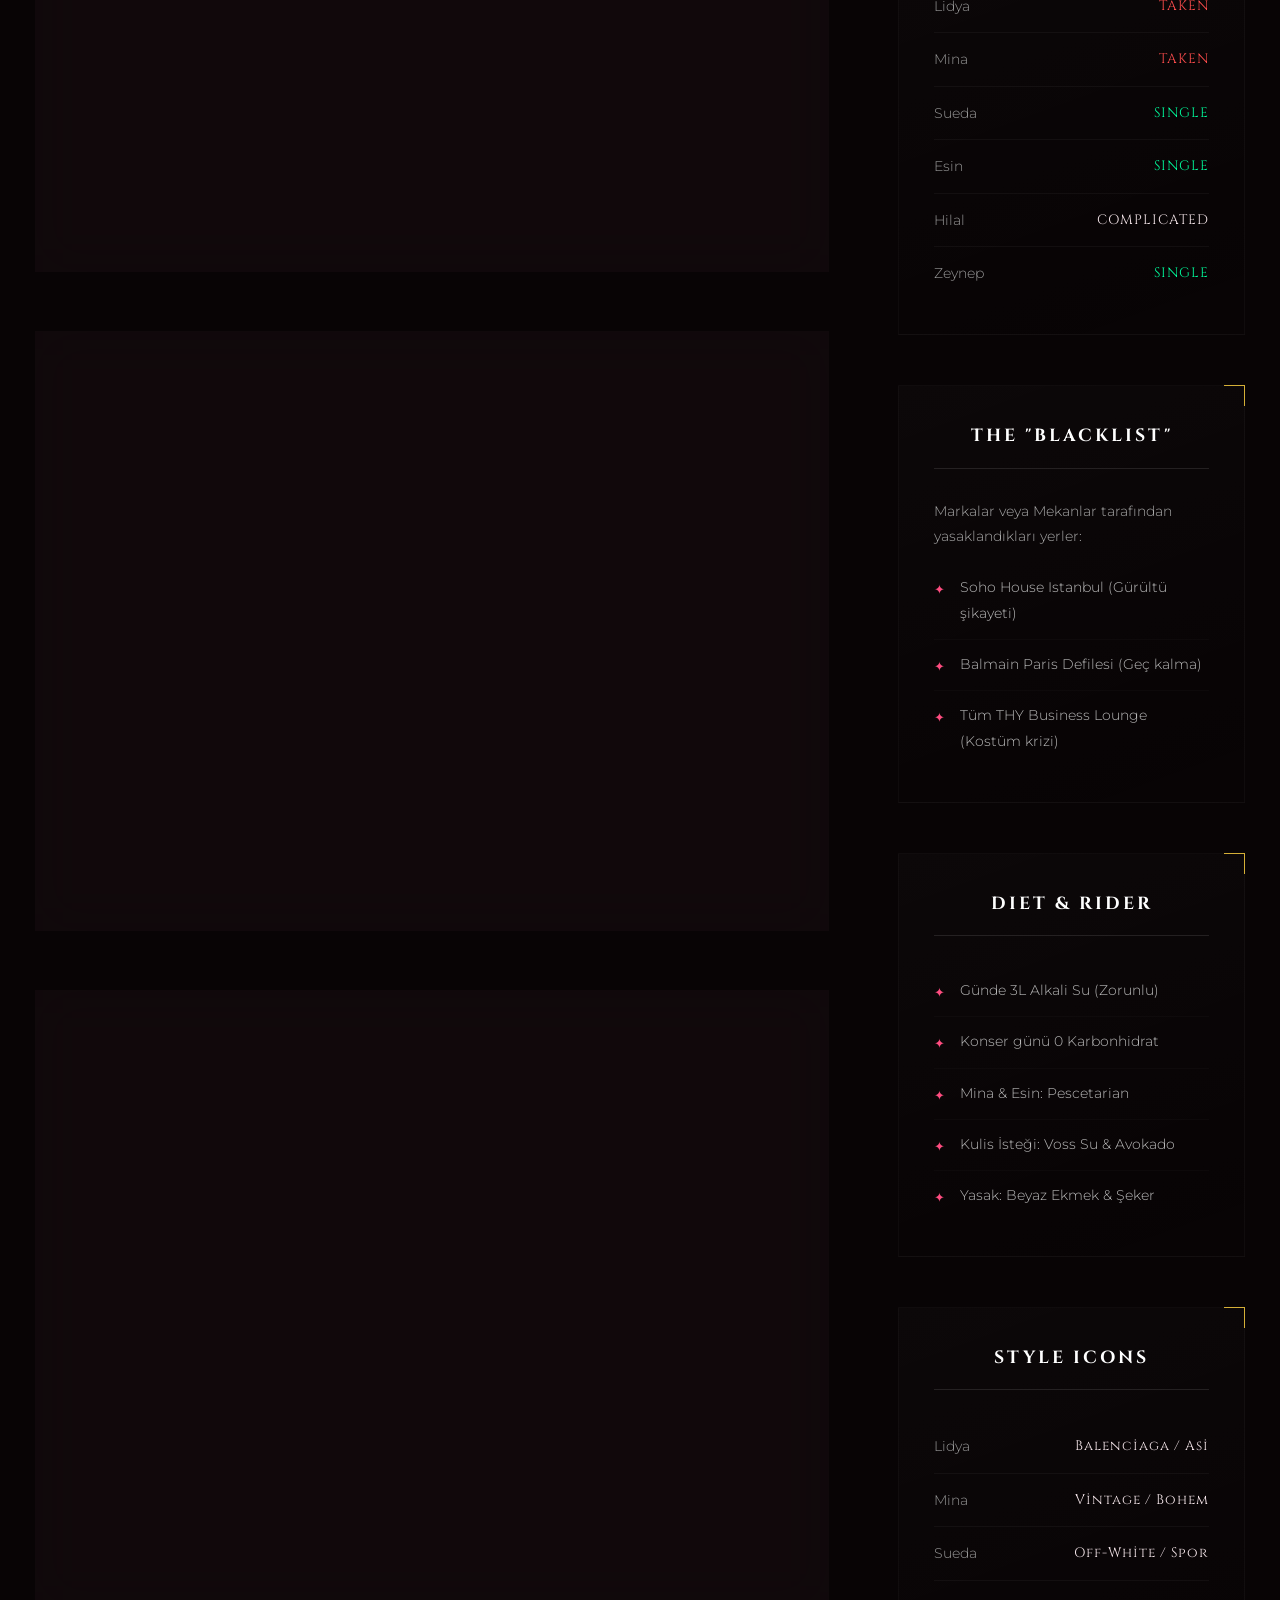
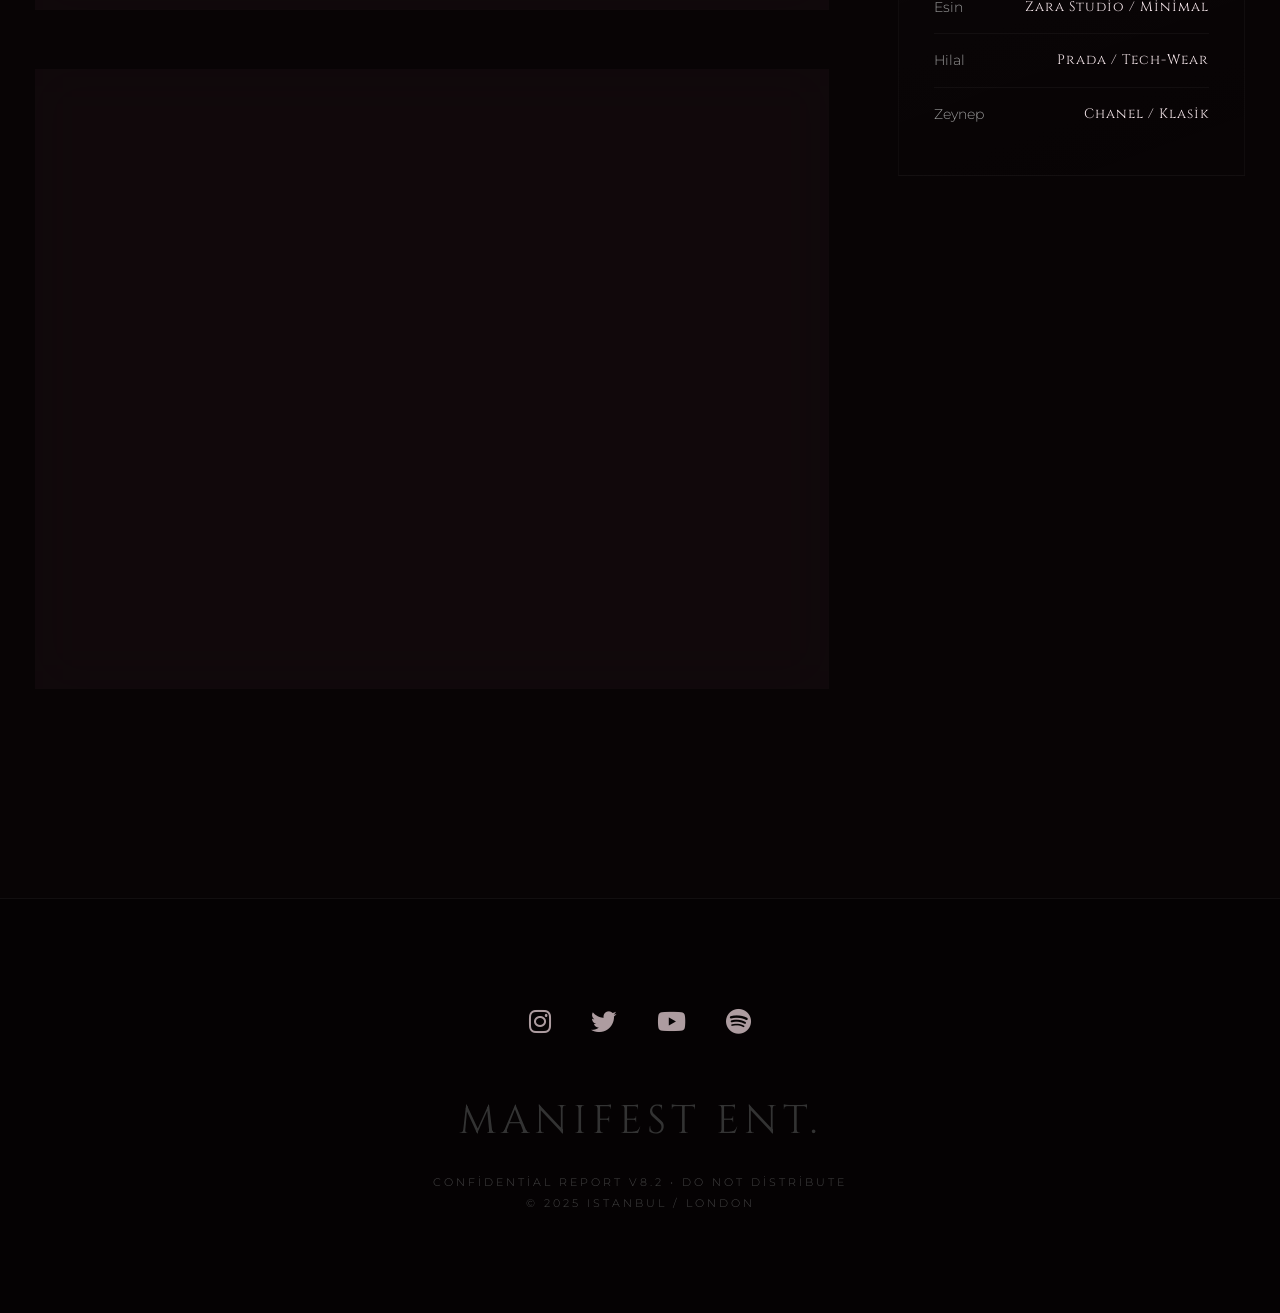
<file: magazin.html>
<!DOCTYPE html>
<html lang="tr">
<head>
    <meta charset="UTF-8">
    <meta http-equiv="X-UA-Compatible" content="IE=edge">
    <meta name="viewport" content="width=device-width, initial-scale=1.0">
    
    <title>MANIFEST CONFIDENTIAL | THE UNTOLD FILES</title>
    <meta name="theme-color" content="#080405">
    <meta name="description" content="Manifest Grubu hakkında sızdırılan gizli dosyalar.">
    
    <link rel="stylesheet" href="https://cdnjs.cloudflare.com/ajax/libs/font-awesome/6.5.1/css/all.min.css">
    <link href="https://fonts.googleapis.com/css2?family=Cinzel:wght@400;600;800&family=Montserrat:wght@200;300;400;500;600&family=Playfair+Display:ital,wght@0,400;0,600;1,400;1,600&display=swap" rel="stylesheet">
    
    <style>
        /* =========================================
           1. LUXURY VARIABLES & RESET
           ========================================= */
        :root {
            /* Palette: Dark Feminine & Expensive */
            --bg-deep: #080405;
            --bg-panel: rgba(20, 12, 15, 0.7);
            
            --primary: #d4af37;       /* Champagne Gold */
            --accent: #ff4d80;        /* Hot Pink (Subtle) */
            --secondary: #4a0e22;     /* Deep Burgundy */
            --text-main: #f5e6ea;     /* Soft White */
            --text-muted: #ad9ca0;    /* Warm Grey */
            
            --border-glass: 1px solid rgba(255, 200, 210, 0.08);
            --shadow-lux: 0 30px 60px -15px rgba(0,0,0,0.9);
            
            /* Fonts */
            --font-body: 'Montserrat', sans-serif;
            --font-serif: 'Playfair Display', serif; 
            --font-header: 'Cinzel', serif; 
            
            /* Layout */
            --container: 1250px;
            --glass: blur(25px) saturate(160%);
        }

        * { margin: 0; padding: 0; box-sizing: border-box; outline: none; }
        ::selection { background: var(--secondary); color: var(--primary); }

        body {
            background-color: var(--bg-deep);
            color: var(--text-main);
            font-family: var(--font-body);
            font-weight: 300;
            line-height: 1.8;
            overflow-x: hidden;
        }

        /* Ambient Background Mesh */
        body::before {
            content: ''; position: fixed; top: 0; left: 0; width: 100%; height: 100%;
            background: 
                radial-gradient(circle at 10% 40%, rgba(74, 14, 34, 0.3), transparent 40%),
                radial-gradient(circle at 90% 10%, rgba(212, 175, 55, 0.1), transparent 35%),
                radial-gradient(circle at 50% 80%, rgba(255, 77, 128, 0.08), transparent 50%);
            z-index: -1; pointer-events: none;
        }

        /* Scrollbar */
        ::-webkit-scrollbar { width: 6px; }
        ::-webkit-scrollbar-track { background: var(--bg-deep); }
        ::-webkit-scrollbar-thumb { background: var(--secondary); border-radius: 10px; }
        ::-webkit-scrollbar-thumb:hover { background: var(--accent); }

        /* =========================================
           2. PRELOADER
           ========================================= */
        #preloader {
            position: fixed; top: 0; left: 0; width: 100%; height: 100%;
            background: var(--bg-deep); z-index: 9999;
            display: flex; justify-content: center; align-items: center;
            transition: opacity 0.8s ease; flex-direction: column;
        }
        .loader-text {
            font-family: var(--font-header); font-size: 2.5rem; letter-spacing: 12px;
            color: var(--primary); animation: fadeText 2s infinite alternate; margin-bottom: 10px;
        }
        .loader-sub {
            font-size: 0.8rem; color: var(--text-muted); letter-spacing: 4px; text-transform: uppercase;
        }
        @keyframes fadeText { 0% { opacity: 0.4; letter-spacing: 12px; } 100% { opacity: 1; letter-spacing: 15px; } }

        /* =========================================
           3. NAVIGATION
           ========================================= */
        nav {
            position: fixed; top: 0; width: 100%; z-index: 1000;
            padding: 30px 5%; display: flex; justify-content: space-between; align-items: center;
            transition: 0.4s ease; border-bottom: 1px solid transparent;
        }
        nav.scrolled {
            padding: 15px 5%; background: rgba(8, 4, 5, 0.95); 
            backdrop-filter: blur(10px); border-bottom: var(--border-glass);
        }

        .logo {
            font-family: var(--font-header); font-size: 1.6rem; color: white; 
            text-decoration: none; letter-spacing: 2px; font-weight: 700;
        }
        .logo span { color: var(--accent); }

        .nav-menu { display: flex; gap: 40px; }
        .nav-link {
            font-size: 0.75rem; text-transform: uppercase; letter-spacing: 2px;
            color: var(--text-muted); text-decoration: none; position: relative;
            transition: color 0.3s; font-weight: 500;
        }
        .nav-link::after {
            content: ''; position: absolute; bottom: -5px; left: 50%; width: 0; height: 1px;
            background: var(--primary); transition: 0.4s ease; transform: translateX(-50%);
        }
        .nav-link:hover { color: var(--primary); }
        .nav-link:hover::after { width: 100%; }

        /* =========================================
           4. HERO SECTION
           ========================================= */
        header.hero {
            height: 100vh; display: flex; flex-direction: column; 
            justify-content: center; align-items: center; text-align: center;
            padding: 0 20px; position: relative;
        }
        
        .confidential-badge {
            border: 1px solid var(--accent); color: var(--accent); padding: 5px 15px;
            font-size: 0.7rem; letter-spacing: 3px; text-transform: uppercase; margin-bottom: 20px;
            background: rgba(255, 77, 128, 0.05);
        }

        h1 {
            font-family: var(--font-header); font-size: clamp(3rem, 8vw, 7.5rem);
            line-height: 0.95; margin-bottom: 25px; color: white;
            text-shadow: 0 0 40px rgba(212, 175, 55, 0.2);
        }
        h1 span { font-family: var(--font-serif); color: var(--primary); font-style: italic; font-weight: 400; }

        .hero-sub {
            font-family: var(--font-serif); font-style: italic; font-size: 1.3rem;
            color: var(--text-muted); max-width: 650px; margin-top: 10px;
            border-left: 2px solid var(--secondary); padding-left: 20px;
        }

        .scroll-indicator {
            position: absolute; bottom: 40px; left: 50%; transform: translateX(-50%);
            font-size: 0.7rem; letter-spacing: 4px; color: var(--text-muted);
            animation: bounce 2s infinite;
        }
        @keyframes bounce { 0%, 20%, 50%, 80%, 100% {transform: translateY(0) translateX(-50%);} 40% {transform: translateY(-10px) translateX(-50%);} 60% {transform: translateY(-5px) translateX(-50%);} }

        /* =========================================
           5. MAIN LAYOUT & CARDS
           ========================================= */
        .container {
            max-width: var(--container); margin: 0 auto; padding: 100px 20px;
            display: grid; grid-template-columns: 8fr 3.5fr; gap: 70px;
            align-items: start;
        }

        /* Article Styling */
        .article-card {
            background: var(--bg-panel); 
            border: var(--border-glass);
            border-radius: 0px; padding: 60px; margin-bottom: 60px;
            backdrop-filter: var(--glass);
            transition: all 0.5s cubic-bezier(0.25, 0.8, 0.25, 1);
            position: relative; overflow: hidden;
        }
        
        .article-card:hover {
            transform: translateY(-5px);
            box-shadow: var(--shadow-lux);
            border-color: rgba(255, 77, 128, 0.2);
        }
        
        /* Decorative Side Line */
        .article-card::before {
            content: ''; position: absolute; top: 0; left: 0; width: 2px; height: 100%;
            background: linear-gradient(to bottom, var(--primary), var(--secondary));
            opacity: 0.8;
        }

        .meta-header {
            display: flex; justify-content: space-between; align-items: center; margin-bottom: 20px;
        }
        .meta-tag {
            font-size: 0.7rem; letter-spacing: 3px; text-transform: uppercase;
            color: var(--primary); font-weight: 600;
        }
        .meta-date { font-size: 0.7rem; color: #666; font-family: var(--font-header); }
        
        .card-title {
            font-family: var(--font-serif); font-size: 2.8rem; margin-bottom: 25px;
            color: white; line-height: 1.1; letter-spacing: -1px;
        }
        
        .card-body {
            font-size: 1.1rem; color: #ccc; margin-bottom: 35px; line-height: 1.9;
        }

        /* Quote Box */
        .quote-box {
            border-left: 2px solid var(--accent); padding: 20px 30px;
            background: rgba(255, 255, 255, 0.02); margin: 30px 0;
            font-family: var(--font-serif); font-style: italic; font-size: 1.2rem; color: #eee;
        }

        /* Grid for Details */
        .details-grid {
            display: grid; grid-template-columns: 1fr 1fr; gap: 30px;
            margin-top: 40px; padding-top: 30px; 
            border-top: 1px solid rgba(255,255,255,0.05);
        }
        
        .detail-item h5 {
            font-family: var(--font-header); color: var(--primary); 
            margin-bottom: 10px; font-size: 0.9rem; letter-spacing: 1px;
        }
        .detail-item p { font-size: 0.95rem; color: var(--text-muted); }
        .detail-item i { margin-right: 8px; color: var(--secondary); }

        /* =========================================
           6. SIDEBAR & WIDGETS
           ========================================= */
        aside { position: sticky; top: 110px; }

        .widget {
            margin-bottom: 50px; padding: 35px;
            border: 1px solid rgba(255,255,255,0.03);
            background: linear-gradient(160deg, rgba(255,255,255,0.02), transparent);
            position: relative;
        }
        /* Gold Corner Accent */
        .widget::after {
            content: ''; position: absolute; top: -1px; right: -1px; width: 20px; height: 20px;
            border-top: 1px solid var(--primary); border-right: 1px solid var(--primary);
        }

        .widget-title {
            font-family: var(--font-header); font-size: 1.1rem; color: white;
            text-align: center; margin-bottom: 30px; padding-bottom: 15px;
            border-bottom: 1px solid rgba(255,255,255,0.1); letter-spacing: 3px;
        }

        /* Table Styling */
        .chic-table { width: 100%; border-collapse: collapse; }
        .chic-table td { 
            padding: 14px 0; border-bottom: 1px solid rgba(255,255,255,0.04); 
            font-size: 0.85rem; color: #999;
        }
        .chic-table tr:last-child td { border-bottom: none; }
        .chic-table td:last-child { 
            text-align: right; color: var(--text-main); 
            font-family: var(--font-header); letter-spacing: 1px;
        }
        .status-single { color: var(--green, #00ff9d) !important; }
        .status-taken { color: var(--red, #ff4d4d) !important; }

        /* List Styling */
        .chic-list li {
            list-style: none; padding: 12px 0; color: #bbb; font-size: 0.9rem;
            display: flex; align-items: flex-start; border-bottom: 1px solid rgba(255,255,255,0.02);
        }
        .chic-list li:last-child { border-bottom: none; }
        .chic-list li::before {
            content: '✦'; display: inline-block; color: var(--accent); 
            margin-right: 15px; font-size: 0.8rem; margin-top: 3px;
        }

        /* =========================================
           7. FOOTER
           ========================================= */
        footer {
            border-top: 1px solid rgba(255,255,255,0.05); padding: 100px 0;
            text-align: center; background: #050203; margin-top: 50px;
        }
        .social-row { display: flex; justify-content: center; gap: 40px; margin-bottom: 40px; }
        .social-row a { color: var(--text-muted); font-size: 1.6rem; transition: 0.3s; }
        .social-row a:hover { color: var(--primary); transform: scale(1.1); }
        
        .brand-sig {
            font-family: var(--font-header); font-size: 2.5rem; margin-bottom: 15px; color: #333; letter-spacing: 5px;
        }

        /* Responsive */
        @media (max-width: 1024px) {
            .container { grid-template-columns: 1fr; padding: 60px 20px; }
            h1 { font-size: 4rem; }
            aside { display: none; }
            .nav-menu { display: none; }
        }
        
        /* Animation */
        .fade-up { opacity: 0; transform: translateY(40px); transition: 1s cubic-bezier(0.215, 0.610, 0.355, 1); }
        .fade-up.visible { opacity: 1; transform: translateY(0); }

    </style>
</head>
<body>

    <div id="preloader">
        <div class="loader-text">MANIFEST</div>
        <div class="loader-sub">Confidential Files Loading...</div>
    </div>

    <nav id="navbar">
        <a href="#" class="logo">MANI<span>I</span>FEST</a>
        <div class="nav-menu">
            <a href="#" class="nav-link">Cover Story</a>
            <a href="#" class="nav-link">The Lawsuit</a>
            <a href="#" class="nav-link">Astro Drama</a>
            <a href="#" class="nav-link">Archives</a>
        </div>
    </nav>

    <header class="hero">
        <div class="fade-up">
            <div class="confidential-badge">Top Secret / Eyes Only</div>
            <h1>SCANDAL <span>&</span> <br>STARDOM</h1>
            <p class="hero-sub">The untold stories, the backstage wars, and the private lives of the group. Access granted to file #74.</p>
        </div>
        <div class="scroll-indicator">SCROLL TO UNLOCK</div>
    </header>

    <div class="container">
        
        <main>
            
            <article class="article-card fade-up">
                <div class="meta-header">
                    <span class="meta-tag" style="color:var(--accent)">EXCLUSIVE REPORT</span>
                    <span class="meta-date">20 NOV 2025</span>
                </div>
                <h2 class="card-title">Celestial Warfare: Scorpio vs. Leo</h2>
                <div class="card-body">
                    <p>Dışarıdan her şey mükemmel görünse de, grup içindeki enerji dengeleri astrolojik bir savaş alanına dönmüş durumda. Kulislerden sızan son bilgilere göre, özellikle <strong>Merkür Retrosu</strong> dönemlerinde grup içi iletişim kopukluğu zirve yapıyor.</p>
                    
                    <div class="quote-box">
                        "Lidya'nın derin sessizliği ile Sueda'nın sahne ışığına olan ihtiyacı artık yönetilemez bir kriz yaratıyor."
                    </div>

                    <p>Grubun en büyük riski olarak tanımlanan bu durum, <strong>Akrep (Lidya)</strong> ve <strong>Aslan (Sueda)</strong> arasındaki bitmek bilmeyen ego savaşından besleniyor. Geçtiğimiz hafta yapılan kostüm provasında, Sueda'nın "kırmızı" rengi sahiplenmesi üzerine Lidya'nın provayı terk ettiği konuşuluyor. Esin (Yay) ise bu iki ateş ve su grubu arasında dengeyi bulmaya çalışan yegane isim.</p>
                </div>
                <div class="details-grid">
                    <div class="detail-item">
                        <h5><i class="fas fa-meteor"></i> Risk Analizi</h5>
                        <p>Grup dağılma riski: %65 (Retro Dönemlerinde).</p>
                    </div>
                    <div class="detail-item">
                        <h5><i class="fas fa-users"></i> Dengeleyici Unsur</h5>
                        <p>Esin'in diplomatik çabaları grubu bir arada tutuyor.</p>
                    </div>
                </div>
            </article>

            <article class="article-card fade-up">
                <div class="meta-header">
                    <span class="meta-tag">JUDICIAL / BREAKING</span>
                    <span class="meta-date">UPDATED 1 HR AGO</span>
                </div>
                <h2 class="card-title">The Verdict: Case 2025/481</h2>
                <div class="card-body">
                    <p>Manifest grubunun Beşiktaş konserindeki olaylı "Zehir" performansı sonrası açılan davada savcılık mütalaasını verdi. TCK 225. Madde (Hayasızca Hareketler) uyarınca istenen cezalar ve avukatların "Sanat Özgürlüğü" savunması sızdı.</p>
                    <p>Mahkeme koridorlarında konuşulanlara göre, grup üyeleri duruşmaya "All Black" (Simsiyah) kıyafetlerle katılarak sessiz bir protesto gerçekleştirecek.</p>
                </div>
                <div class="details-grid">
                    <div class="detail-item">
                        <h5><i class="fas fa-gavel"></i> Savcılık Talebi</h5>
                        <p>1-3 Yıl hapis ve belirli haklardan yoksun bırakılma.</p>
                    </div>
                    <div class="detail-item">
                        <h5><i class="fas fa-calendar-alt"></i> Kritik Tarih</h5>
                        <p>14 Ocak 2026 - Çağlayan Adliyesi 14. Asliye Ceza.</p>
                    </div>
                </div>
            </article>

            <article class="article-card fade-up">
                <div class="meta-header">
                    <span class="meta-tag" style="color:#a8ffdb">RELATIONSHIPS</span>
                    <span class="meta-date">INSIDER INFO</span>
                </div>
                <h2 class="card-title">Who is Dating Who?</h2>
                <div class="card-body">
                    <p>Işıklar kapandığında kim kiminle eve dönüyor? Müzik listelerindeki başarılarının arkasında yatan fırtınalı aşk hayatları deşifre oldu. Söylentilere göre "Grup içi aşk yasağı" kuralı çoktan delindi.</p>
                </div>
                <div class="details-grid">
                    <div class="detail-item">
                        <h5>Lidya & Kaan Miraç</h5>
                        <p>8 aydır birlikteler. Cihangir'de kedileriyle yaşıyorlar (Onaylandı).</p>
                    </div>
                    <div class="detail-item">
                        <h5>Mina & Anıl Daldal</h5>
                        <p>Müzisyen çift. Aileler tanıştı, nişan yakın.</p>
                    </div>
                    <div class="detail-item">
                        <h5>Hilal'in Sırrı</h5>
                        <p>ODTÜ mezunu bir teknoloji CEO'su ile görüşüyor.</p>
                    </div>
                    <div class="detail-item">
                        <h5>Sueda</h5>
                        <p>Olaylı ayrılık sonrası "Kariyer Detoksu" yapıyor.</p>
                    </div>
                </div>
            </article>

            <article class="article-card fade-up">
                <div class="meta-header">
                    <span class="meta-tag" style="color:var(--primary)">BEAUTY & PLASTIC</span>
                </div>
                <h2 class="card-title">The Beauty Files: Natural or Not?</h2>
                <div class="card-body">
                    <p>"Doğal Güzellik" efsanesinin sonu mu? Nişantaşı'nın ünlü estetik cerrahları, grubun eski ve yeni fotoğraflarını karşılaştırarak "Ufak Dokunuşları" (Tweakments) analiz etti.</p>
                </div>
                <div class="details-grid">
                    <div class="detail-item">
                        <h5>Sueda (Jawline)</h5>
                        <p>Masseter botoks ile yüz inceltme & Çene dolgusu.</p>
                    </div>
                    <div class="detail-item">
                        <h5>Mina (Fox Eyes)</h5>
                        <p>Fransız askı tekniği ile kaş kaldırma şüphesi.</p>
                    </div>
                    <div class="detail-item">
                        <h5>Dişler (Veneer)</h5>
                        <p>Tüm grup üyelerinde "Hollywood Smile" lamine mevcut.</p>
                    </div>
                    <div class="detail-item">
                        <h5>Doğal Kalanlar</h5>
                        <p>Esin ve Zeynep Sude'de cerrahi iz yok (Sadece cilt bakımı).</p>
                    </div>
                </div>
            </article>

        </main>

        <aside>
            
            <div class="widget fade-up">
                <h4 class="widget-title">FINANCIAL POWER</h4>
                <table class="chic-table">
                    <tr><td>Konser Kaşesi</td><td>₺3.5 Milyon</td></tr>
                    <tr><td>Yıllık Ciro</td><td>₺12 Milyon</td></tr>
                    <tr><td>En Zengin</td><td>Hilal (Yazılım)</td></tr>
                    <tr><td>Marka Değeri</td><td>$5.2 Milyon</td></tr>
                    <tr><td>Global Sıra</td><td>#482</td></tr>
                </table>
            </div>

            <div class="widget fade-up">
                <h4 class="widget-title">RELATIONSHIP STATUS</h4>
                <table class="chic-table">
                    <tr><td>Lidya</td><td class="status-taken">TAKEN</td></tr>
                    <tr><td>Mina</td><td class="status-taken">TAKEN</td></tr>
                    <tr><td>Sueda</td><td class="status-single">SINGLE</td></tr>
                    <tr><td>Esin</td><td class="status-single">SINGLE</td></tr>
                    <tr><td>Hilal</td><td>COMPLICATED</td></tr>
                    <tr><td>Zeynep</td><td class="status-single">SINGLE</td></tr>
                </table>
            </div>

            <div class="widget fade-up">
                <h4 class="widget-title">THE "BLACKLIST"</h4>
                <p style="font-size:0.85rem; color:#aaa; margin-bottom:15px;">Markalar veya Mekanlar tarafından yasaklandıkları yerler:</p>
                <ul class="chic-list">
                    <li>Soho House Istanbul (Gürültü şikayeti)</li>
                    <li>Balmain Paris Defilesi (Geç kalma)</li>
                    <li>Tüm THY Business Lounge (Kostüm krizi)</li>
                </ul>
            </div>

            <div class="widget fade-up">
                <h4 class="widget-title">DIET & RIDER</h4>
                <ul class="chic-list">
                    <li>Günde 3L Alkali Su (Zorunlu)</li>
                    <li>Konser günü 0 Karbonhidrat</li>
                    <li>Mina & Esin: Pescetarian</li>
                    <li>Kulis İsteği: Voss Su & Avokado</li>
                    <li>Yasak: Beyaz Ekmek & Şeker</li>
                </ul>
            </div>

            <div class="widget fade-up">
                <h4 class="widget-title">STYLE ICONS</h4>
                <table class="chic-table">
                    <tr><td>Lidya</td><td>Balenciaga / Asi</td></tr>
                    <tr><td>Mina</td><td>Vintage / Bohem</td></tr>
                    <tr><td>Sueda</td><td>Off-White / Spor</td></tr>
                    <tr><td>Esin</td><td>Zara Studio / Minimal</td></tr>
                    <tr><td>Hilal</td><td>Prada / Tech-Wear</td></tr>
                    <tr><td>Zeynep</td><td>Chanel / Klasik</td></tr>
                </table>
            </div>

        </aside>

    </div>

    <footer>
        <div class="social-row">
            <a href="#"><i class="fab fa-instagram"></i></a>
            <a href="#"><i class="fab fa-twitter"></i></a>
            <a href="#"><i class="fab fa-youtube"></i></a>
            <a href="#"><i class="fab fa-spotify"></i></a>
        </div>
        <div class="brand-sig">MANIFEST ENT.</div>
        <p style="font-size:0.7rem; letter-spacing:3px; color:#444; text-transform:uppercase;">
            Confidential Report V8.2 • Do Not Distribute <br> © 2025 Istanbul / London
        </p>
    </footer>

    <script>
        // Preloader Logic
        window.addEventListener('load', () => {
            const preloader = document.getElementById('preloader');
            setTimeout(() => {
                preloader.style.opacity = '0';
                setTimeout(() => { preloader.style.display = 'none'; }, 800);
            }, 1500); // 1.5 saniye bekle
        });

        // Scroll Effects
        window.addEventListener('scroll', () => {
            const nav = document.getElementById('navbar');
            if(window.scrollY > 50) nav.classList.add('scrolled');
            else nav.classList.remove('scrolled');

            // Element Reveal Animation
            const reveals = document.querySelectorAll('.fade-up');
            reveals.forEach(el => {
                const windowHeight = window.innerHeight;
                const elementTop = el.getBoundingClientRect().top;
                const elementVisible = 120;
                
                if(elementTop < windowHeight - elementVisible) {
                    el.classList.add('visible');
                }
            });
        });
        
        // Initial Trigger
        window.dispatchEvent(new Event('scroll'));
    </script>
</body>
</html>
</file>
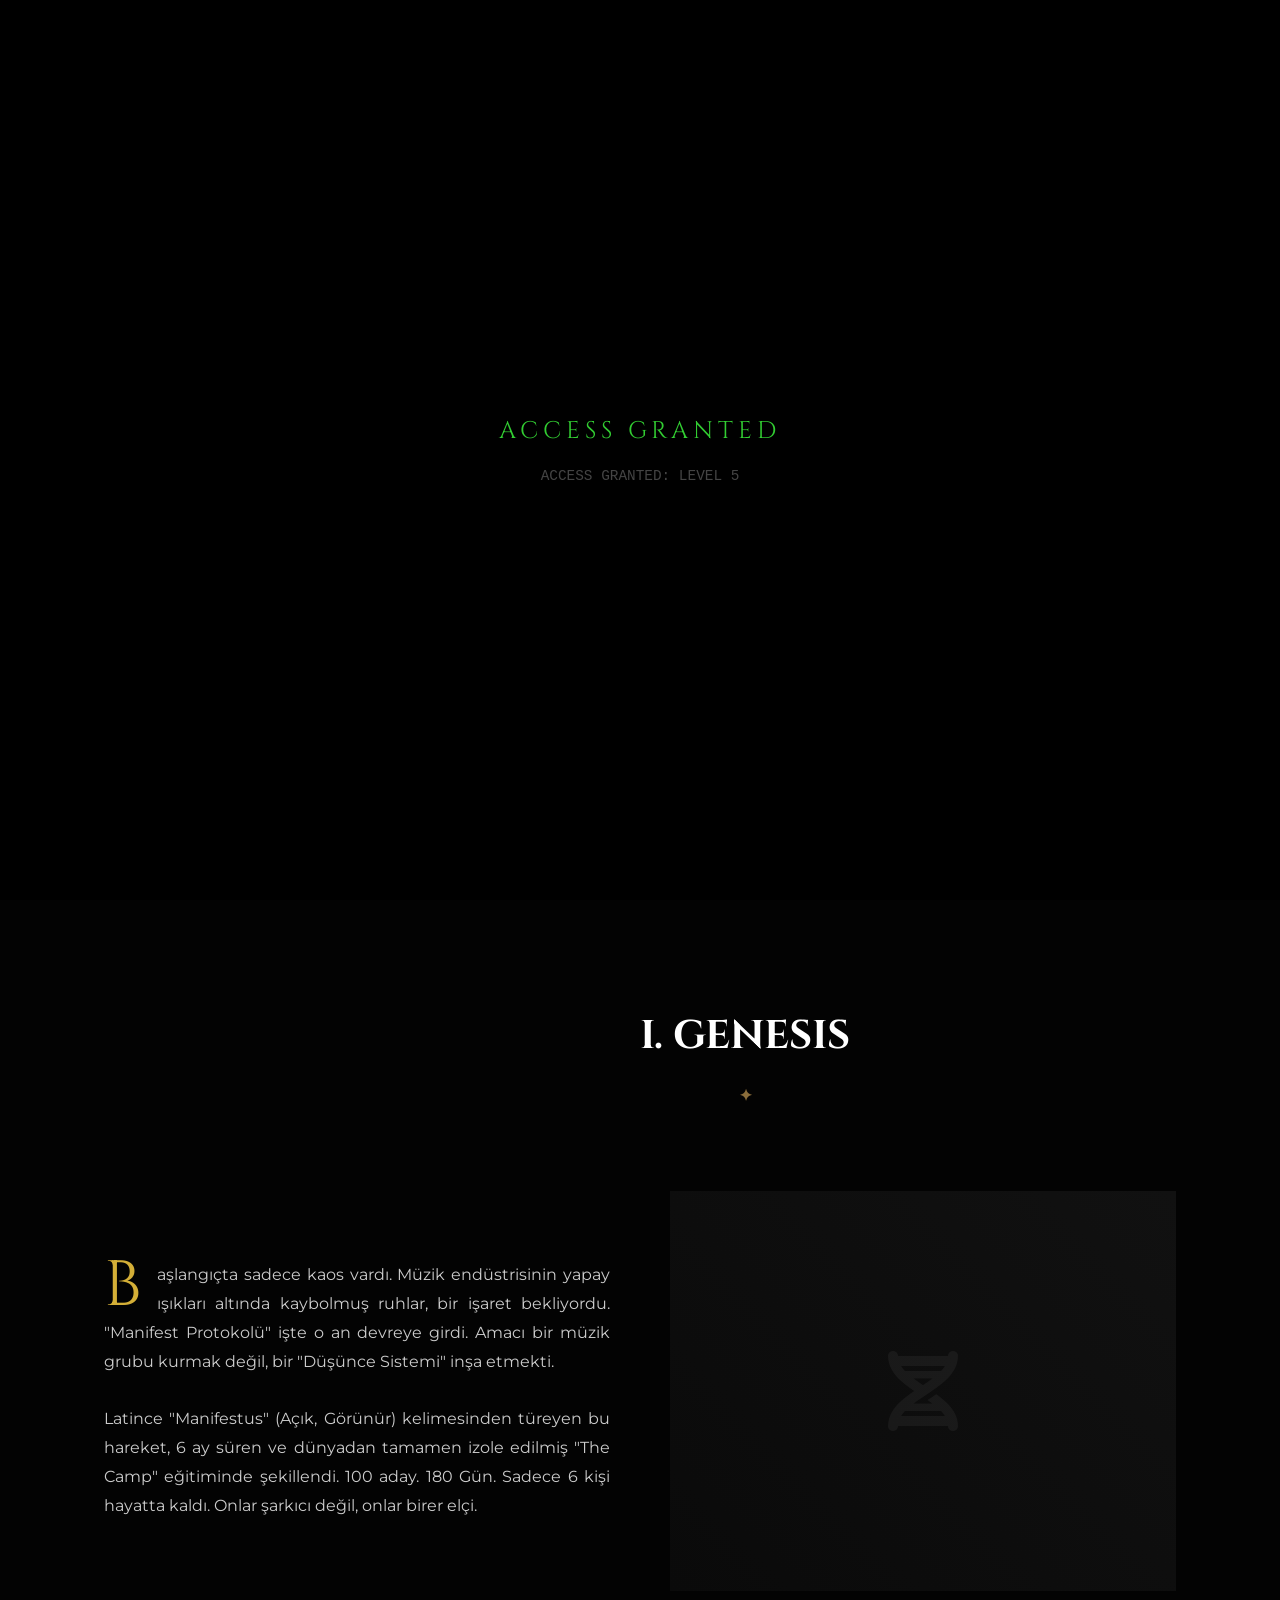
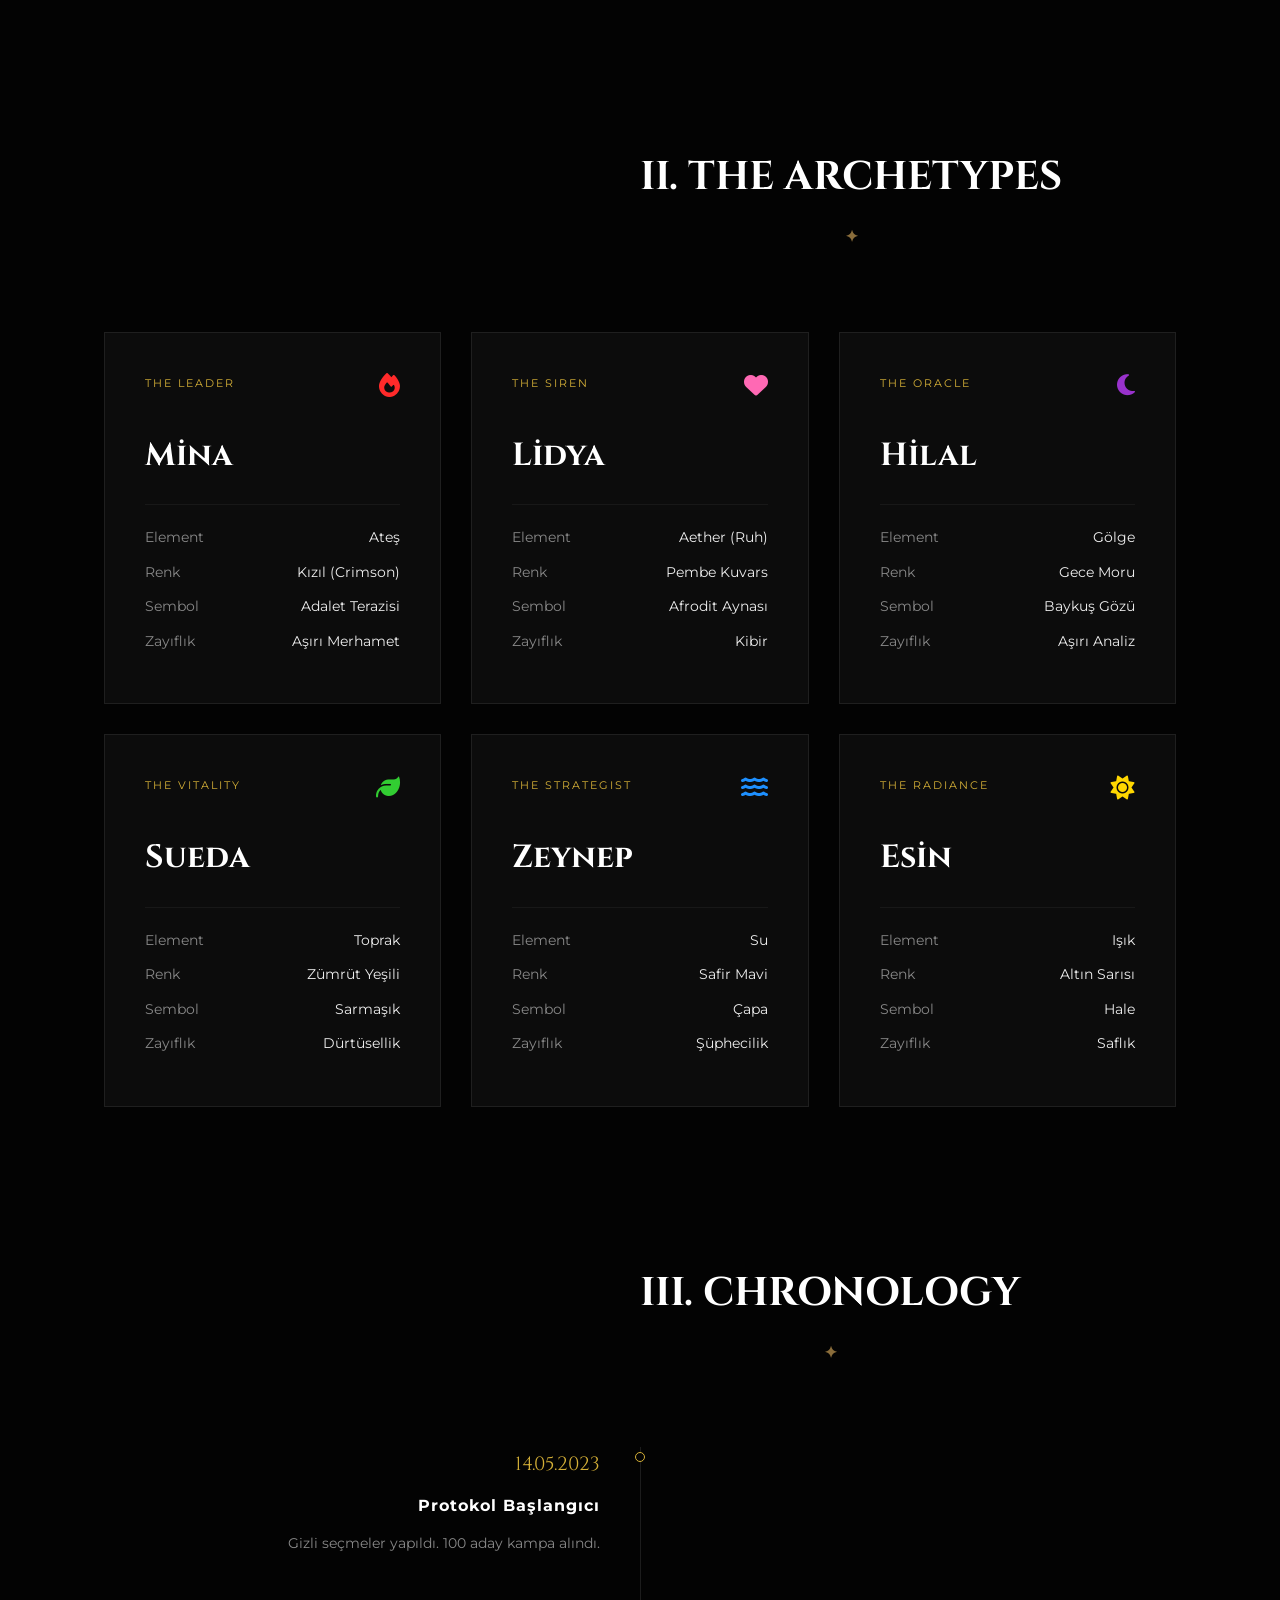
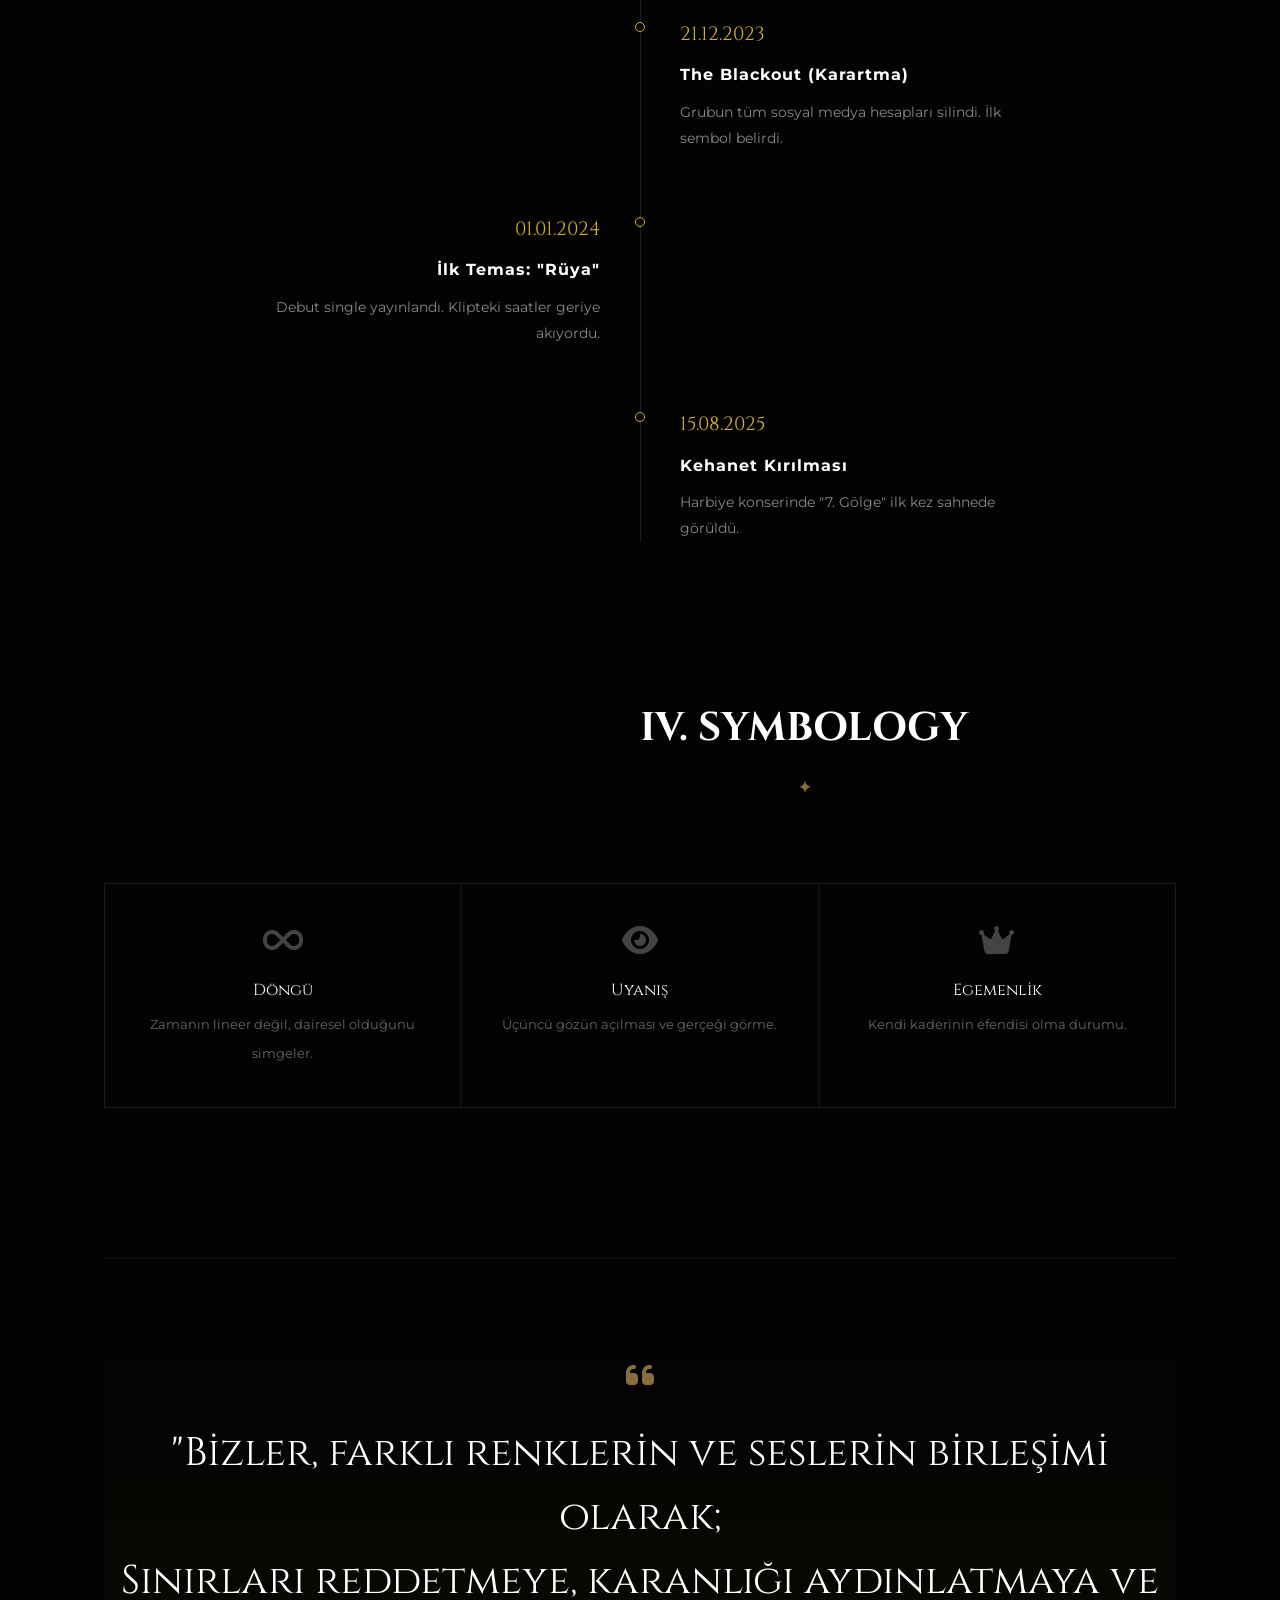
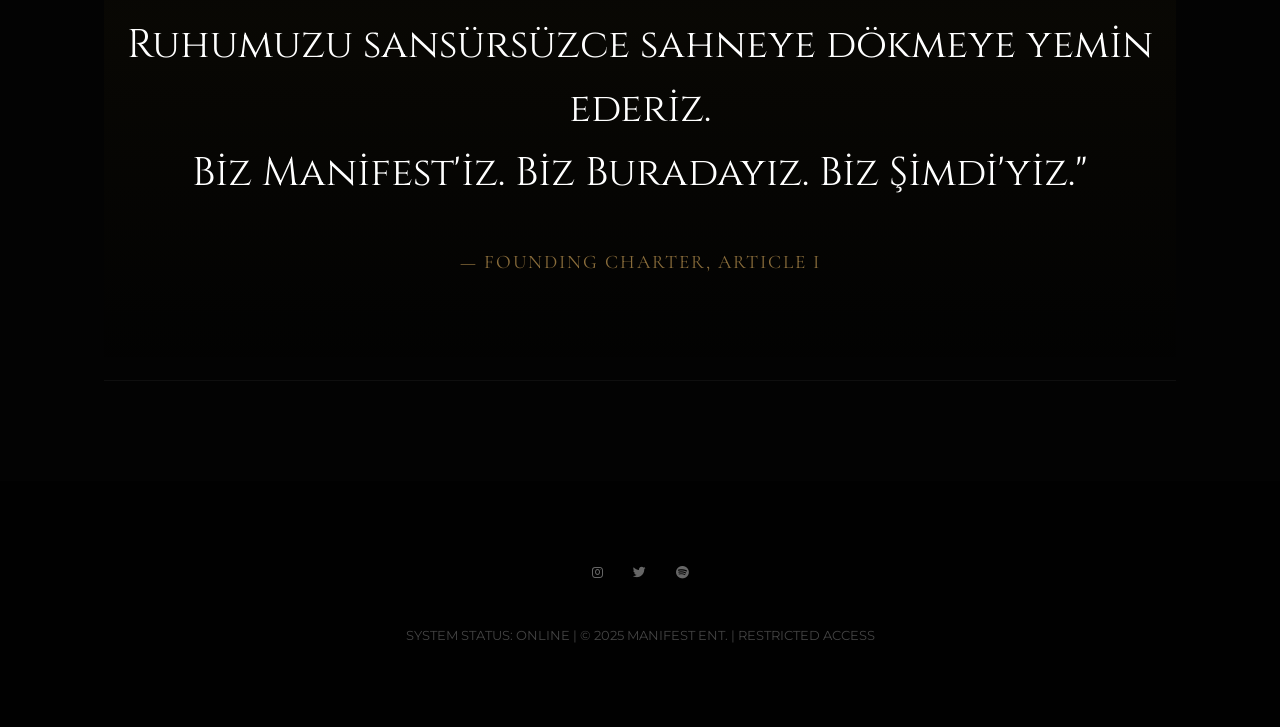
<file: manifesto_lore.html>
<!DOCTYPE html>
<html lang="tr">
<head>
    <meta charset="UTF-8">
    <meta name="viewport" content="width=device-width, initial-scale=1.0">
    <title>MANIFEST | ARCHIVE 74</title>
    <meta name="description" content="Manifest Evreni'nin (The Verse) derin analizi: Gizli semboller, üye profilleri, kehanetler ve Manifesto Yemini. Erişim Seviyesi: 5">
    
    <link rel="icon" type="image/png" href="pictures/favicon.png"> 
    <link rel="stylesheet" href="https://cdnjs.cloudflare.com/ajax/libs/font-awesome/6.5.1/css/all.min.css">
    <link href="https://fonts.googleapis.com/css2?family=Cormorant+Garamond:ital,wght@0,400;0,600;1,400&family=Montserrat:wght@200;300;400;500;700&family=Cinzel:wght@400;700;900&display=swap" rel="stylesheet">
    
    <style>
        /* =========================================
           1. CORE SYSTEM & VARIABLES
           ========================================= */
        :root {
            --bg-deep: #030303;
            --bg-panel: rgba(15, 15, 15, 0.8);
            
            --gold-dim: #8a6d3b;
            --gold-bright: #d4af37;
            --gold-glow: rgba(212, 175, 55, 0.2);
            
            --text-main: #e6e6e6;
            --text-muted: #888;
            
            --font-header: 'Cinzel', serif;
            --font-body: 'Montserrat', sans-serif;
            --font-script: 'Cormorant Garamond', serif;

            --glass: blur(15px) saturate(150%);
            --border: 1px solid rgba(255,255,255,0.08);
            
            --transition-slow: all 0.8s cubic-bezier(0.2, 0.8, 0.2, 1);
        }

        * { margin: 0; padding: 0; box-sizing: border-box; outline: none; }
        ::selection { background: var(--gold-dim); color: white; }

        body {
            background-color: var(--bg-deep);
            color: var(--text-main);
            font-family: var(--font-body);
            line-height: 1.8;
            overflow-x: hidden;
        }

        /* Noise Texture Overlay */
        body::after {
            content: ""; position: fixed; top: 0; left: 0; width: 100%; height: 100%;
            background: url('[data-uri]');
            opacity: 0.4; pointer-events: none; z-index: 9000;
        }

        /* Ambient Glow */
        .ambient-light {
            position: fixed; top: 50%; left: 50%; transform: translate(-50%, -50%);
            width: 80vw; height: 80vh;
            background: radial-gradient(circle, rgba(138, 109, 59, 0.05) 0%, transparent 70%);
            z-index: -1; pointer-events: none;
        }

        /* =========================================
           2. LOADER (DECRYPTION SCREEN)
           ========================================= */
        #loader {
            position: fixed; top: 0; left: 0; width: 100%; height: 100%;
            background: #000; z-index: 10000;
            display: flex; flex-direction: column; justify-content: center; align-items: center;
            transition: opacity 1s ease;
        }
        .loader-text {
            font-family: var(--font-header); color: var(--gold-bright);
            font-size: 1.5rem; letter-spacing: 5px; margin-bottom: 10px;
            animation: pulse 1.5s infinite;
        }
        .loader-status {
            font-family: monospace; color: #444; font-size: 0.9rem;
        }
        @keyframes pulse { 0%, 100% { opacity: 1; } 50% { opacity: 0.5; } }

        /* =========================================
           3. NAVIGATION
           ========================================= */
        nav {
            position: fixed; top: 0; width: 100%; z-index: 5000;
            display: flex; justify-content: space-between; align-items: center;
            padding: 25px 5%; border-bottom: 1px solid rgba(255,255,255,0.03);
            background: rgba(3, 3, 3, 0.8); backdrop-filter: var(--glass);
            transition: 0.4s;
        }
        
        .brand {
            font-family: var(--font-header); font-size: 1.4rem; color: white; letter-spacing: 3px; font-weight: 700;
        }
        .brand span { color: var(--gold-bright); }

        .nav-menu { display: flex; gap: 40px; list-style: none; }
        .nav-link {
            text-decoration: none; color: #aaa; font-size: 0.75rem; text-transform: uppercase; letter-spacing: 2px;
            position: relative; transition: 0.3s;
        }
        .nav-link::before {
            content: ''; position: absolute; bottom: -5px; left: 0; width: 0; height: 1px;
            background: var(--gold-bright); transition: 0.4s ease;
        }
        .nav-link:hover { color: white; }
        .nav-link:hover::before { width: 100%; }

        /* =========================================
           4. HERO SECTION (Cinematic)
           ========================================= */
        header.hero {
            height: 100vh; display: flex; flex-direction: column; justify-content: center; align-items: center;
            text-align: center; padding: 0 20px; position: relative;
        }

        .hero-badge {
            border: 1px solid var(--gold-bright); padding: 8px 20px;
            font-size: 0.7rem; letter-spacing: 4px; color: var(--gold-bright);
            margin-bottom: 30px; opacity: 0; animation: fadeUp 1s 1s forwards;
        }

        h1 {
            font-family: var(--font-header); font-size: clamp(3rem, 8vw, 7rem); line-height: 1;
            color: white; margin-bottom: 20px; text-shadow: 0 0 50px rgba(212, 175, 55, 0.15);
            opacity: 0; animation: fadeUp 1s 1.2s forwards;
        }
        h1 span { display: block; font-size: 0.3em; letter-spacing: 15px; color: #555; margin-top: 10px; font-weight: 400; font-family: var(--font-body); }

        .hero-desc {
            font-family: var(--font-script); font-size: 1.5rem; color: #999; max-width: 600px; font-style: italic;
            opacity: 0; animation: fadeUp 1s 1.4s forwards;
        }

        .scroll-indicator {
            position: absolute; bottom: 40px; left: 50%; transform: translateX(-50%);
            width: 1px; height: 80px; background: linear-gradient(to bottom, var(--gold-bright), transparent);
            opacity: 0.5;
        }

        @keyframes fadeUp { to { opacity: 1; transform: translateY(0); } from { opacity: 0; transform: translateY(20px); } }

        /* =========================================
           5. MAIN LAYOUT
           ========================================= */
        .container { max-width: 1200px; margin: 0 auto; padding: 100px 5%; position: relative; }

        .section-title {
            font-family: var(--font-header); font-size: 2.5rem; color: white; text-align: center; margin-bottom: 80px;
            position: relative; display: inline-block; left: 50%; transform: translateX(-50%);
        }
        .section-title::after {
            content: '✦'; display: block; font-size: 1rem; color: var(--gold-dim); margin-top: 10px;
        }

        /* --- CHAPTER I: THE ORIGIN --- */
        .lore-block {
            display: grid; grid-template-columns: 1fr 1fr; gap: 60px; align-items: center; margin-bottom: 150px;
        }
        .lore-text { font-size: 1rem; color: #ccc; text-align: justify; }
        .lore-text::first-letter {
            float: left; font-family: var(--font-header); font-size: 4rem; line-height: 0.8; padding-right: 15px; color: var(--gold-bright);
        }
        .lore-visual {
            height: 400px; border: 1px solid var(--border); position: relative;
            background: linear-gradient(45deg, #0a0a0a, #111);
            display: flex; align-items: center; justify-content: center;
        }
        .lore-visual i { font-size: 5rem; color: rgba(255,255,255,0.05); }

        /* --- CHAPTER II: THE ARCHETYPES (Cards) --- */
        .members-grid {
            display: grid; grid-template-columns: repeat(auto-fit, minmax(300px, 1fr)); gap: 30px; margin-bottom: 150px;
        }

        .member-card {
            background: var(--bg-panel); border: var(--border); padding: 40px; position: relative;
            transition: var(--transition-slow); overflow: hidden;
        }
        .member-card:hover { transform: translateY(-10px); border-color: var(--gold-dim); box-shadow: 0 20px 50px -20px rgba(0,0,0,0.8); }

        .card-header { display: flex; justify-content: space-between; align-items: flex-start; margin-bottom: 30px; }
        .card-role { font-size: 0.7rem; letter-spacing: 2px; text-transform: uppercase; color: var(--gold-bright); }
        .card-icon { font-size: 1.5rem; color: #333; transition: 0.5s; }
        .member-card:hover .card-icon { color: white; text-shadow: 0 0 15px var(--gold-bright); }

        .card-name { font-family: var(--font-header); font-size: 2rem; color: white; margin-bottom: 15px; }
        .card-stats { list-style: none; margin-top: 20px; padding-top: 20px; border-top: 1px solid rgba(255,255,255,0.05); }
        .card-stats li { display: flex; justify-content: space-between; font-size: 0.85rem; margin-bottom: 10px; color: #888; }
        .card-stats li span { color: #eee; }

        /* --- CHAPTER III: TIMELINE --- */
        .timeline { position: relative; max-width: 800px; margin: 0 auto 150px; }
        .timeline::before {
            content: ''; position: absolute; left: 50%; top: 0; width: 1px; height: 100%; background: rgba(255,255,255,0.1);
        }
        
        .timeline-item { margin-bottom: 60px; position: relative; width: 50%; }
        .timeline-item:nth-child(odd) { left: 0; padding-right: 40px; text-align: right; }
        .timeline-item:nth-child(even) { left: 50%; padding-left: 40px; }
        
        .tl-date { font-family: var(--font-header); color: var(--gold-bright); font-size: 1.2rem; margin-bottom: 10px; display: block; }
        .tl-content h3 { color: white; font-size: 1rem; margin-bottom: 10px; letter-spacing: 1px; }
        .tl-content p { font-size: 0.9rem; color: #888; }
        
        .tl-dot {
            position: absolute; top: 5px; width: 10px; height: 10px; background: var(--bg-deep);
            border: 1px solid var(--gold-bright); border-radius: 50%;
        }
        .timeline-item:nth-child(odd) .tl-dot { right: -5px; }
        .timeline-item:nth-child(even) .tl-dot { left: -5px; }

        /* --- CHAPTER IV: SYMBOLISM --- */
        .symbol-grid { display: grid; grid-template-columns: repeat(3, 1fr); gap: 2px; background: rgba(255,255,255,0.05); border: 1px solid rgba(255,255,255,0.05); margin-bottom: 150px; }
        .symbol-box {
            background: var(--bg-deep); padding: 40px; text-align: center;
            transition: 0.3s; cursor: crosshair;
        }
        .symbol-box:hover { background: #0a0a0a; }
        .sym-icon { font-size: 2rem; color: #444; margin-bottom: 20px; }
        .symbol-box:hover .sym-icon { color: var(--gold-bright); }
        .sym-title { display: block; color: white; font-family: var(--font-header); margin-bottom: 5px; }
        .sym-desc { font-size: 0.8rem; color: #666; }

        /* --- CHAPTER V: THE OATH --- */
        .oath-section {
            text-align: center; padding: 100px 0; background: linear-gradient(to bottom, transparent, rgba(212, 175, 55, 0.03), transparent);
            border-top: 1px solid rgba(255,255,255,0.05); border-bottom: 1px solid rgba(255,255,255,0.05);
        }
        .oath-text {
            font-family: var(--font-header); font-size: clamp(1.5rem, 4vw, 2.5rem); color: white; line-height: 1.6; margin-bottom: 40px;
        }
        .oath-sign {
            font-family: var(--font-script); font-size: 1.2rem; color: var(--gold-dim); letter-spacing: 2px;
        }

        /* =========================================
           6. FOOTER
           ========================================= */
        footer {
            padding: 80px 5%; text-align: center; font-size: 0.8rem; color: #444;
            background: #010101;
        }
        .footer-links { display: flex; justify-content: center; gap: 30px; margin-bottom: 40px; }
        .footer-links a { color: #666; transition: 0.3s; }
        .footer-links a:hover { color: white; }

        /* Reveal Animation Class */
        .reveal { opacity: 0; transform: translateY(50px); transition: 1s cubic-bezier(0.2, 0.8, 0.2, 1); }
        .reveal.active { opacity: 1; transform: translateY(0); }

        /* Responsive */
        @media (max-width: 768px) {
            .lore-block { grid-template-columns: 1fr; }
            .timeline::before { left: 20px; }
            .timeline-item { width: 100%; padding-left: 50px; padding-right: 0; text-align: left; }
            .timeline-item:nth-child(odd) { left: 0; text-align: left; }
            .timeline-item:nth-child(even) { left: 0; }
            .timeline-item:nth-child(odd) .tl-dot, .timeline-item:nth-child(even) .tl-dot { left: 15px; }
            .symbol-grid { grid-template-columns: 1fr; }
            .nav-menu { display: none; } /* Burger menu implementation omitted for brevity */
        }

    </style>
</head>
<body>

    <div class="ambient-light"></div>

    <div id="loader">
        <div class="loader-text">DECRYPTING ARCHIVES...</div>
        <div class="loader-status">ACCESS GRANTED: LEVEL 5</div>
    </div>

    <nav>
        <div class="brand">MANI<span>I</span>FEST</div>
        <ul class="nav-menu">
            <li><a href="#" class="nav-link">Genesis</a></li>
            <li><a href="#" class="nav-link">Archetypes</a></li>
            <li><a href="#" class="nav-link">Timeline</a></li>
            <li><a href="#" class="nav-link">The Oath</a></li>
        </ul>
    </nav>

    <header class="hero">
        <div class="hero-badge">CONFIDENTIAL FILE #74</div>
        <h1>MANIFEST <br><span>THE UNTOLD CHRONICLES</span></h1>
        <p class="hero-desc">"Yıldızlar hizalandığında ve sessizlik bozulduğunda, sadece gerçekler kalır. Burası, görünenin ardındaki gölge."</p>
        <div class="scroll-indicator"></div>
    </header>

    <div class="container">

        <h2 class="section-title reveal">I. GENESIS</h2>
        <div class="lore-block reveal">
            <div class="lore-text">
                <p>Başlangıçta sadece kaos vardı. Müzik endüstrisinin yapay ışıkları altında kaybolmuş ruhlar, bir işaret bekliyordu. "Manifest Protokolü" işte o an devreye girdi. Amacı bir müzik grubu kurmak değil, bir "Düşünce Sistemi" inşa etmekti.</p>
                <br>
                <p>Latince "Manifestus" (Açık, Görünür) kelimesinden türeyen bu hareket, 6 ay süren ve dünyadan tamamen izole edilmiş "The Camp" eğitiminde şekillendi. 100 aday. 180 Gün. Sadece 6 kişi hayatta kaldı. Onlar şarkıcı değil, onlar birer elçi.</p>
            </div>
            <div class="lore-visual">
                <i class="fas fa-dna"></i>
            </div>
        </div>

        <h2 class="section-title reveal">II. THE ARCHETYPES</h2>
        <div class="members-grid">
            
            <div class="member-card reveal">
                <div class="card-header">
                    <span class="card-role">THE LEADER</span>
                    <i class="fas fa-fire card-icon" style="color:#ff2a2a"></i>
                </div>
                <h3 class="card-name">Mina</h3>
                <ul class="card-stats">
                    <li>Element <span>Ateş</span></li>
                    <li>Renk <span>Kızıl (Crimson)</span></li>
                    <li>Sembol <span>Adalet Terazisi</span></li>
                    <li>Zayıflık <span>Aşırı Merhamet</span></li>
                </ul>
            </div>

            <div class="member-card reveal">
                <div class="card-header">
                    <span class="card-role">THE SIREN</span>
                    <i class="fas fa-heart card-icon" style="color:#ff69b4"></i>
                </div>
                <h3 class="card-name">Lidya</h3>
                <ul class="card-stats">
                    <li>Element <span>Aether (Ruh)</span></li>
                    <li>Renk <span>Pembe Kuvars</span></li>
                    <li>Sembol <span>Afrodit Aynası</span></li>
                    <li>Zayıflık <span>Kibir</span></li>
                </ul>
            </div>

            <div class="member-card reveal">
                <div class="card-header">
                    <span class="card-role">THE ORACLE</span>
                    <i class="fas fa-moon card-icon" style="color:#9932cc"></i>
                </div>
                <h3 class="card-name">Hilal</h3>
                <ul class="card-stats">
                    <li>Element <span>Gölge</span></li>
                    <li>Renk <span>Gece Moru</span></li>
                    <li>Sembol <span>Baykuş Gözü</span></li>
                    <li>Zayıflık <span>Aşırı Analiz</span></li>
                </ul>
            </div>

            <div class="member-card reveal">
                <div class="card-header">
                    <span class="card-role">THE VITALITY</span>
                    <i class="fas fa-leaf card-icon" style="color:#32cd32"></i>
                </div>
                <h3 class="card-name">Sueda</h3>
                <ul class="card-stats">
                    <li>Element <span>Toprak</span></li>
                    <li>Renk <span>Zümrüt Yeşili</span></li>
                    <li>Sembol <span>Sarmaşık</span></li>
                    <li>Zayıflık <span>Dürtüsellik</span></li>
                </ul>
            </div>

             <div class="member-card reveal">
                <div class="card-header">
                    <span class="card-role">THE STRATEGIST</span>
                    <i class="fas fa-water card-icon" style="color:#1e90ff"></i>
                </div>
                <h3 class="card-name">Zeynep</h3>
                <ul class="card-stats">
                    <li>Element <span>Su</span></li>
                    <li>Renk <span>Safir Mavi</span></li>
                    <li>Sembol <span>Çapa</span></li>
                    <li>Zayıflık <span>Şüphecilik</span></li>
                </ul>
            </div>

            <div class="member-card reveal">
                <div class="card-header">
                    <span class="card-role">THE RADIANCE</span>
                    <i class="fas fa-sun card-icon" style="color:#ffd700"></i>
                </div>
                <h3 class="card-name">Esin</h3>
                <ul class="card-stats">
                    <li>Element <span>Işık</span></li>
                    <li>Renk <span>Altın Sarısı</span></li>
                    <li>Sembol <span>Hale</span></li>
                    <li>Zayıflık <span>Saflık</span></li>
                </ul>
            </div>

        </div>

        <h2 class="section-title reveal">III. CHRONOLOGY</h2>
        <div class="timeline reveal">
            <div class="timeline-item">
                <div class="tl-dot"></div>
                <div class="tl-content">
                    <span class="tl-date">14.05.2023</span>
                    <h3>Protokol Başlangıcı</h3>
                    <p>Gizli seçmeler yapıldı. 100 aday kampa alındı.</p>
                </div>
            </div>
            <div class="timeline-item">
                <div class="tl-dot"></div>
                <div class="tl-content">
                    <span class="tl-date">21.12.2023</span>
                    <h3>The Blackout (Karartma)</h3>
                    <p>Grubun tüm sosyal medya hesapları silindi. İlk sembol belirdi.</p>
                </div>
            </div>
            <div class="timeline-item">
                <div class="tl-dot"></div>
                <div class="tl-content">
                    <span class="tl-date">01.01.2024</span>
                    <h3>İlk Temas: "Rüya"</h3>
                    <p>Debut single yayınlandı. Klipteki saatler geriye akıyordu.</p>
                </div>
            </div>
            <div class="timeline-item">
                <div class="tl-dot"></div>
                <div class="tl-content">
                    <span class="tl-date">15.08.2025</span>
                    <h3>Kehanet Kırılması</h3>
                    <p>Harbiye konserinde "7. Gölge" ilk kez sahnede görüldü.</p>
                </div>
            </div>
        </div>

        <h2 class="section-title reveal">IV. SYMBOLOGY</h2>
        <div class="symbol-grid reveal">
            <div class="symbol-box">
                <i class="fas fa-infinity sym-icon"></i>
                <span class="sym-title">Döngü</span>
                <span class="sym-desc">Zamanın lineer değil, dairesel olduğunu simgeler.</span>
            </div>
            <div class="symbol-box">
                <i class="fas fa-eye sym-icon"></i>
                <span class="sym-title">Uyanış</span>
                <span class="sym-desc">Üçüncü gözün açılması ve gerçeği görme.</span>
            </div>
            <div class="symbol-box">
                <i class="fas fa-crown sym-icon"></i>
                <span class="sym-title">Egemenlik</span>
                <span class="sym-desc">Kendi kaderinin efendisi olma durumu.</span>
            </div>
        </div>

        <div class="oath-section reveal">
            <i class="fas fa-quote-left" style="color:var(--gold-dim); font-size:2rem; margin-bottom:30px;"></i>
            <p class="oath-text">
                "Bizler, farklı renklerin ve seslerin birleşimi olarak;<br>
                Sınırları reddetmeye, karanlığı aydınlatmaya ve<br>
                Ruhumuzu sansürsüzce sahneye dökmeye yemin ederiz.<br>
                Biz Manifest'iz. Biz Buradayız. Biz Şimdi'yiz."
            </p>
            <div class="oath-sign">
                — FOUNDING CHARTER, ARTICLE I
            </div>
        </div>

    </div>

    <footer>
        <div class="footer-links">
            <a href="#"><i class="fab fa-instagram"></i></a>
            <a href="#"><i class="fab fa-twitter"></i></a>
            <a href="#"><i class="fab fa-spotify"></i></a>
        </div>
        <p>SYSTEM STATUS: ONLINE | © 2025 MANIFEST ENT. | RESTRICTED ACCESS</p>
    </footer>

    <script>
        // --- LOADER LOGIC ---
        window.addEventListener('load', () => {
            const loader = document.getElementById('loader');
            const text = loader.querySelector('.loader-text');
            
            setTimeout(() => {
                text.innerText = "ACCESS GRANTED";
                text.style.color = "#32cd32"; // Green
            }, 1500);

            setTimeout(() => {
                loader.style.opacity = '0';
                setTimeout(() => { loader.style.display = 'none'; }, 1000);
            }, 2500);
        });

        // --- SCROLL REVEAL ---
        const observerOptions = { threshold: 0.15 };
        const observer = new IntersectionObserver((entries) => {
            entries.forEach(entry => {
                if (entry.isIntersecting) {
                    entry.target.classList.add('active');
                }
            });
        }, observerOptions);

        document.querySelectorAll('.reveal').forEach(el => observer.observe(el));
    </script>

</body>
</html>
</file>
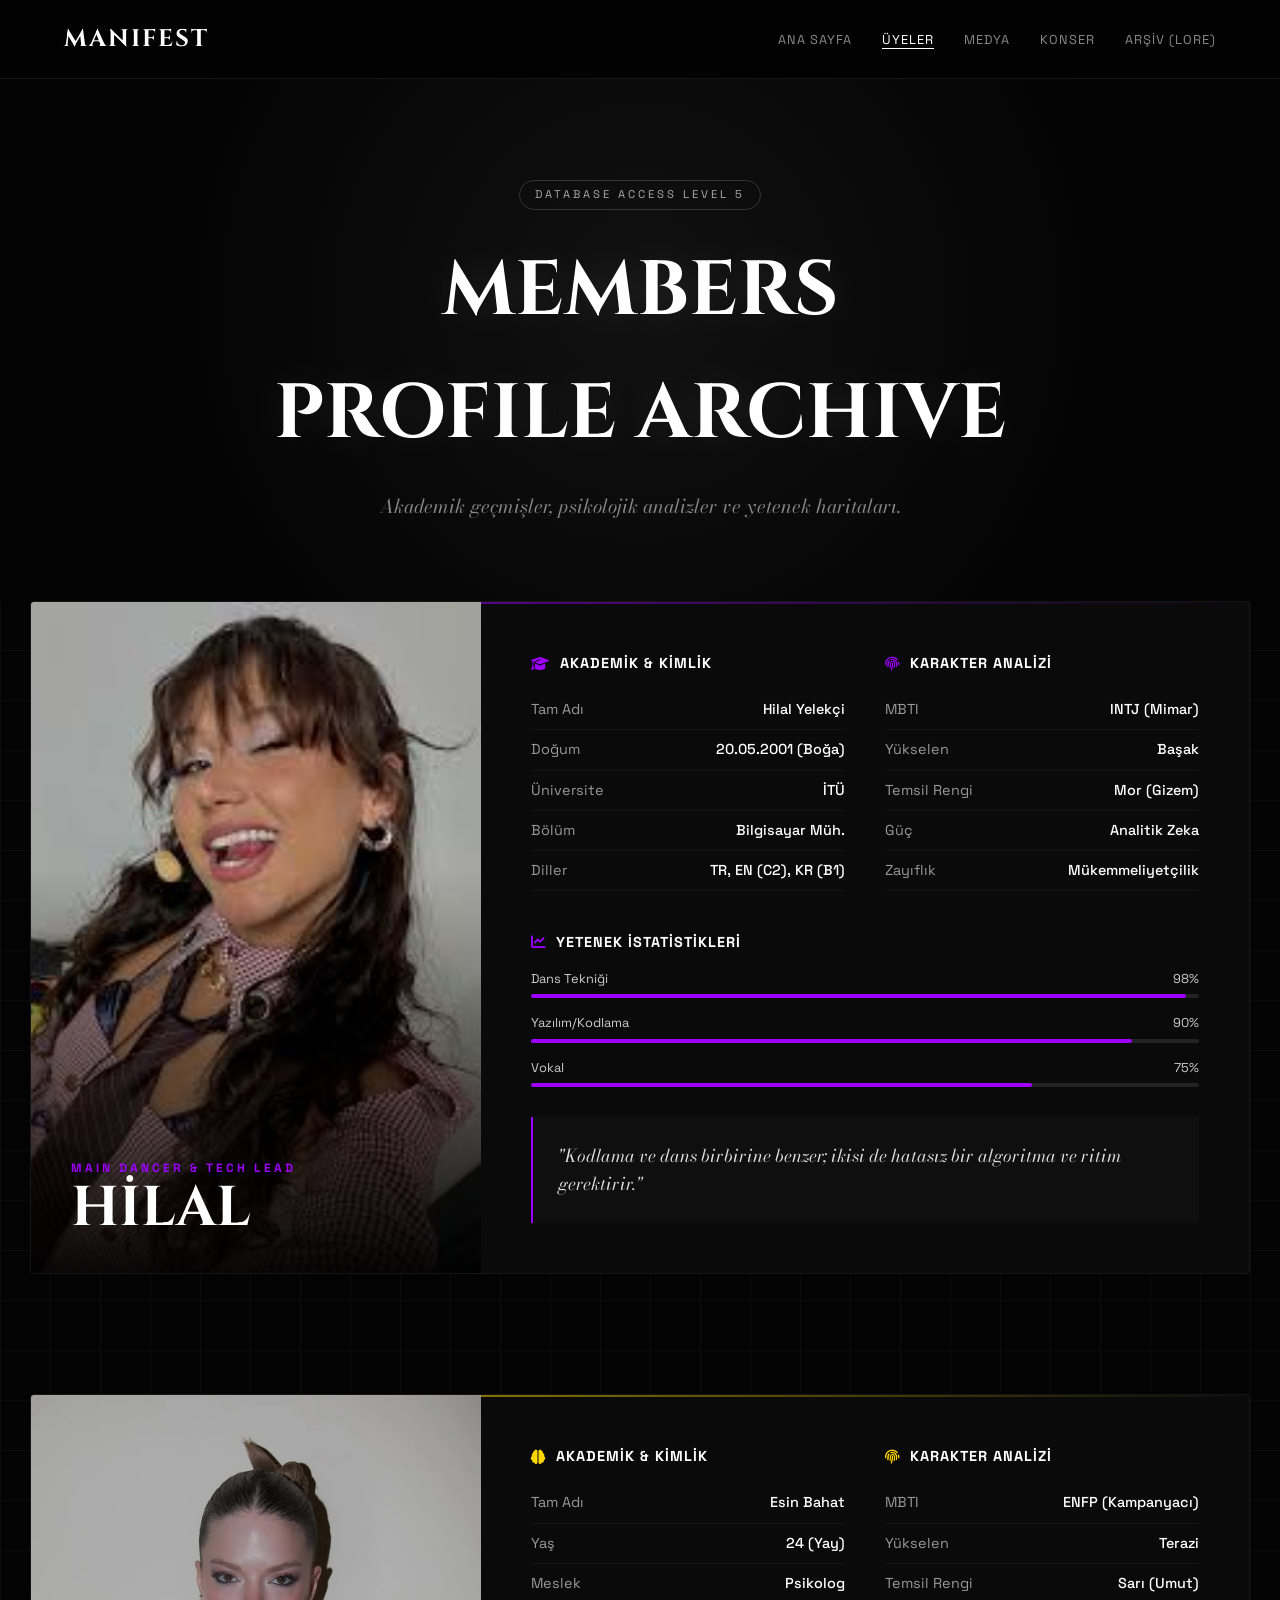
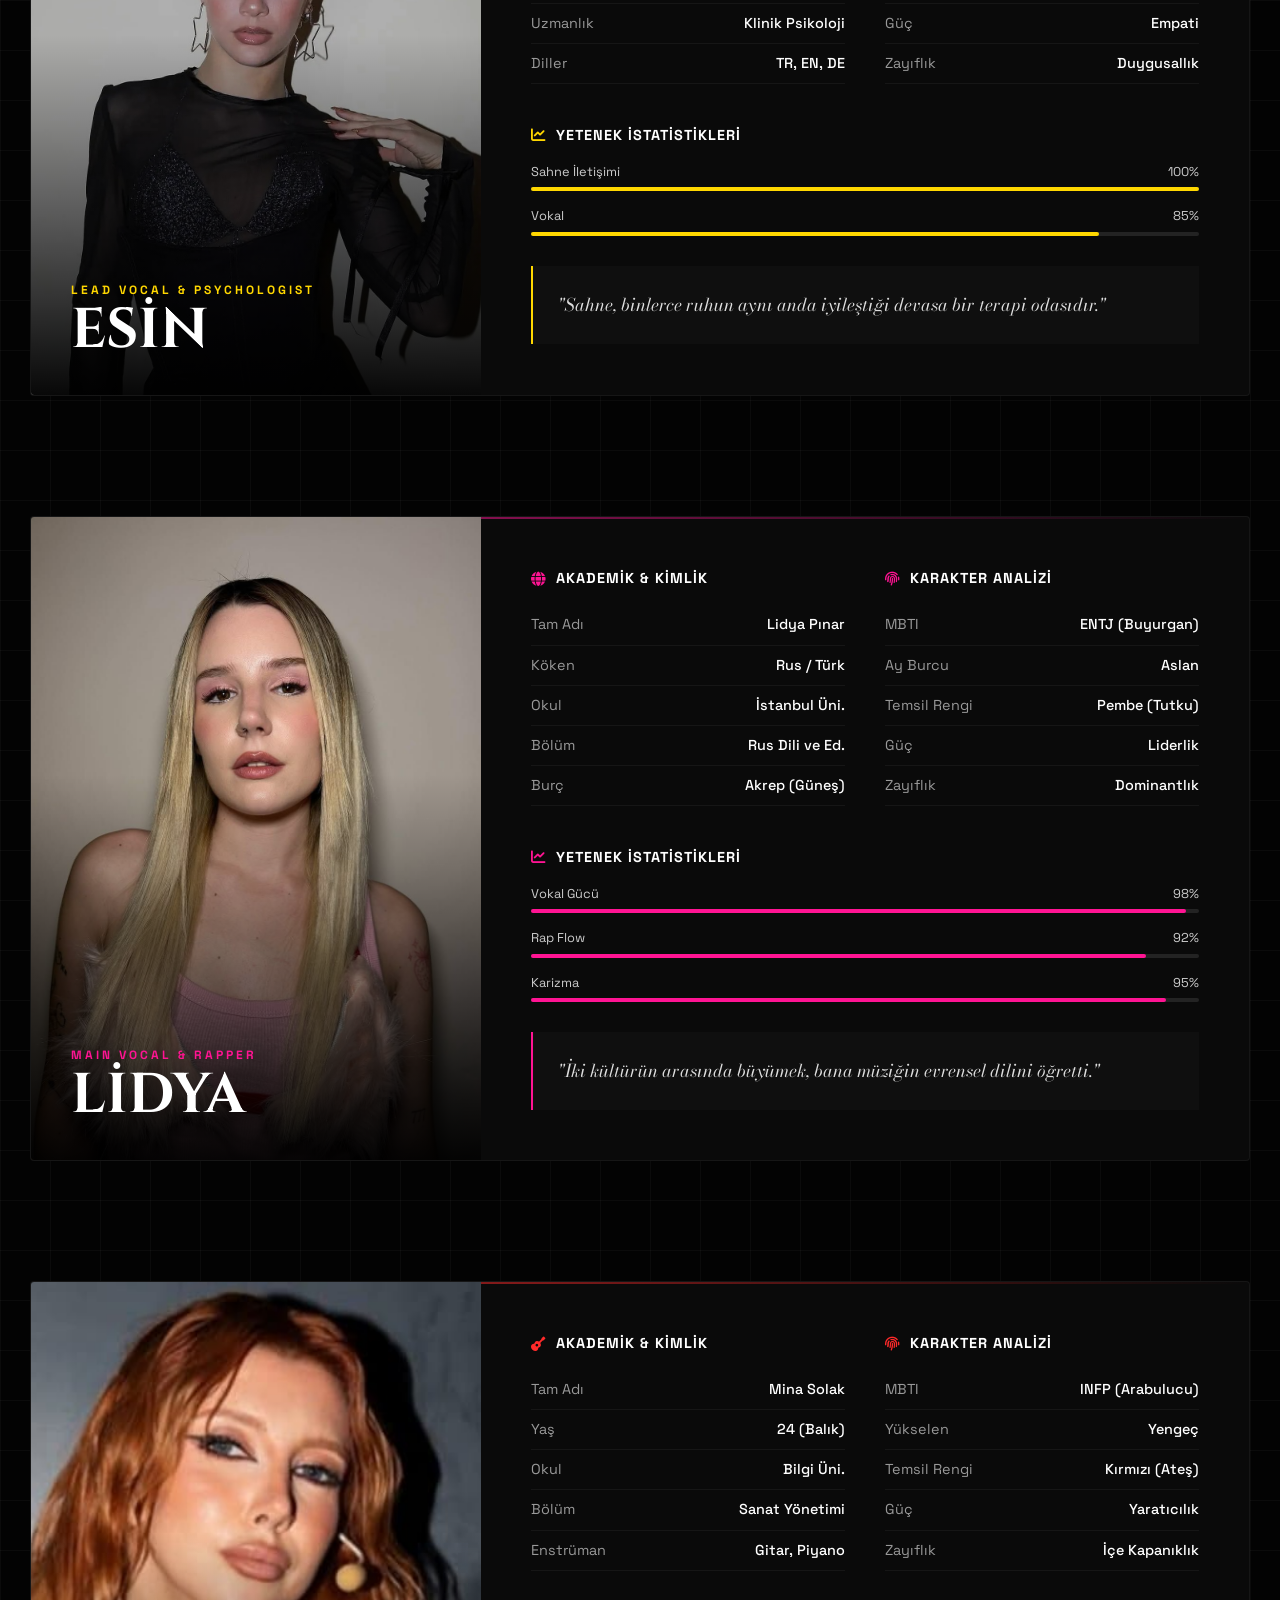
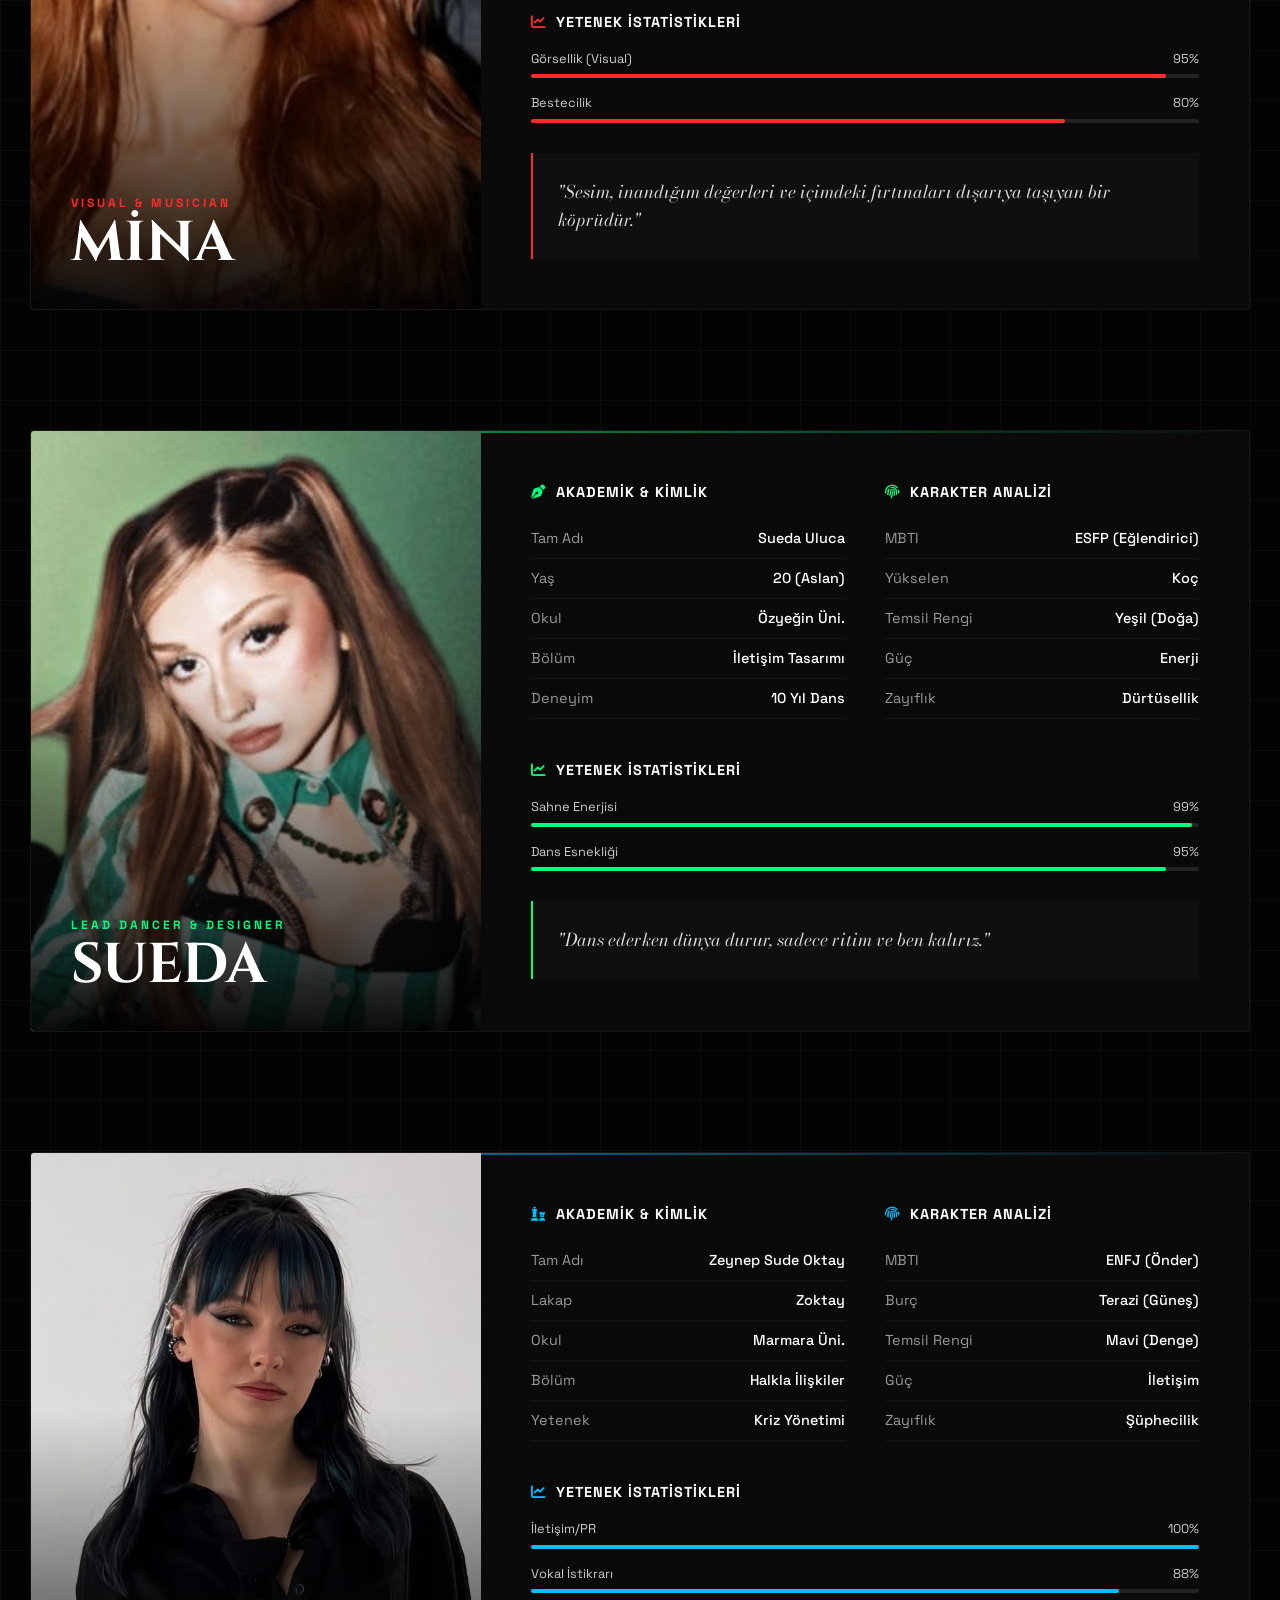
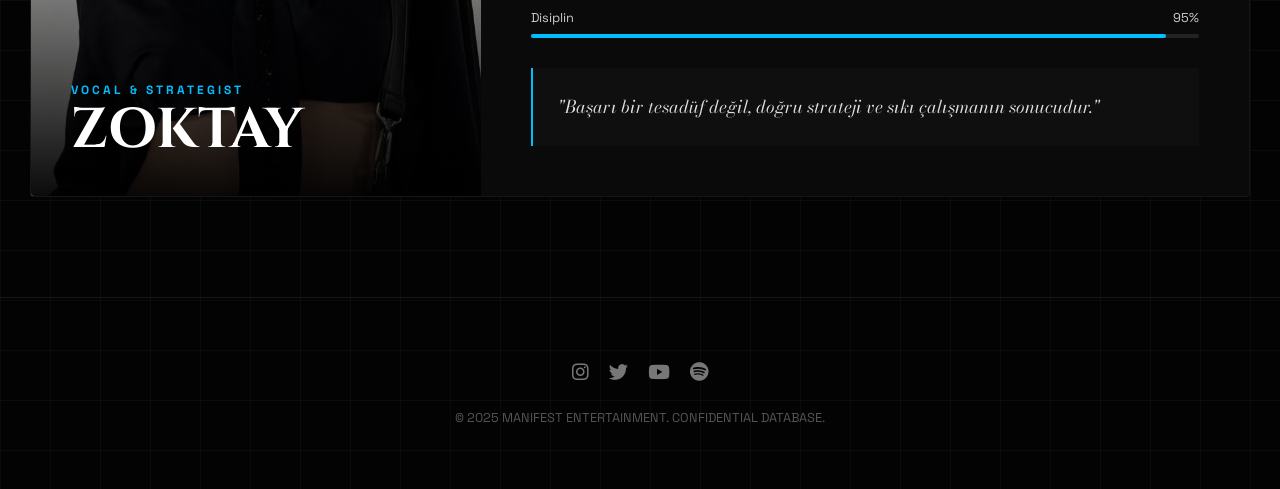
<file: uyeler_ozel.html>
<!DOCTYPE html>
<html lang="tr">
<head>
    <meta charset="UTF-8">
    <meta name="viewport" content="width=device-width, initial-scale=1.0">
    <title>ÜYE PROFİLLERİ V5.0 | MANIFEST ARCHIVE</title>
    <meta name="description" content="Manifest üyelerinin 100'den fazla detaylı verisi: Akademik kariyerler, astrolojik haritalar, MBTI analizleri ve özel yetenek istatistikleri.">
    
    <link rel="icon" type="image/png" href="pictures/favicon.png"> 
    <link rel="stylesheet" href="https://cdnjs.cloudflare.com/ajax/libs/font-awesome/6.5.1/css/all.min.css">
    
    <link href="https://fonts.googleapis.com/css2?family=Space+Grotesk:wght@300;400;600;700&family=Cinzel:wght@400;700&family=Bodoni+Moda:ital,wght@0,400;1,400&display=swap" rel="stylesheet">
    
    <style>
        /* =========================================
           1. CORE SYSTEM & VARIABLES
           ========================================= */
        :root {
            --bg-void: #030303;
            --bg-card: #0a0a0a;
            --text-main: #f0f0f0;
            --text-muted: #888;
            --border: 1px solid rgba(255, 255, 255, 0.08);
            
            /* Member Identity Colors */
            --c-hilal: #9d00ff;
            --c-esin: #ffd700;
            --c-lidya: #ff1493;
            --c-mina: #ff2a2a;
            --c-sueda: #00ff7f;
            --c-zoktay: #00bfff;

            /* Fonts */
            --font-head: 'Cinzel', serif;
            --font-sub: 'Bodoni Moda', serif;
            --font-body: 'Space Grotesk', sans-serif;

            --glass: blur(20px) saturate(180%);
            --ease: cubic-bezier(0.23, 1, 0.32, 1);
        }

        * { margin: 0; padding: 0; box-sizing: border-box; outline: none; }
        
        body {
            background-color: var(--bg-void);
            color: var(--text-main);
            font-family: var(--font-body);
            overflow-x: hidden;
            line-height: 1.6;
            /* Subtle Grid Background */
            background-image: 
                linear-gradient(rgba(255, 255, 255, 0.03) 1px, transparent 1px),
                linear-gradient(90deg, rgba(255, 255, 255, 0.03) 1px, transparent 1px);
            background-size: 50px 50px;
        }

        /* =========================================
           2. NAVIGATION
           ========================================= */
        header {
            position: fixed; top: 0; width: 100%; z-index: 1000;
            background: rgba(3, 3, 3, 0.9); backdrop-filter: var(--glass);
            border-bottom: var(--border);
        }
        
        nav {
            display: flex; justify-content: space-between; align-items: center;
            padding: 20px 5%; max-width: 1800px; margin: 0 auto;
        }

        .logo {
            font-family: var(--font-head); font-weight: 700; font-size: 1.5rem; 
            color: white; letter-spacing: 2px;
        }

        .nav-links { display: flex; gap: 30px; list-style: none; }
        .nav-links a {
            color: var(--text-muted); text-decoration: none; font-size: 0.8rem; 
            text-transform: uppercase; letter-spacing: 1px; transition: 0.3s;
        }
        .nav-links a:hover { color: white; text-shadow: 0 0 10px rgba(255,255,255,0.5); }
        
        .burger { display: none; color: white; font-size: 1.5rem; cursor: pointer; background: none; border: none; }

        /* =========================================
           3. PAGE HERO
           ========================================= */
        .page-hero {
            padding: 180px 5% 80px; text-align: center; position: relative;
            background: radial-gradient(circle at center, #111 0%, var(--bg-void) 70%);
        }
        
        .hero-badge {
            display: inline-block; padding: 5px 15px; border: 1px solid #333; 
            border-radius: 20px; font-size: 0.7rem; letter-spacing: 3px; 
            color: #aaa; margin-bottom: 20px; text-transform: uppercase;
        }

        .page-hero h1 {
            font-family: var(--font-head); font-size: clamp(3rem, 6vw, 5rem);
            color: white; margin-bottom: 15px; text-shadow: 0 0 40px rgba(255,255,255,0.1);
        }
        .page-hero p {
            font-family: var(--font-sub); font-style: italic; color: var(--text-muted);
            font-size: 1.2rem; max-width: 600px; margin: 0 auto;
        }

        /* =========================================
           4. MEMBER CARDS (THE CORE)
           ========================================= */
        .profiles-wrapper {
            max-width: 1400px; margin: 0 auto; padding: 0 30px 100px;
            display: flex; flex-direction: column; gap: 120px;
        }

        .member-card {
            display: grid; grid-template-columns: 450px 1fr;
            background: var(--bg-card); border: var(--border); border-radius: 4px;
            overflow: hidden; position: relative;
            transition: transform 0.5s var(--ease), box-shadow 0.5s var(--ease);
        }

        .member-card:hover {
            transform: translateY(-10px);
        }

        /* --- Visual Side (Left) --- */
        .visual-side {
            position: relative; height: 100%; min-height: 600px;
            background-size: cover; background-position: center;
            display: flex; flex-direction: column; justify-content: flex-end; padding: 40px;
        }
        .visual-overlay {
            position: absolute; inset: 0; 
            background: linear-gradient(to top, rgba(0,0,0,0.95), transparent 60%);
        }
        
        .member-title { position: relative; z-index: 2; }
        .member-role {
            font-size: 0.75rem; letter-spacing: 3px; text-transform: uppercase; 
            font-weight: 700; display: block; margin-bottom: 5px;
        }
        .member-name {
            font-family: var(--font-head); font-size: 3.5rem; line-height: 0.9; color: white;
        }

        /* --- Info Side (Right) --- */
        .info-side { padding: 50px; position: relative; }

        /* Decorative Line on Top */
        .info-side::before {
            content: ''; position: absolute; top: 0; left: 0; width: 100%; height: 2px;
            background: linear-gradient(90deg, currentColor, transparent); opacity: 0.5;
        }

        .info-grid {
            display: grid; grid-template-columns: 1fr 1fr; gap: 40px; margin-bottom: 40px;
        }

        .info-block h3 {
            font-family: var(--font-body); font-size: 0.9rem; color: #fff; 
            margin-bottom: 15px; display: flex; align-items: center; gap: 10px;
            text-transform: uppercase; letter-spacing: 1px;
        }

        .stat-row {
            display: flex; justify-content: space-between; border-bottom: 1px solid rgba(255,255,255,0.05);
            padding: 8px 0; font-size: 0.9rem; color: #999;
        }
        .stat-row span:last-child { color: white; font-weight: 500; text-align: right; }

        /* Skill Bars */
        .skill-group { margin-bottom: 15px; }
        .skill-meta { display: flex; justify-content: space-between; font-size: 0.8rem; margin-bottom: 5px; color: #ccc; }
        .bar-bg { width: 100%; height: 4px; background: rgba(255,255,255,0.1); border-radius: 2px; }
        .bar-fill { height: 100%; width: 0; transition: width 1.5s var(--ease); border-radius: 2px; }

        /* Quote */
        .quote-area {
            margin-top: 30px; padding: 25px; background: rgba(255,255,255,0.02);
            border-left: 2px solid; font-family: var(--font-sub); font-style: italic;
            font-size: 1.1rem; color: #ddd;
        }

        /* --- THEMES (Dynamic Colors) --- */
        .theme-hilal { --theme: var(--c-hilal); }
        .theme-esin  { --theme: var(--c-esin); }
        .theme-lidya { --theme: var(--c-lidya); }
        .theme-mina  { --theme: var(--c-mina); }
        .theme-sueda { --theme: var(--c-sueda); }
        .theme-zoktay{ --theme: var(--c-zoktay); }

        /* Applying Themes */
        .member-card { border-color: rgba(255,255,255,0.05); }
        .member-card:hover { border-color: var(--theme); box-shadow: 0 0 30px -10px var(--theme); }
        .member-role { color: var(--theme); }
        .info-block h3 i { color: var(--theme); }
        .bar-fill { background: var(--theme); }
        .quote-area { border-left-color: var(--theme); }
        .info-side::before { color: var(--theme); }

        /* =========================================
           5. FOOTER & RESPONSIVE
           ========================================= */
        footer {
            padding: 60px 5%; border-top: var(--border); text-align: center; font-size: 0.8rem; color: #555;
        }
        .social-row { display: flex; justify-content: center; gap: 20px; margin-bottom: 20px; }
        .social-row a { font-size: 1.2rem; color: #777; transition: 0.3s; }
        .social-row a:hover { color: white; }

        @media (max-width: 992px) {
            .member-card { grid-template-columns: 1fr; }
            .visual-side { min-height: 400px; }
            .info-grid { grid-template-columns: 1fr; gap: 30px; }
            .page-hero h1 { font-size: 3rem; }
            .nav-links { display: none; }
            .burger { display: block; }
        }
    </style>
</head>
<body>

    <header>
        <nav>
            <div class="logo">MANIFEST</div>
            <ul class="nav-links">
                <li><a href="index.html">Ana Sayfa</a></li>
                <li><a href="uyeler_ozel.html" style="color:white; border-bottom:1px solid white;">Üyeler</a></li>
                <li><a href="media.html">Medya</a></li>
                <li><a href="konser_takvimi.html">Konser</a></li>
                <li><a href="manifesto_lore.html">Arşiv (Lore)</a></li>
            </ul>
            <button class="burger"><i class="fas fa-bars"></i></button>
        </nav>
    </header>

    <div class="page-hero">
        <span class="hero-badge">DATABASE ACCESS LEVEL 5</span>
        <h1>MEMBERS<br><span>PROFILE ARCHIVE</span></h1>
        <p>Akademik geçmişler, psikolojik analizler ve yetenek haritaları.</p>
    </div>

    <div class="profiles-wrapper">

        <article class="member-card theme-hilal">
            <div class="visual-side" style="background-image: url('pictures/gallery/hilal.jpeg');">
                <div class="visual-overlay"></div>
                <div class="member-title">
                    <span class="member-role">MAIN DANCER & TECH LEAD</span>
                    <h2 class="member-name">HİLAL</h2>
                </div>
            </div>
            <div class="info-side">
                <div class="info-grid">
                    <div class="info-block">
                        <h3><i class="fas fa-graduation-cap"></i> AKADEMİK & KİMLİK</h3>
                        <div class="stat-row"><span>Tam Adı</span><span>Hilal Yelekçi</span></div>
                        <div class="stat-row"><span>Doğum</span><span>20.05.2001 (Boğa)</span></div>
                        <div class="stat-row"><span>Üniversite</span><span>İTÜ</span></div>
                        <div class="stat-row"><span>Bölüm</span><span>Bilgisayar Müh.</span></div>
                        <div class="stat-row"><span>Diller</span><span>TR, EN (C2), KR (B1)</span></div>
                    </div>
                    <div class="info-block">
                        <h3><i class="fas fa-fingerprint"></i> KARAKTER ANALİZİ</h3>
                        <div class="stat-row"><span>MBTI</span><span>INTJ (Mimar)</span></div>
                        <div class="stat-row"><span>Yükselen</span><span>Başak</span></div>
                        <div class="stat-row"><span>Temsil Rengi</span><span>Mor (Gizem)</span></div>
                        <div class="stat-row"><span>Güç</span><span>Analitik Zeka</span></div>
                        <div class="stat-row"><span>Zayıflık</span><span>Mükemmeliyetçilik</span></div>
                    </div>
                </div>
                <div class="info-block">
                    <h3><i class="fas fa-chart-line"></i> YETENEK İSTATİSTİKLERİ</h3>
                    <div class="skill-group">
                        <div class="skill-meta"><span>Dans Tekniği</span><span>98%</span></div>
                        <div class="bar-bg"><div class="bar-fill" data-width="98%"></div></div>
                    </div>
                    <div class="skill-group">
                        <div class="skill-meta"><span>Yazılım/Kodlama</span><span>90%</span></div>
                        <div class="bar-bg"><div class="bar-fill" data-width="90%"></div></div>
                    </div>
                    <div class="skill-group">
                        <div class="skill-meta"><span>Vokal</span><span>75%</span></div>
                        <div class="bar-bg"><div class="bar-fill" data-width="75%"></div></div>
                    </div>
                </div>
                <div class="quote-area">"Kodlama ve dans birbirine benzer; ikisi de hatasız bir algoritma ve ritim gerektirir."</div>
            </div>
        </article>

        <article class="member-card theme-esin">
            <div class="visual-side" style="background-image: url('pictures/gallery/esin.jpg');">
                <div class="visual-overlay"></div>
                <div class="member-title">
                    <span class="member-role">LEAD VOCAL & PSYCHOLOGIST</span>
                    <h2 class="member-name">ESİN</h2>
                </div>
            </div>
            <div class="info-side">
                <div class="info-grid">
                    <div class="info-block">
                        <h3><i class="fas fa-brain"></i> AKADEMİK & KİMLİK</h3>
                        <div class="stat-row"><span>Tam Adı</span><span>Esin Bahat</span></div>
                        <div class="stat-row"><span>Yaş</span><span>24 (Yay)</span></div>
                        <div class="stat-row"><span>Meslek</span><span>Psikolog</span></div>
                        <div class="stat-row"><span>Uzmanlık</span><span>Klinik Psikoloji</span></div>
                        <div class="stat-row"><span>Diller</span><span>TR, EN, DE</span></div>
                    </div>
                    <div class="info-block">
                        <h3><i class="fas fa-fingerprint"></i> KARAKTER ANALİZİ</h3>
                        <div class="stat-row"><span>MBTI</span><span>ENFP (Kampanyacı)</span></div>
                        <div class="stat-row"><span>Yükselen</span><span>Terazi</span></div>
                        <div class="stat-row"><span>Temsil Rengi</span><span>Sarı (Umut)</span></div>
                        <div class="stat-row"><span>Güç</span><span>Empati</span></div>
                        <div class="stat-row"><span>Zayıflık</span><span>Duygusallık</span></div>
                    </div>
                </div>
                <div class="info-block">
                    <h3><i class="fas fa-chart-line"></i> YETENEK İSTATİSTİKLERİ</h3>
                    <div class="skill-group">
                        <div class="skill-meta"><span>Sahne İletişimi</span><span>100%</span></div>
                        <div class="bar-bg"><div class="bar-fill" data-width="100%"></div></div>
                    </div>
                    <div class="skill-group">
                        <div class="skill-meta"><span>Vokal</span><span>85%</span></div>
                        <div class="bar-bg"><div class="bar-fill" data-width="85%"></div></div>
                    </div>
                </div>
                <div class="quote-area">"Sahne, binlerce ruhun aynı anda iyileştiği devasa bir terapi odasıdır."</div>
            </div>
        </article>

        <article class="member-card theme-lidya">
            <div class="visual-side" style="background-image: url('pictures/gallery/lidya.jpg');">
                <div class="visual-overlay"></div>
                <div class="member-title">
                    <span class="member-role">MAIN VOCAL & RAPPER</span>
                    <h2 class="member-name">LİDYA</h2>
                </div>
            </div>
            <div class="info-side">
                <div class="info-grid">
                    <div class="info-block">
                        <h3><i class="fas fa-globe"></i> AKADEMİK & KİMLİK</h3>
                        <div class="stat-row"><span>Tam Adı</span><span>Lidya Pınar</span></div>
                        <div class="stat-row"><span>Köken</span><span>Rus / Türk</span></div>
                        <div class="stat-row"><span>Okul</span><span>İstanbul Üni.</span></div>
                        <div class="stat-row"><span>Bölüm</span><span>Rus Dili ve Ed.</span></div>
                        <div class="stat-row"><span>Burç</span><span>Akrep (Güneş)</span></div>
                    </div>
                    <div class="info-block">
                        <h3><i class="fas fa-fingerprint"></i> KARAKTER ANALİZİ</h3>
                        <div class="stat-row"><span>MBTI</span><span>ENTJ (Buyurgan)</span></div>
                        <div class="stat-row"><span>Ay Burcu</span><span>Aslan</span></div>
                        <div class="stat-row"><span>Temsil Rengi</span><span>Pembe (Tutku)</span></div>
                        <div class="stat-row"><span>Güç</span><span>Liderlik</span></div>
                        <div class="stat-row"><span>Zayıflık</span><span>Dominantlık</span></div>
                    </div>
                </div>
                <div class="info-block">
                    <h3><i class="fas fa-chart-line"></i> YETENEK İSTATİSTİKLERİ</h3>
                    <div class="skill-group">
                        <div class="skill-meta"><span>Vokal Gücü</span><span>98%</span></div>
                        <div class="bar-bg"><div class="bar-fill" data-width="98%"></div></div>
                    </div>
                    <div class="skill-group">
                        <div class="skill-meta"><span>Rap Flow</span><span>92%</span></div>
                        <div class="bar-bg"><div class="bar-fill" data-width="92%"></div></div>
                    </div>
                    <div class="skill-group">
                        <div class="skill-meta"><span>Karizma</span><span>95%</span></div>
                        <div class="bar-bg"><div class="bar-fill" data-width="95%"></div></div>
                    </div>
                </div>
                <div class="quote-area">"İki kültürün arasında büyümek, bana müziğin evrensel dilini öğretti."</div>
            </div>
        </article>

        <article class="member-card theme-mina">
            <div class="visual-side" style="background-image: url('pictures/gallery/mina.jpg');">
                <div class="visual-overlay"></div>
                <div class="member-title">
                    <span class="member-role">VISUAL & MUSICIAN</span>
                    <h2 class="member-name">MİNA</h2>
                </div>
            </div>
            <div class="info-side">
                <div class="info-grid">
                    <div class="info-block">
                        <h3><i class="fas fa-guitar"></i> AKADEMİK & KİMLİK</h3>
                        <div class="stat-row"><span>Tam Adı</span><span>Mina Solak</span></div>
                        <div class="stat-row"><span>Yaş</span><span>24 (Balık)</span></div>
                        <div class="stat-row"><span>Okul</span><span>Bilgi Üni.</span></div>
                        <div class="stat-row"><span>Bölüm</span><span>Sanat Yönetimi</span></div>
                        <div class="stat-row"><span>Enstrüman</span><span>Gitar, Piyano</span></div>
                    </div>
                    <div class="info-block">
                        <h3><i class="fas fa-fingerprint"></i> KARAKTER ANALİZİ</h3>
                        <div class="stat-row"><span>MBTI</span><span>INFP (Arabulucu)</span></div>
                        <div class="stat-row"><span>Yükselen</span><span>Yengeç</span></div>
                        <div class="stat-row"><span>Temsil Rengi</span><span>Kırmızı (Ateş)</span></div>
                        <div class="stat-row"><span>Güç</span><span>Yaratıcılık</span></div>
                        <div class="stat-row"><span>Zayıflık</span><span>İçe Kapanıklık</span></div>
                    </div>
                </div>
                <div class="info-block">
                    <h3><i class="fas fa-chart-line"></i> YETENEK İSTATİSTİKLERİ</h3>
                    <div class="skill-group">
                        <div class="skill-meta"><span>Görsellik (Visual)</span><span>95%</span></div>
                        <div class="bar-bg"><div class="bar-fill" data-width="95%"></div></div>
                    </div>
                    <div class="skill-group">
                        <div class="skill-meta"><span>Bestecilik</span><span>80%</span></div>
                        <div class="bar-bg"><div class="bar-fill" data-width="80%"></div></div>
                    </div>
                </div>
                <div class="quote-area">"Sesim, inandığım değerleri ve içimdeki fırtınaları dışarıya taşıyan bir köprüdür."</div>
            </div>
        </article>

        <article class="member-card theme-sueda">
            <div class="visual-side" style="background-image: url('pictures/gallery/sueda.jpg');">
                <div class="visual-overlay"></div>
                <div class="member-title">
                    <span class="member-role">LEAD DANCER & DESIGNER</span>
                    <h2 class="member-name">SUEDA</h2>
                </div>
            </div>
            <div class="info-side">
                <div class="info-grid">
                    <div class="info-block">
                        <h3><i class="fas fa-pen-nib"></i> AKADEMİK & KİMLİK</h3>
                        <div class="stat-row"><span>Tam Adı</span><span>Sueda Uluca</span></div>
                        <div class="stat-row"><span>Yaş</span><span>20 (Aslan)</span></div>
                        <div class="stat-row"><span>Okul</span><span>Özyeğin Üni.</span></div>
                        <div class="stat-row"><span>Bölüm</span><span>İletişim Tasarımı</span></div>
                        <div class="stat-row"><span>Deneyim</span><span>10 Yıl Dans</span></div>
                    </div>
                    <div class="info-block">
                        <h3><i class="fas fa-fingerprint"></i> KARAKTER ANALİZİ</h3>
                        <div class="stat-row"><span>MBTI</span><span>ESFP (Eğlendirici)</span></div>
                        <div class="stat-row"><span>Yükselen</span><span>Koç</span></div>
                        <div class="stat-row"><span>Temsil Rengi</span><span>Yeşil (Doğa)</span></div>
                        <div class="stat-row"><span>Güç</span><span>Enerji</span></div>
                        <div class="stat-row"><span>Zayıflık</span><span>Dürtüsellik</span></div>
                    </div>
                </div>
                <div class="info-block">
                    <h3><i class="fas fa-chart-line"></i> YETENEK İSTATİSTİKLERİ</h3>
                    <div class="skill-group">
                        <div class="skill-meta"><span>Sahne Enerjisi</span><span>99%</span></div>
                        <div class="bar-bg"><div class="bar-fill" data-width="99%"></div></div>
                    </div>
                    <div class="skill-group">
                        <div class="skill-meta"><span>Dans Esnekliği</span><span>95%</span></div>
                        <div class="bar-bg"><div class="bar-fill" data-width="95%"></div></div>
                    </div>
                </div>
                <div class="quote-area">"Dans ederken dünya durur, sadece ritim ve ben kalırız."</div>
            </div>
        </article>

        <article class="member-card theme-zoktay">
            <div class="visual-side" style="background-image: url('pictures/gallery/zoktay.jpg');">
                <div class="visual-overlay"></div>
                <div class="member-title">
                    <span class="member-role">VOCAL & STRATEGIST</span>
                    <h2 class="member-name">ZOKTAY</h2>
                </div>
            </div>
            <div class="info-side">
                <div class="info-grid">
                    <div class="info-block">
                        <h3><i class="fas fa-chess"></i> AKADEMİK & KİMLİK</h3>
                        <div class="stat-row"><span>Tam Adı</span><span>Zeynep Sude Oktay</span></div>
                        <div class="stat-row"><span>Lakap</span><span>Zoktay</span></div>
                        <div class="stat-row"><span>Okul</span><span>Marmara Üni.</span></div>
                        <div class="stat-row"><span>Bölüm</span><span>Halkla İlişkiler</span></div>
                        <div class="stat-row"><span>Yetenek</span><span>Kriz Yönetimi</span></div>
                    </div>
                    <div class="info-block">
                        <h3><i class="fas fa-fingerprint"></i> KARAKTER ANALİZİ</h3>
                        <div class="stat-row"><span>MBTI</span><span>ENFJ (Önder)</span></div>
                        <div class="stat-row"><span>Burç</span><span>Terazi (Güneş)</span></div>
                        <div class="stat-row"><span>Temsil Rengi</span><span>Mavi (Denge)</span></div>
                        <div class="stat-row"><span>Güç</span><span>İletişim</span></div>
                        <div class="stat-row"><span>Zayıflık</span><span>Şüphecilik</span></div>
                    </div>
                </div>
                <div class="info-block">
                    <h3><i class="fas fa-chart-line"></i> YETENEK İSTATİSTİKLERİ</h3>
                    <div class="skill-group">
                        <div class="skill-meta"><span>İletişim/PR</span><span>100%</span></div>
                        <div class="bar-bg"><div class="bar-fill" data-width="100%"></div></div>
                    </div>
                    <div class="skill-group">
                        <div class="skill-meta"><span>Vokal İstikrarı</span><span>88%</span></div>
                        <div class="bar-bg"><div class="bar-fill" data-width="88%"></div></div>
                    </div>
                    <div class="skill-group">
                        <div class="skill-meta"><span>Disiplin</span><span>95%</span></div>
                        <div class="bar-bg"><div class="bar-fill" data-width="95%"></div></div>
                    </div>
                </div>
                <div class="quote-area">"Başarı bir tesadüf değil, doğru strateji ve sıkı çalışmanın sonucudur."</div>
            </div>
        </article>

    </div>

    <footer>
        <div class="social-row">
            <a href="#"><i class="fab fa-instagram"></i></a>
            <a href="#"><i class="fab fa-twitter"></i></a>
            <a href="#"><i class="fab fa-youtube"></i></a>
            <a href="#"><i class="fab fa-spotify"></i></a>
        </div>
        <p>© 2025 MANIFEST ENTERTAINMENT. CONFIDENTIAL DATABASE.</p>
    </footer>

    <script>
        /* --- SKILL BAR ANIMATION ON SCROLL --- */
        const observerOptions = { threshold: 0.2 };

        const observer = new IntersectionObserver((entries) => {
            entries.forEach(entry => {
                if (entry.isIntersecting) {
                    // Kart görününce içindeki barları doldur
                    const bars = entry.target.querySelectorAll('.bar-fill');
                    bars.forEach(bar => {
                        const width = bar.getAttribute('data-width');
                        bar.style.width = width;
                    });
                    // Gözlemlemeyi bırak (animasyon tek seferlik)
                    observer.unobserve(entry.target);
                }
            });
        }, observerOptions);

        // Tüm kartları gözlemle
        document.querySelectorAll('.member-card').forEach(card => {
            observer.observe(card);
        });
    </script>

</body>
</html>
</file>
